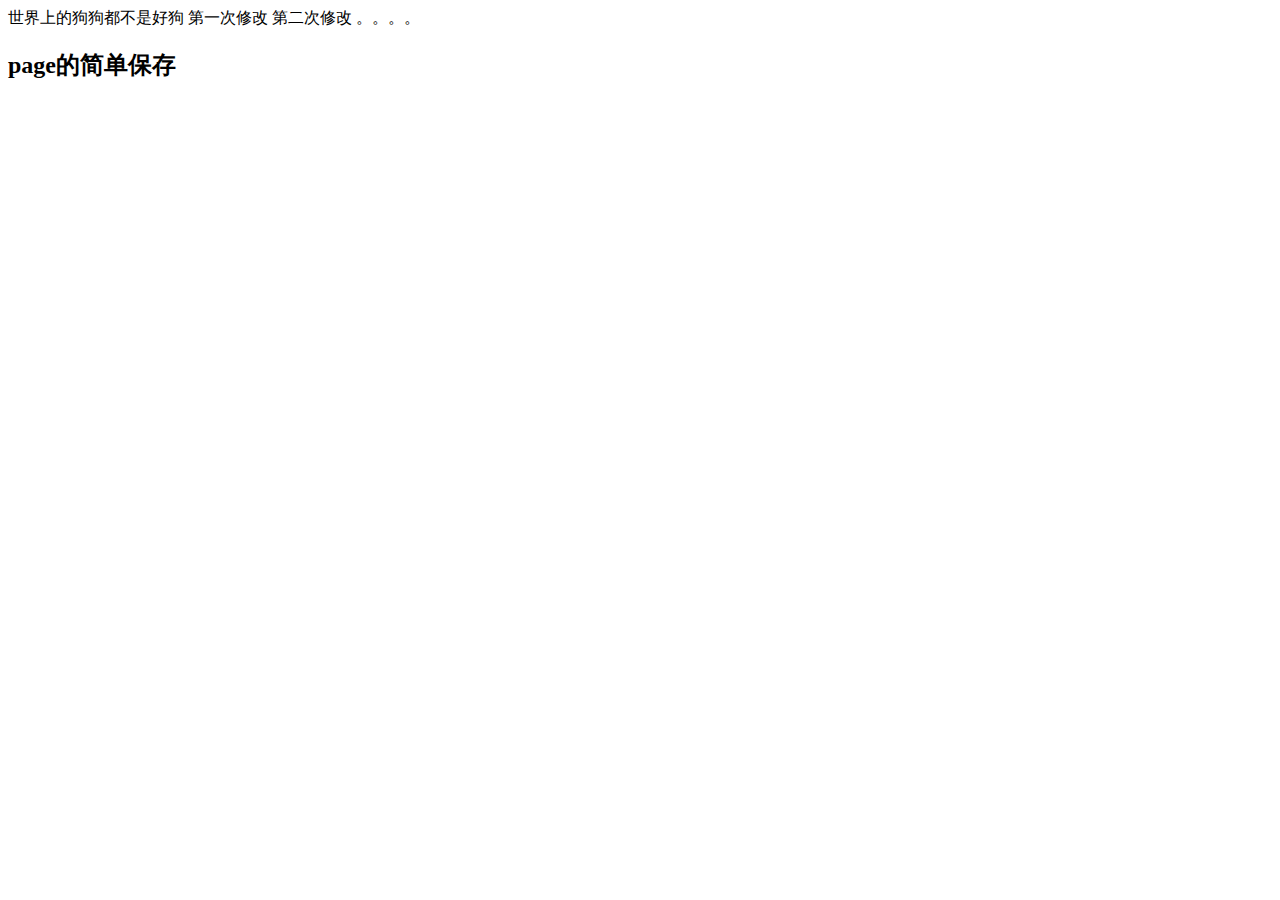
<file: app/index.html>
<!DOCTYPE HTML PUBLIC "-//W3C//DTD HTML 4.01 Transitional//EN" "http://www.w3.org/TR/html4/loose.dtd">
<html lang="en">
<head>
	<meta http-equiv="Content-Type" content="text/html;charset=UTF-8">
	<title>提交文档数据类型</title>
</head>
<body>
世界上的狗狗都不是好狗
第一次修改
第二次修改
。。。。
<h2>page的简单保存</h2>
	
</body>
</html>
</file>
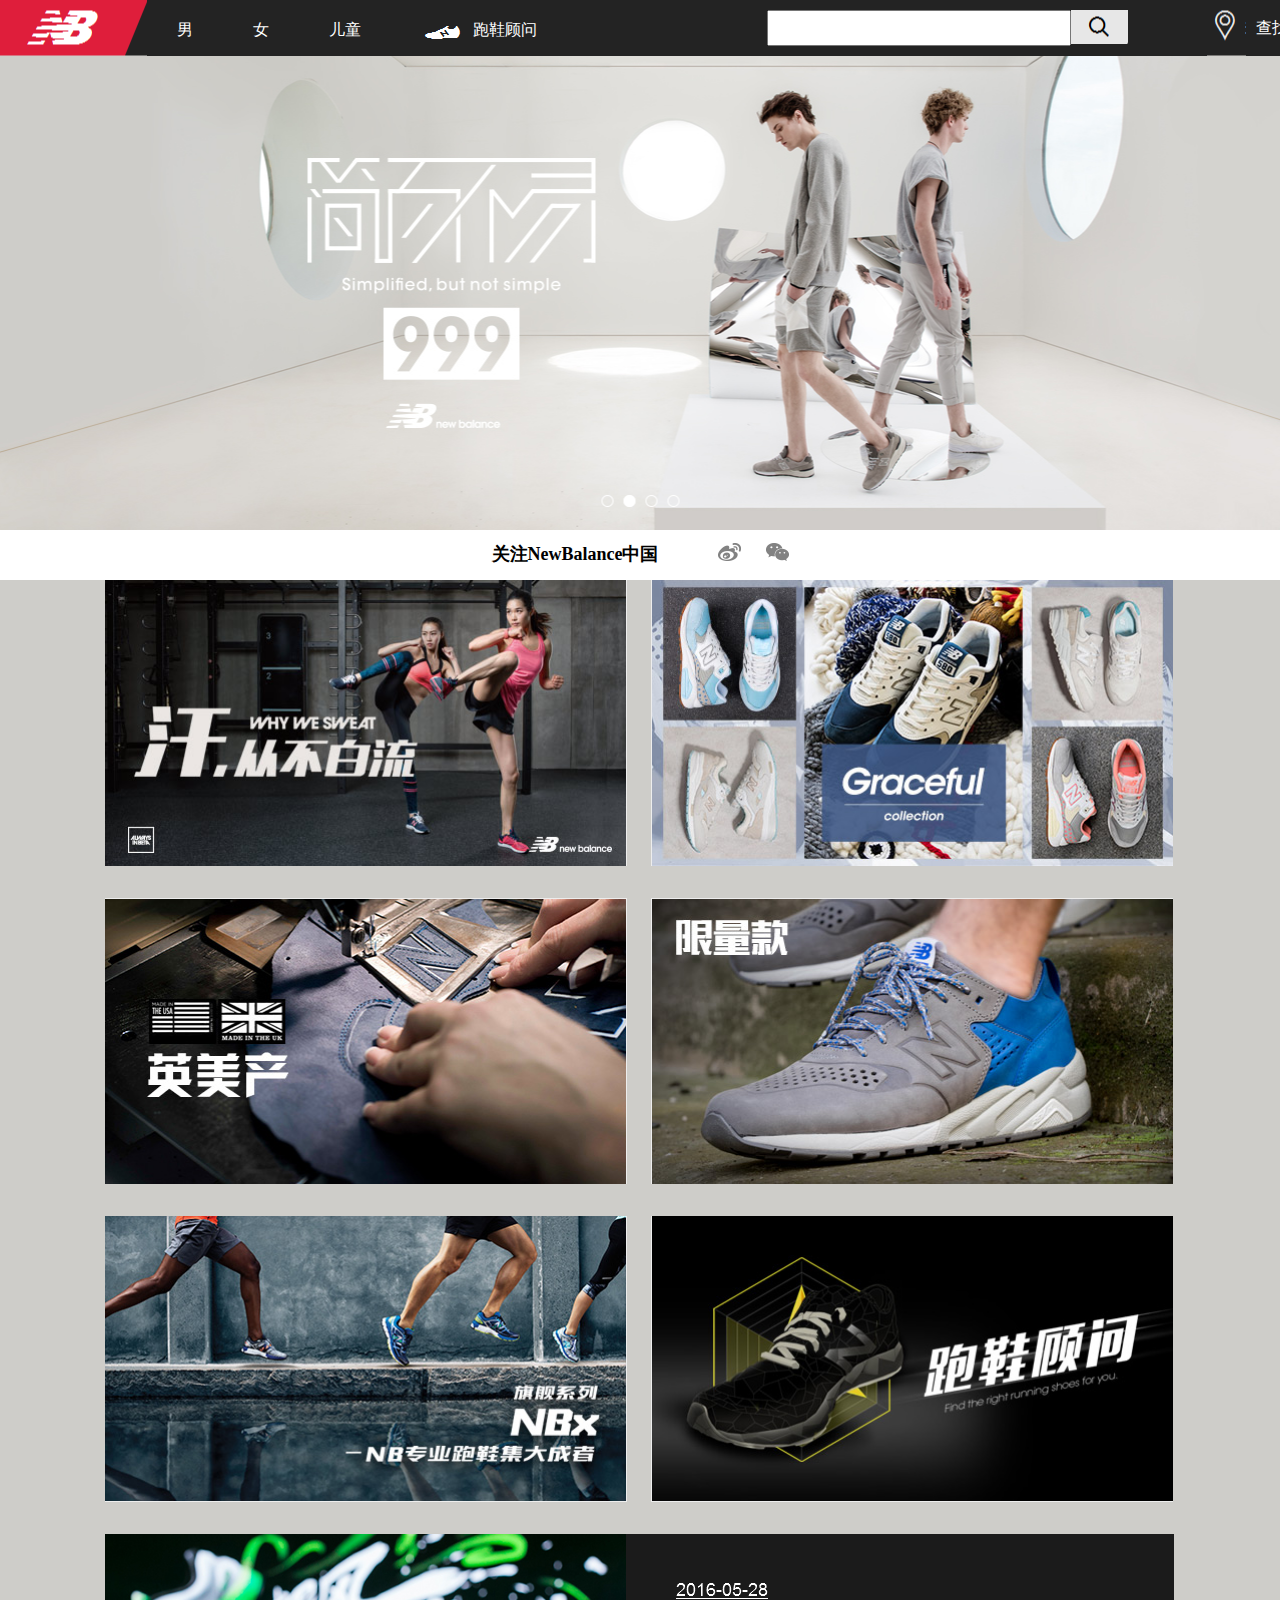
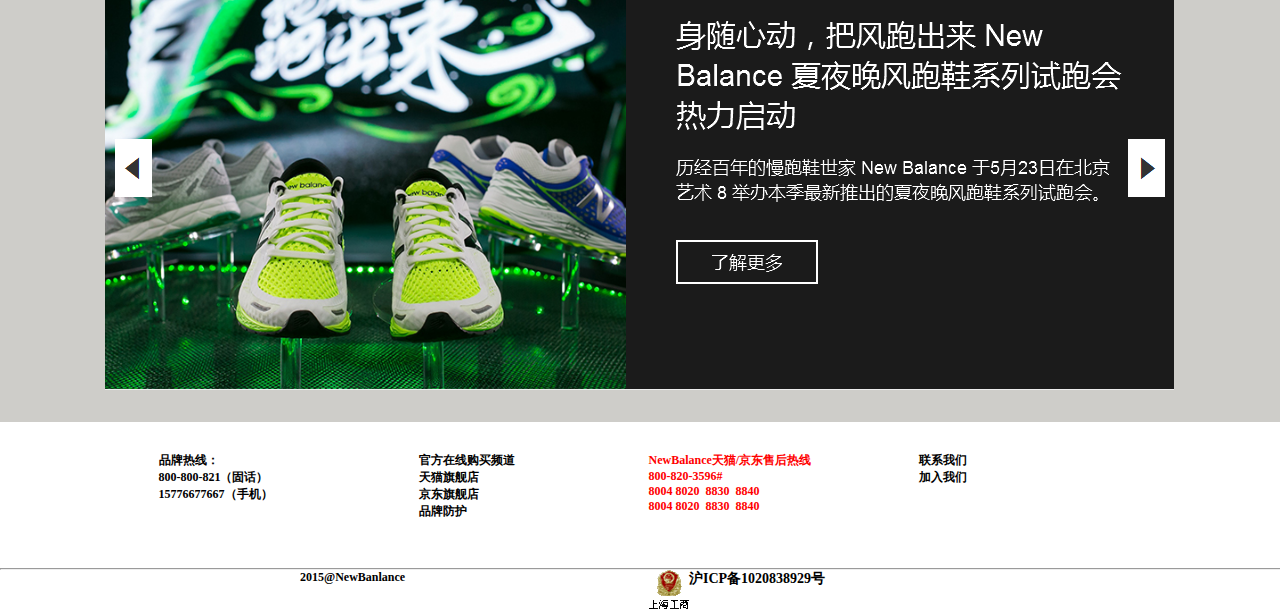
<file: newbalance/index.html>
<!DOCTYPE HTML PUBLIC "-//W3C//DTD HTML 4.01 Transitional//EN" "http://www.w3.org/TR/html4/loose.dtd">
<html lang="en">
<head>
	<meta http-equiv="Content-Type" content="text/html;charset=UTF-8">
	<title>新百伦首页</title>
	<link rel="stylesheet" href="css/css.css">
	<link rel="stylesheet" href="css/common.css">
</head>
<body>
<div class="header">
    <div class="top"> 
     <div class="logo"></div>
     <div class="nav">
	 <ul>
	 <li class="sex_">男</li>
	 <li class="sex_">女</li>
	 <li class="sex_">儿童</li>
	 <li class="sex_"><span class="shoe"></span>跑鞋顾问</li>
	 </ul>
	 	 </div>
<div class="search"><input type="text"></div>
<div class="search_logo"></div>
<div class="nav_2"><span></span><p>查找门店</p></div>
        </div>
		</div>
		<div class="ad_container">
	<div class="ad">
	</div>
	</div>
	<div class="blank"><p>关注NewBalance中国</p><span class="weibo"></span><span class="weixin"></span></div>
	<div class="content">
	<div class="bodyy">
	<ul>
	<li class="p_1"></li>
	<li class="p_2"></li>
	<li class="p_3"></li>
	<li class="p_4"></li>
	<li class="p_5"></li>
	<li class="p_6"></li>
	<li class="p_7"></li>
	<li class="p_8"></li>
	</ul>
	</div>
	
	
	</div>
	<div class="info">
	<div class="infoin_f">
	<ul>
	<li>品牌热线：</li>
	<li>800-800-821（固话）</li>
	<li>15776677667（手机）</li>
	
	</ul>
	
	</div>
	<div class="infoin">
	<ul>
	<li>官方在线购买频道</li>
	<li>天猫旗舰店</li>
	<li>京东旗舰店</li>
	<li>品牌防护</li>
	</ul>

	</div>
	<div class="infoin_x">
	<ul>
	<li>NewBalance天猫/京东售后热线</li>
	<li><span></span>800-820-3596#</li>
	<li>8004&nbsp;8020&nbsp; 8830&nbsp; 8840</li>
	<li>8004&nbsp;8020&nbsp; 8830&nbsp; 8840</li>
	</ul>

	
	</div>
	<div class="infoin">
	<ul>
	<li>联系我们</li>
	<li>加入我们</li>
	
	</ul>
	</div>
    </div>
	</div>
<hr/>
	<div class="foot_c">
	<div class="foot">
	
	<p class="l_1">2015@NewBanlance</p>
	
	<span></span>
	<p class="ggg">沪ICP备1020838929号</p>
	</div>
	</div>
</body>
</html>
</file>
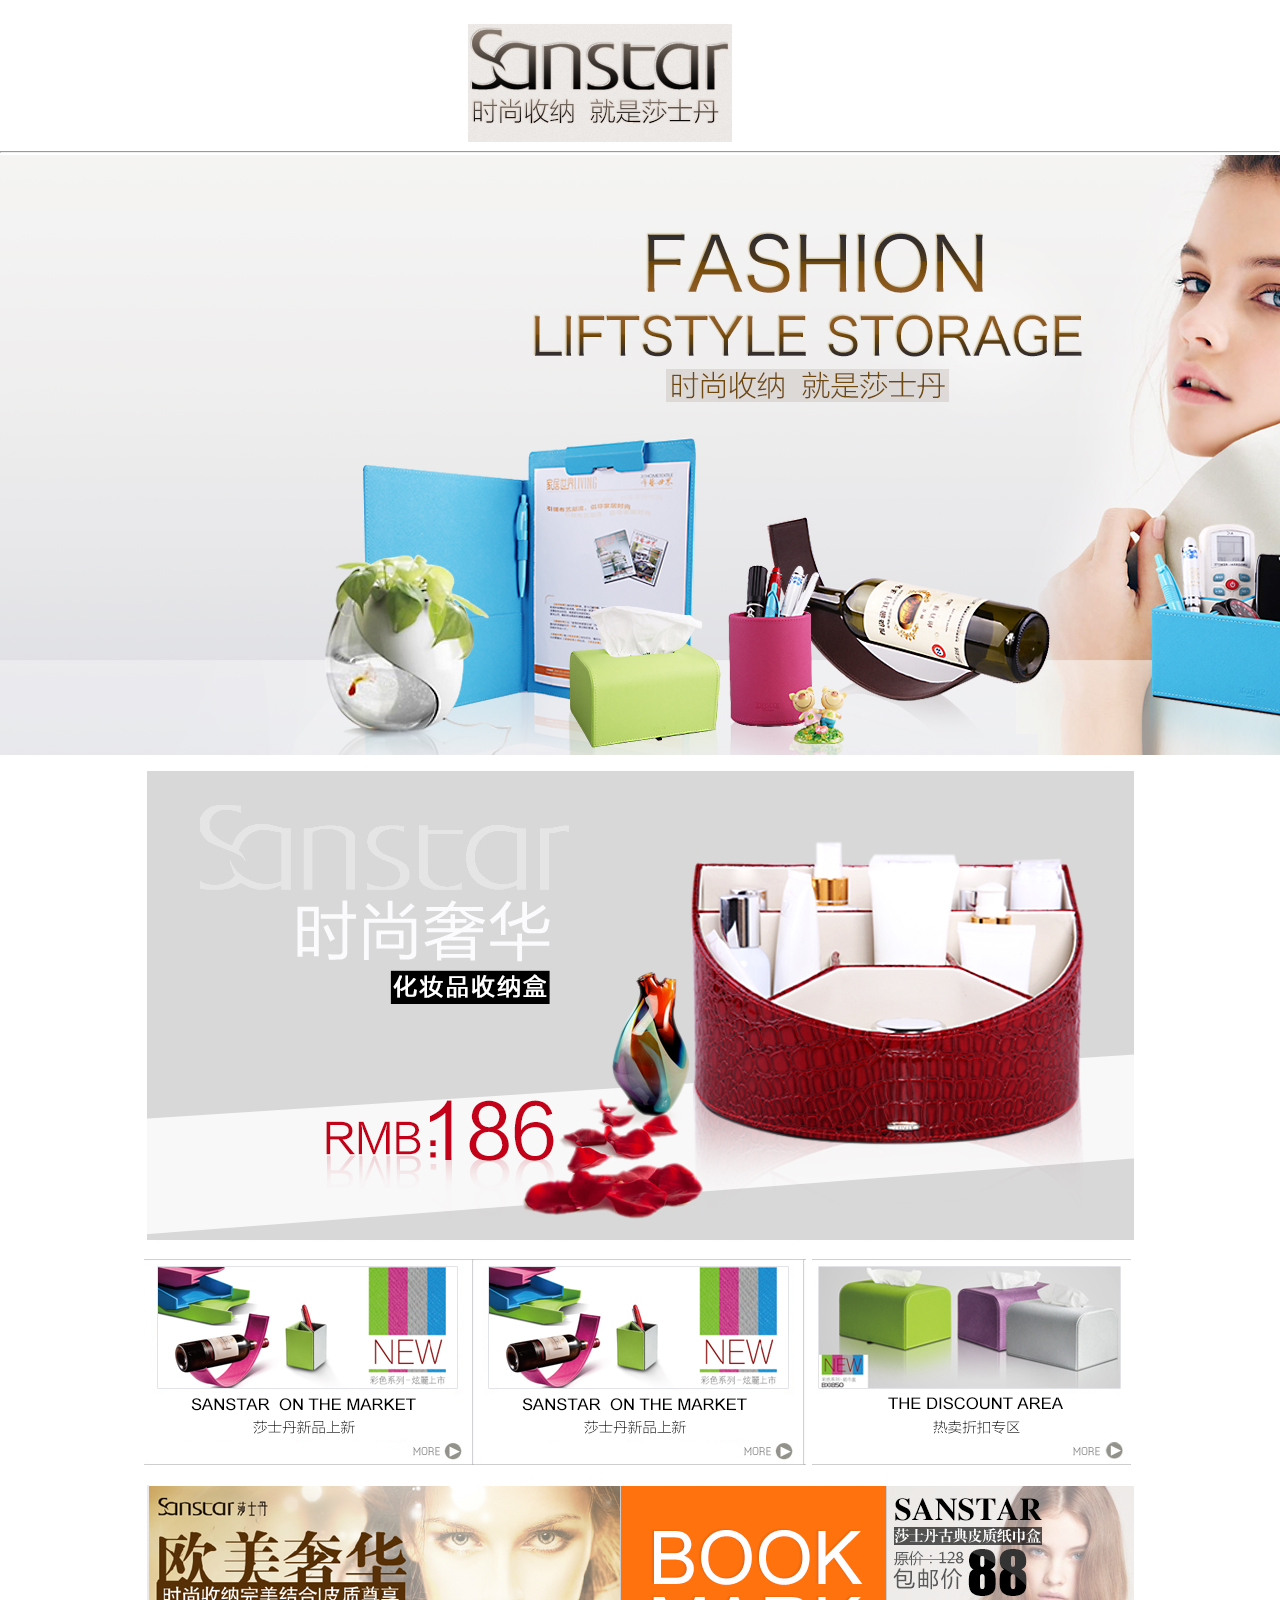
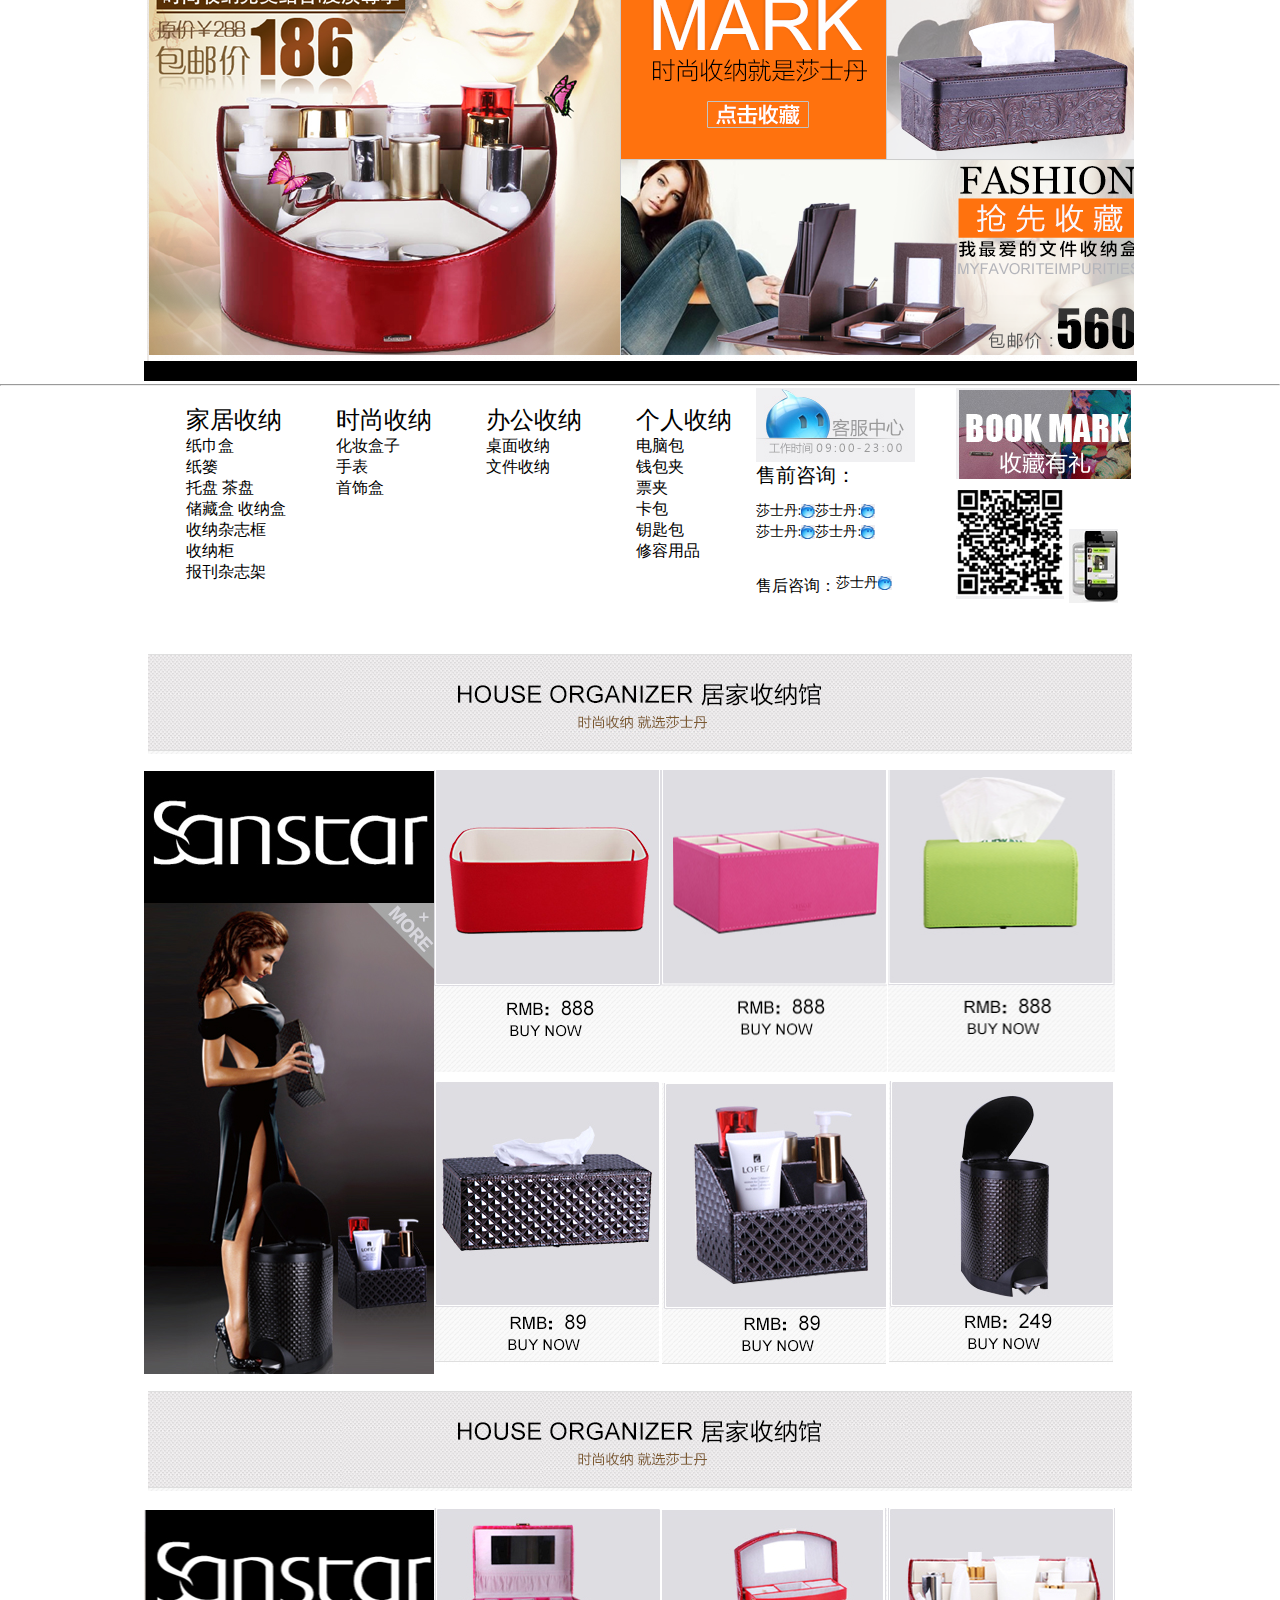
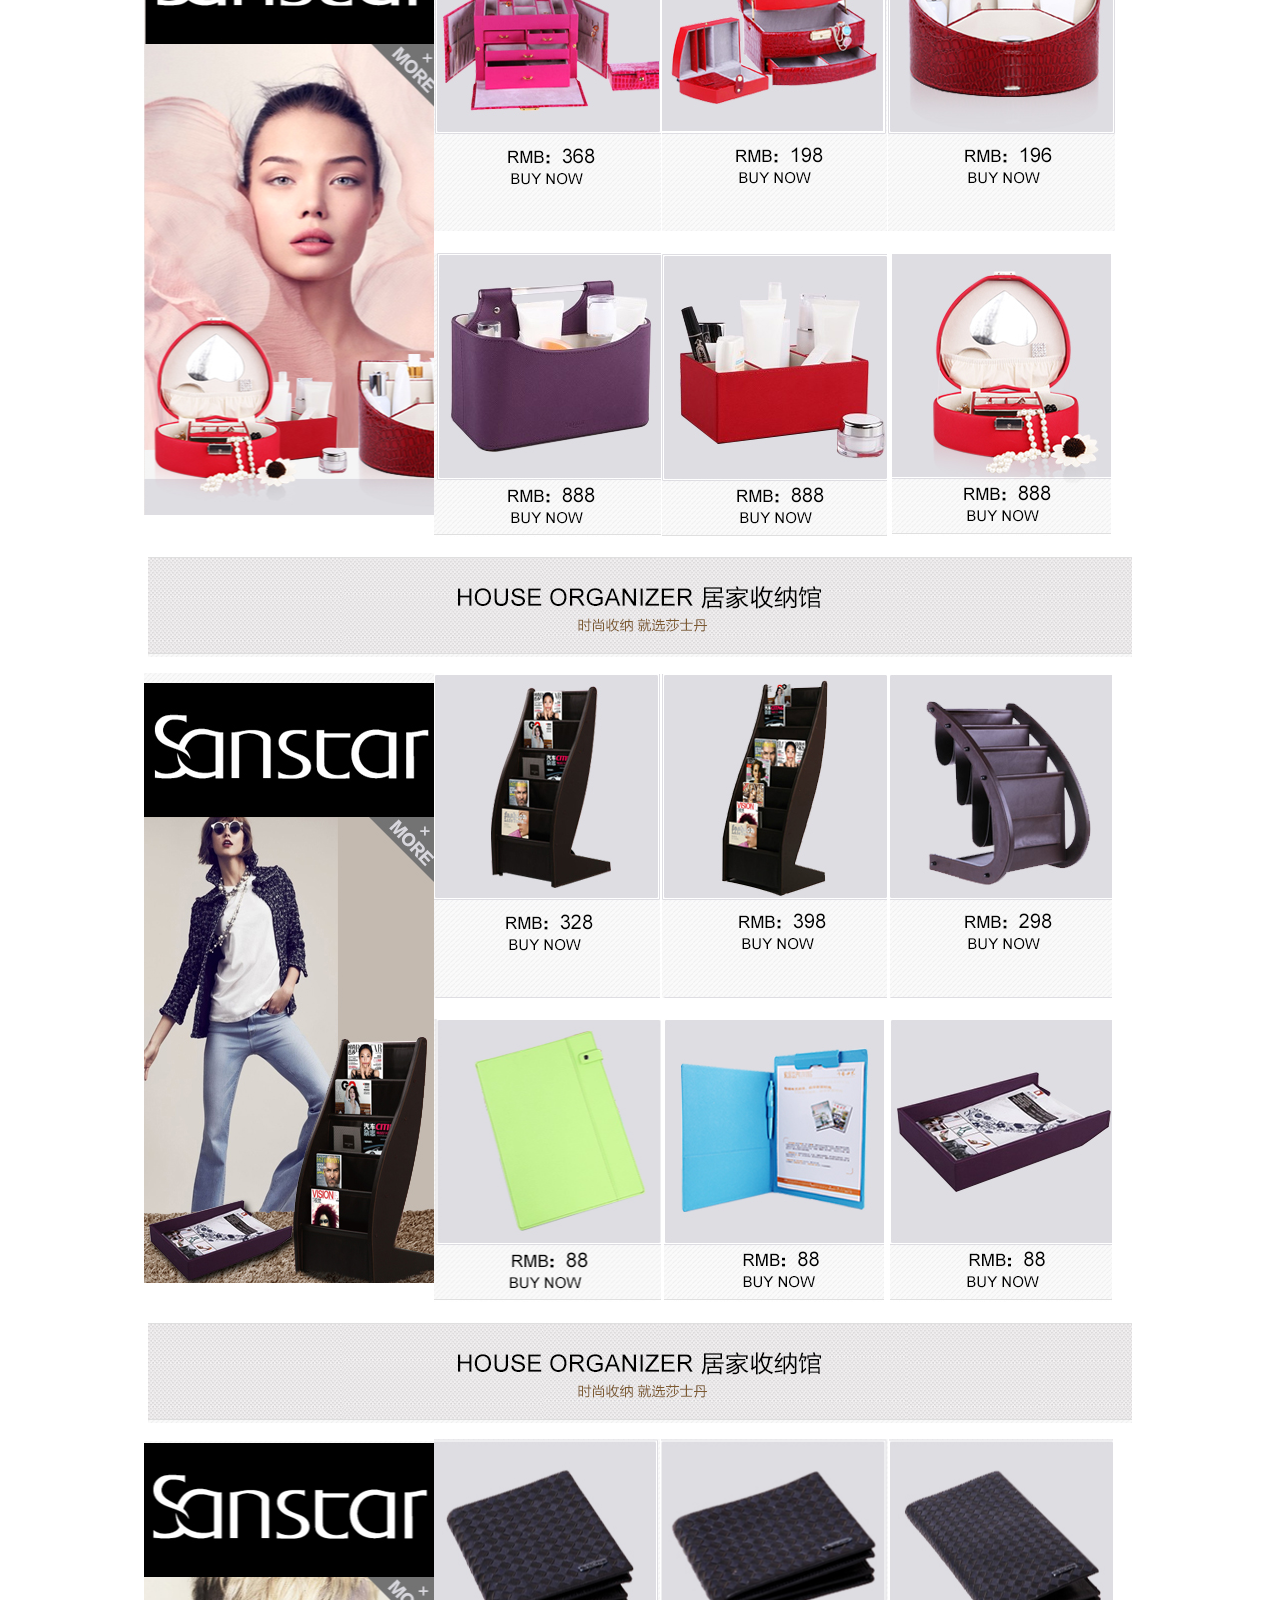
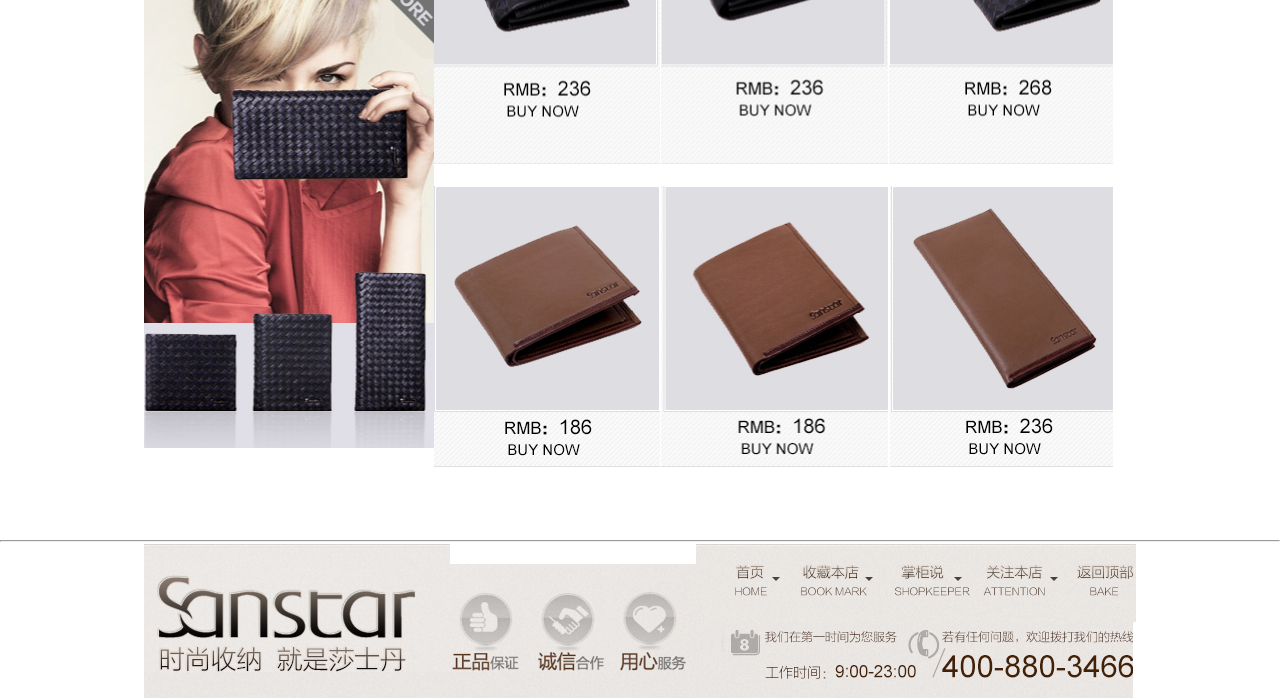
<file: ssd/index.html>
<!DOCTYPE HTML PUBLIC "-//W3C//DTD HTML 4.01 Transitional//EN" "http://www.w3.org/TR/html4/loose.dtd">
<html>
<head>
	<meta http-equiv="Content-Type" content="text/html;charset=UTF-8">
	<title>莎士单首页</title>
	<link rel="stylesheet" href="css.css">
	<link rel="stylesheet" href="reset.css">
</head>
<body>
<div class="header">
<div class="logo"></div>
<div class="home"> 
<ul>
<li>首页</li>
<li>全部分类</li>
<li>居家收纳</li>
<li>时尚收纳</li>
<li>办公收纳</li>
<li>商品促销</li>
<li>品牌故事</li>



</ul>
</div>
</div>

<hr>

<div class="ad"></div>
<div class="blank"></div>
<div class="content">
<div class="bannerone"></div>
<div class="blank"></div>
<div class="bannertwo">
<div class="cone"></div>
<div class="ctwo"></div>
<div class="cthree"></div>
</div>
<div class="blank"></div>
<div class="bannerthree"></div>



<div class="black"></div>


<hr>
<div class="taobao">
<div class="pay1">
<ul classs="bigtext">
<li class="big_text">家居收纳</li>
<li class="text">纸巾盒</li>
<li class="text">纸篓</li>
<li class="text">托盘&nbsp茶盘</li>
<li class="text">储藏盒&nbsp收纳盒</li>
<li class="text">收纳杂志框</li>
<li class="text">收纳柜</li>
<li class="text">报刊杂志架</li>

</ul>

</div>
<div class="pay2">
<ul class="bigtext">
<li class="big_text">时尚收纳</li>
<li class="text">化妆盒子</li>
<li class="text">手表</li>
<li class="text">首饰盒</li>
</ul>
</div>
<div class="pay3">
<ul class="bigtext">
<li class="big_text">办公收纳</li>
<li class="text">桌面收纳</li>
<li class="text">文件收纳</li>
</ul>

</div>
<div class="pay4">
<ul class="bigtext">
<li class="big_text">个人收纳</li>
<li class="text">电脑包</li>
<li class="text">钱包夹</li>
<li class="text">票夹</li>
<li class="text">卡包</li>
<li class="text">钥匙包</li>
<li class="text">修容用品</li>
</ul>
</div>
<div class="blank_1"></div>
<div class="center">
<div class="logo_tb"></div>
<div class="server_tb"><p>售前咨询：</p></div>
<div class="taobao_letter">

<p class="l1">莎士丹:</p>
<span class="logo_tb2"></span>
<p class="l1">莎士丹:</p>
<span class="logo_tb2"></span>


</div>
<div class="taobao_letter">

<p class="l1">莎士丹:</p>
<span class="logo_tb2"></span>
<p class="l1">莎士丹:</p>
<span class="logo_tb2"></span>


</div>

<div class="taobao_letter"></div>
<div class="server_tb2"><p>售后咨询：</p><p class="l2">莎士丹</p><span class="logo_tb2"></span></div>

</div>
<div class="blank_1"></div>
<div class="card">
<div class="sg"></div>
<div class="card_1"></div>
<div class="phone"></div>


</div>
</div>

</div>

<div class="blank"></div>
<div class="product">
<div class="ad_long"></div>
<div class="blank"></div>
<div class="p1">
<div class="p1_1" ></div>
<div class="p1_2" ></div>
<div class="p1_3" ></div>
<div class="p1_4" ></div>
<div class="p1_5" ></div>
<div class="p1_6" ></div>
<div class="p1_7" ></div>
</div>
<div class="blank"></div>
<div class="ad_long"></div>
<div class="blank"></div>
<div class="p2">
<div class="p2_1" ></div>
<div class="p2_2" ></div>
<div class="p2_3" ></div>
<div class="p2_4" ></div>
<div class="p2_5" ></div>
<div class="p2_6" ></div>
<div class="p2_7" ></div>
</div>
<div class="ad_long"></div>
<div class="blank"></div>
<div class="p3">
<div class="p3_1" ></div>
<div class="p3_2" ></div>
<div class="p3_3" ></div>
<div class="p3_4" ></div>
<div class="p3_5" ></div>
<div class="p3_6" ></div>
<div class="p3_7" ></div>
</div>
<div class="ad_long"></div>
<div class="blank"></div>
<div class="p4">
<div class="p4_1" ></div>
<div class="p4_2" ></div>
<div class="p4_3" ></div>
<div class="p4_4" ></div>
<div class="p4_5" ></div>
<div class="p4_6" ></div>
<div class="p4_7" ></div>
</div>

</div>
<div class="blank"></div>
<div class="blank"></div>
<div class="blank"></div>
<hr/>
<div class="footer">
<div class="logo2"></div>
<div class="kouhao"></div>
<div class="back"></div>
<div class="time"></div>



</div>

	
</body>
</html>
</file>
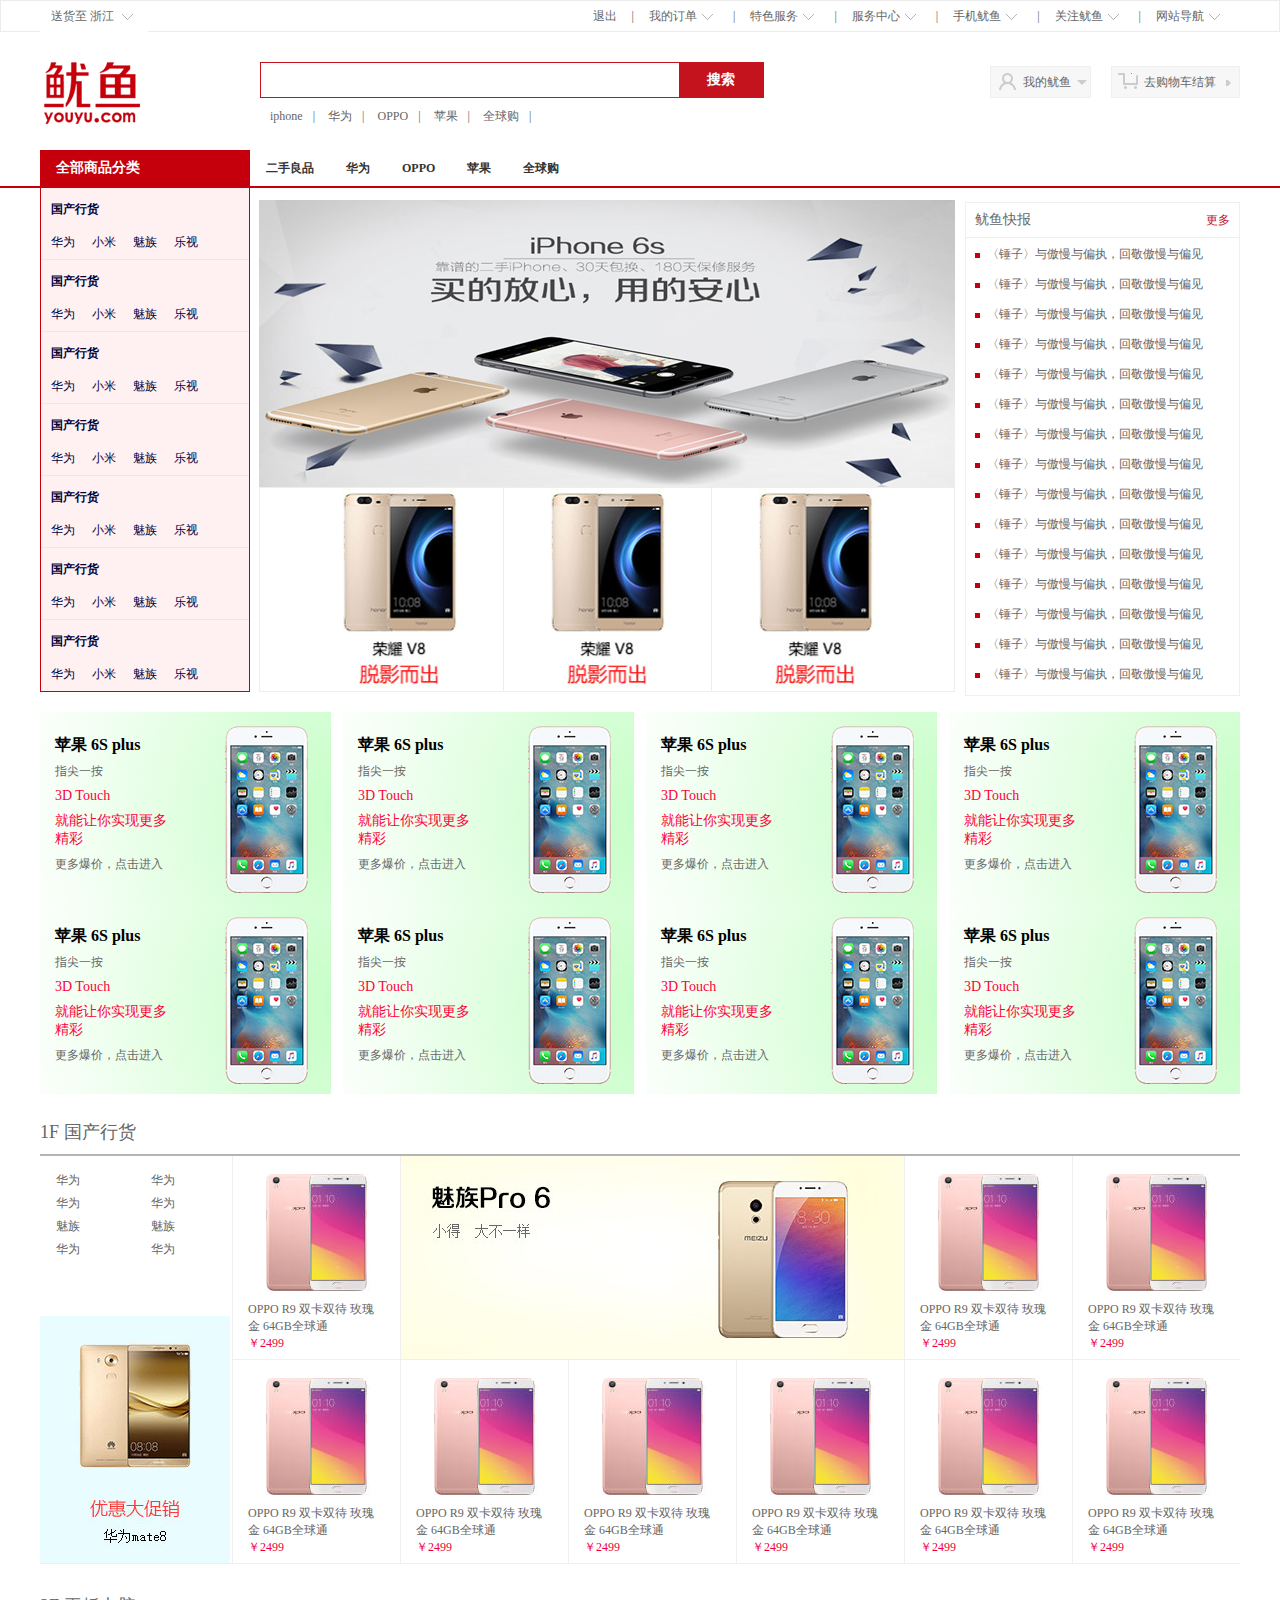
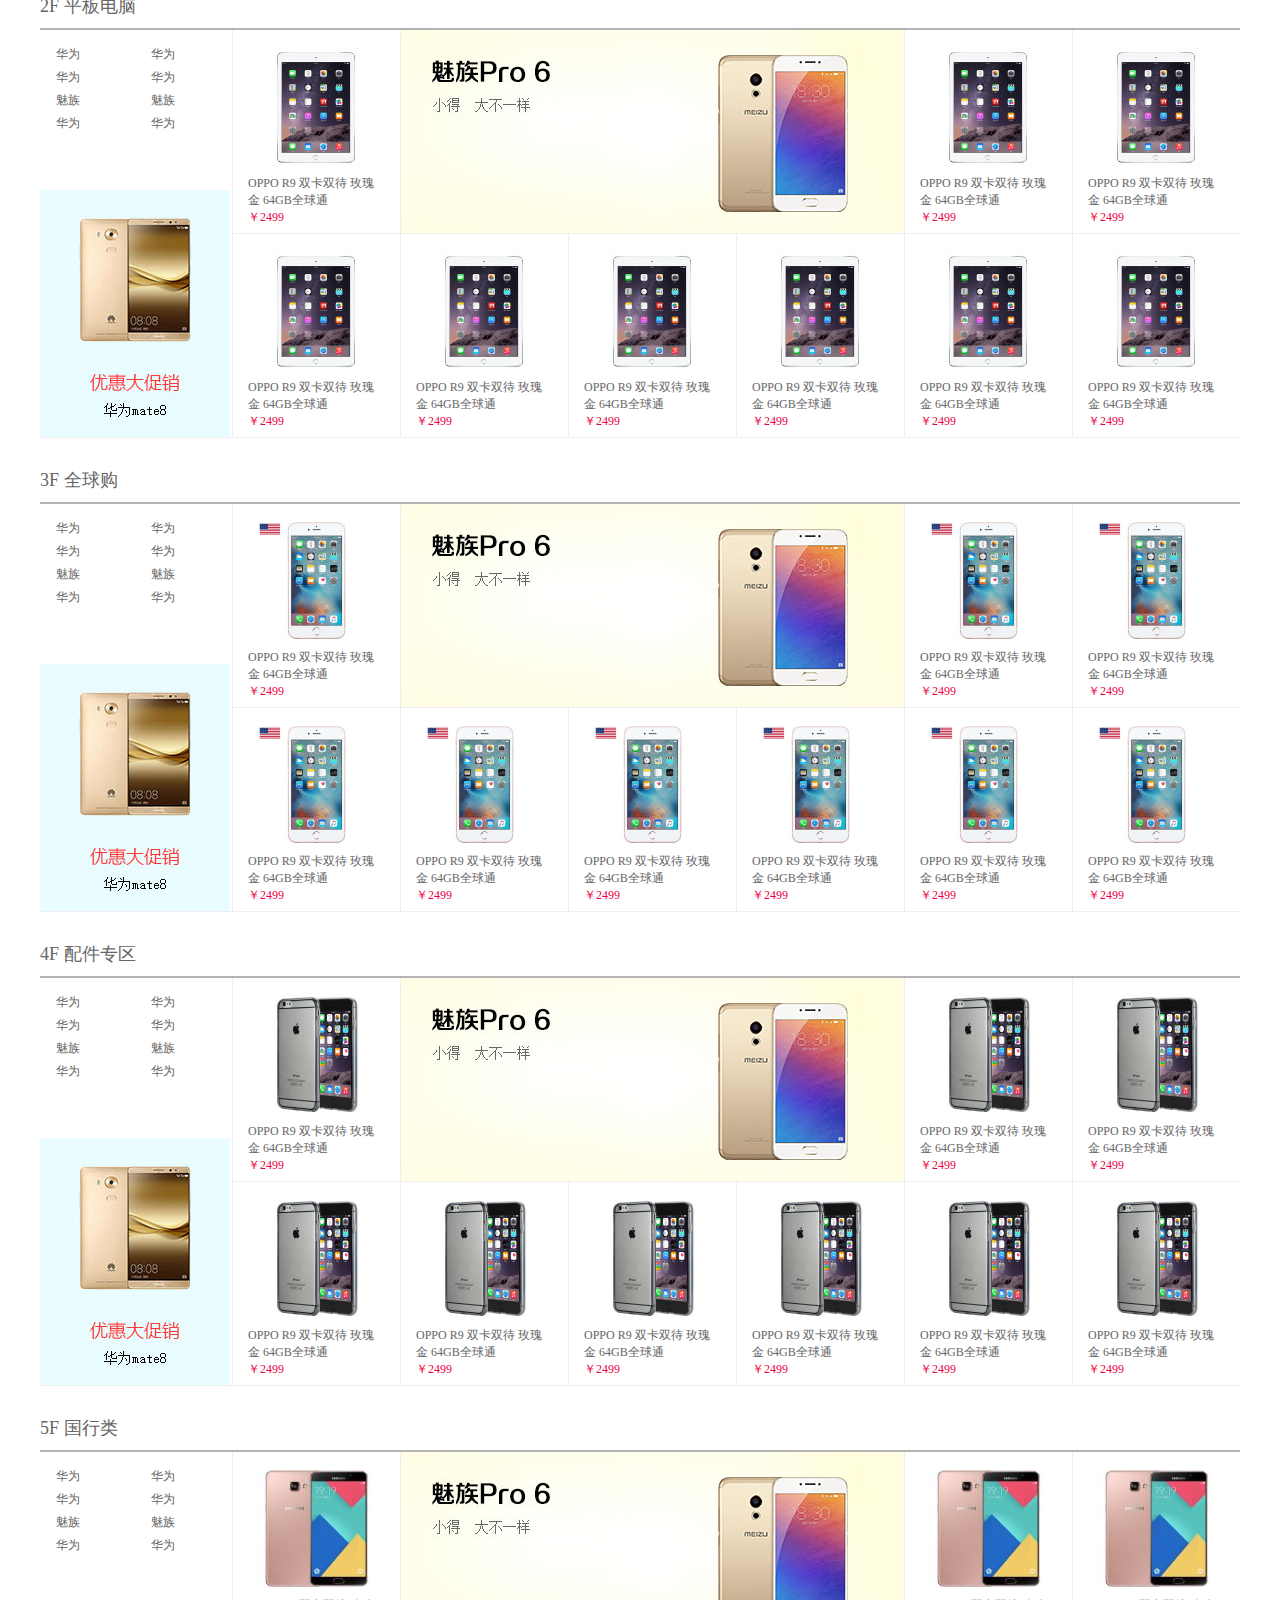
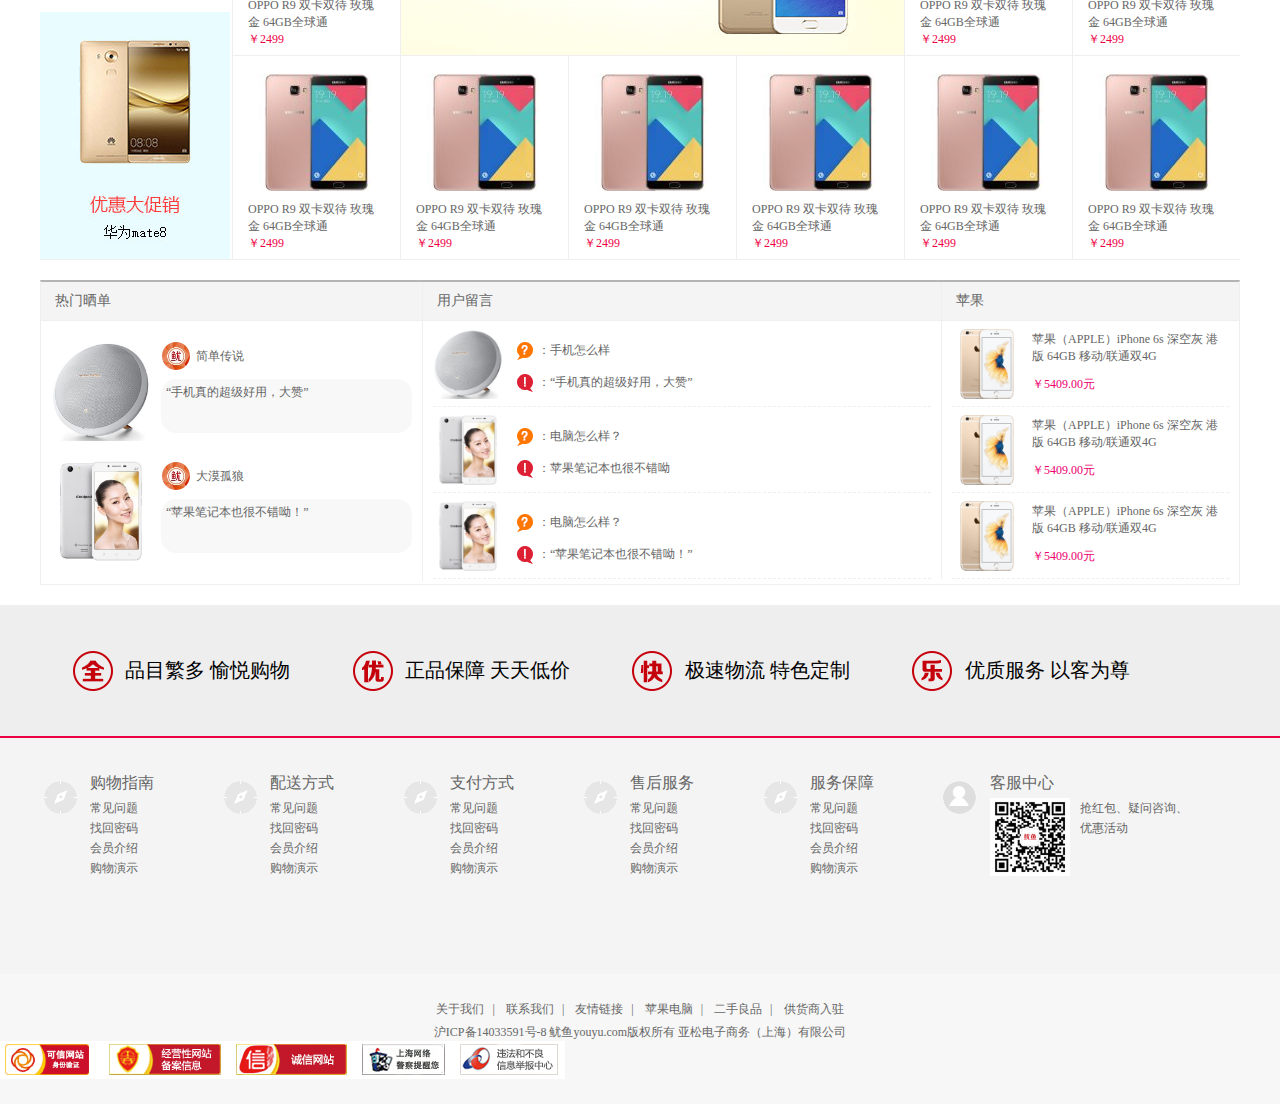
<file: youyu/index.html>
<!DOCTYPE HTML PUBLIC "-//W3C//DTD HTML 4.01 Transitional//EN" "http://www.w3.org/TR/html4/loose.dtd">
<html>
<head>
<meta http-equiv="Content-Type" content="text/html; charset=utf-8">
<title>鱿鱼网-首页</title>
<link rel="stylesheet" href="css/common.css"/>
<link rel="stylesheet" href="css/style.css" />
<link rel="stylesheet" href="css/icons.css" />
<link rel="stylesheet" href="css/table.css" />
</head>
<body>
	<!--顶部-->
	<div class="top">
    	<div class="top_center">
        	<div class="ship">
            	送货至 
                <b>浙江</b>
                <span class="jt_down"></span>
            </div>
            <ul class="top_bars">
            	<li><a href="#">退出</a>|</li>
                <li><a href="#">我的订单<span class="jt_down"></span></a>|</li>
                <li><a href="#">特色服务<span class="jt_down"></span></a>|</li>
                <li><a href="#">服务中心<span class="jt_down"></span></a>|</li>
                <li><a href="#">手机鱿鱼<span class="jt_down"></span></a>|</li>
                <li><a href="#">关注鱿鱼<span class="jt_down"></span></a>|</li>
                <li><a href="#">网站导航<span class="jt_down"></span></a></li>
            </ul>
        </div>
    </div>
    <!--头部-->
    <div class="header3">
    	<a href="#"><img src="images/logo.png"></a>
    	<div class="h3_center">
        	<div class="search_box">
            	<input type="text"/>
                <span>搜索</span>
            </div>
            <p>
            	<a href="#">iphone</a>|
            	<a href="#">华为</a>|
                <a href="#">OPPO</a>|
                <a href="#">苹果</a>|
                <a href="#">全球购</a>|
            </p>
        </div>
        <div class="h3_right">
        	<div class="myyy">
            	我的鱿鱼
                <span class="sj_down"></span>
             </div>
            <div class="tsc">
            	去购物车结算
                <span class="sj_right"></span>
            </div>
        </div>
    </div>
    <!--头部导航-->
    <div class="nav_top">
    	<div class="nav_top_center">
            <div>
                全部商品分类
            </div>
            <ul>
                <li><a href="#">二手良品</a></li>
                <li><a href="#">华为</a></li>
                <li><a href="#">OPPO</a></li>
                <li><a href="#">苹果</a></li>
                <li><a href="#">全球购</a></li>
            </ul>
        </div>
    </div>
    
	<div class="container3">
    	<div class="c3_b1">
        	<div class="c3_b1_left">
            	<dl>
               		<dd>
                    	<h1>国产行货</h1>
                    	<p>
                        	<a href="#">华为</a>
                           	<a href="#">小米</a>
                            <a href="#">魅族</a>
                            <a href="#">乐视</a>
                      	</p>
                    </dd>
                    <dd>
                    	<h1>国产行货</h1>
                    	<p>
                        	<a href="#">华为</a>
                           	<a href="#">小米</a>
                            <a href="#">魅族</a>
                            <a href="#">乐视</a>
                      	</p>
                    </dd>
                    <dd>
                    	<h1>国产行货</h1>
                    	<p>
                        	<a href="#">华为</a>
                           	<a href="#">小米</a>
                            <a href="#">魅族</a>
                            <a href="#">乐视</a>
                      	</p>
                    </dd>
                    <dd>
                    	<h1>国产行货</h1>
                    	<p>
                        	<a href="#">华为</a>
                           	<a href="#">小米</a>
                            <a href="#">魅族</a>
                            <a href="#">乐视</a>
                      	</p>
                    </dd>
                    <dd>
                    	<h1>国产行货</h1>
                    	<p>
                        	<a href="#">华为</a>
                           	<a href="#">小米</a>
                            <a href="#">魅族</a>
                            <a href="#">乐视</a>
                      	</p>
                    </dd>
                    <dd>
                    	<h1>国产行货</h1>
                    	<p>
                        	<a href="#">华为</a>
                           	<a href="#">小米</a>
                            <a href="#">魅族</a>
                            <a href="#">乐视</a>
                      	</p>
                    </dd>
                    <dd class="last">
                    	<h1>国产行货</h1>
                    	<p>
                        	<a href="#">华为</a>
                           	<a href="#">小米</a>
                            <a href="#">魅族</a>
                            <a href="#">乐视</a>
                      	</p>
                    </dd>
                </dl>
            </div>
            <div class="c3_b1_center">
            	<div>
                	<a href="#"><img src="images/ad1.png"></a>
                </div>
                <div class="c3_b1_c_bottom">
                    <ul>
                    	<span class="sw1"></span>
                        <span class="sw2"></span>
                        <li>
                           <a href="#"><img src="images/p01.jpg"/></a> 
                        </li>
                       <li>
                           <a href="#"><img src="images/p01.jpg"/></a> 
                        </li>
                        <li>
                           <a href="#"><img src="images/p01.jpg"/></a> 
                        </li>
                    </ul>
            	</div>
            </div>
            <div class="c3_b1_right">
            	<h1>鱿鱼快报<a href="#">更多</a></h1>
            	<ul>
                	<li><a href="#">〈锤子〉与傲慢与偏执，回敬傲慢与偏见</a></li>
                    <li><a href="#">〈锤子〉与傲慢与偏执，回敬傲慢与偏见</a></li>
                    <li><a href="#">〈锤子〉与傲慢与偏执，回敬傲慢与偏见</a></li>
                    <li><a href="#">〈锤子〉与傲慢与偏执，回敬傲慢与偏见</a></li>
                    <li><a href="#">〈锤子〉与傲慢与偏执，回敬傲慢与偏见</a></li>
                    <li><a href="#">〈锤子〉与傲慢与偏执，回敬傲慢与偏见</a></li>
                    <li><a href="#">〈锤子〉与傲慢与偏执，回敬傲慢与偏见</a></li>
                    <li><a href="#">〈锤子〉与傲慢与偏执，回敬傲慢与偏见</a></li>
                    <li><a href="#">〈锤子〉与傲慢与偏执，回敬傲慢与偏见</a></li>
                    <li><a href="#">〈锤子〉与傲慢与偏执，回敬傲慢与偏见</a></li>
                    <li><a href="#">〈锤子〉与傲慢与偏执，回敬傲慢与偏见</a></li>
                    <li><a href="#">〈锤子〉与傲慢与偏执，回敬傲慢与偏见</a></li>
                    <li><a href="#">〈锤子〉与傲慢与偏执，回敬傲慢与偏见</a></li>
                    <li><a href="#">〈锤子〉与傲慢与偏执，回敬傲慢与偏见</a></li>
                    <li><a href="#">〈锤子〉与傲慢与偏执，回敬傲慢与偏见</a></li>
                </ul>
            </div>
            <div style="clear:both"></div>
        </div>
        <div class="c3_b2">
        	<ul>
            	<li>
                	<div class="c3_b2_txt">
                    	<h1>苹果 6S plus</h1>
                        <p>指尖一按</p>
                        <h2>3D Touch</h2>
                        <h2>就能让你实现更多精彩</h2>
                        <p><a href="#">更多爆价，点击进入</a></p>
                    </div>
                </li>
                <li>
                	<div class="c3_b2_txt">
                    	<h1>苹果 6S plus</h1>
                        <p>指尖一按</p>
                        <h2>3D Touch</h2>
                        <h2>就能让你实现更多精彩</h2>
                        <p><a href="#">更多爆价，点击进入</a></p>
                    </div>
                </li>
                <li>
                	<div class="c3_b2_txt">
                    	<h1>苹果 6S plus</h1>
                        <p>指尖一按</p>
                        <h2>3D Touch</h2>
                        <h2>就能让你实现更多精彩</h2>
                        <p><a href="#">更多爆价，点击进入</a></p>
                    </div>
                </li>
                <li class="no_mr">
                	<div class="c3_b2_txt">
                    	<h1>苹果 6S plus</h1>
                        <p>指尖一按</p>
                        <h2>3D Touch</h2>
                        <h2>就能让你实现更多精彩</h2>
                        <p><a href="#">更多爆价，点击进入</a></p>
                    </div>
                </li>
                <li>
                	<div class="c3_b2_txt">
                    	<h1>苹果 6S plus</h1>
                        <p>指尖一按</p>
                        <h2>3D Touch</h2>
                        <h2>就能让你实现更多精彩</h2>
                        <p><a href="#">更多爆价，点击进入</a></p>
                    </div>
                </li>
                <li>
                	<div class="c3_b2_txt">
                    	<h1>苹果 6S plus</h1>
                        <p>指尖一按</p>
                        <h2>3D Touch</h2>
                        <h2>就能让你实现更多精彩</h2>
                        <p><a href="#">更多爆价，点击进入</a></p>
                    </div>
                </li>
                <li>
                	<div class="c3_b2_txt">
                    	<h1>苹果 6S plus</h1>
                        <p>指尖一按</p>
                        <h2>3D Touch</h2>
                        <h2>就能让你实现更多精彩</h2>
                        <p><a href="#">更多爆价，点击进入</a></p>
                    </div>
                </li>
                <li class="no_mr">
                	<div class="c3_b2_txt">
                    	<h1>苹果 6S plus</h1>
                        <p>指尖一按</p>
                        <h2>3D Touch</h2>
                        <h2>就能让你实现更多精彩</h2>
                        <p><a href="#">更多爆价，点击进入</a></p>
                    </div>
                </li>
            </ul>
        </div>
    	<!--一层，国产行货-->
        <div class="c3_b3">
        	<h1>1F 国产行货</h1>
            <div class="c3_b3_box">
            	<div class="c3_b3_box_x">
                	<div class="c3_b3_box_x_top">
                    	<ul>
                        	<li><a href="#">华为</a></li>
                            <li><a href="#">华为</a></li>
                            <li><a href="#">魅族</a></li>
                            <li><a href="#">华为</a></li>
                        </ul>
                        <ul>
                        	<li><a href="#">华为</a></li>
                            <li><a href="#">华为</a></li>
                            <li><a href="#">魅族</a></li>
                            <li><a href="#">华为</a></li>
                        </ul>
                    </div>
                    <div class="c3_b3_box_x_bottom">
                    	<img src="images/f13.jpg">
                    </div>
                </div>
                <div class="c3_b3_box_y">
                	<table class="c3_b3_box_tbl">
                    	<tr>
                        	<td class="c3_b3_box_tbl_p1">
                            	<img src="images/f11.jpg">
                                <div>
                                	<p><a href="#">OPPO R9 双卡双待 玫瑰金 64GB全球通</a></p>
                                	<h2>￥2499</h2>
                                </div>
                            </td>
                            <td colspan="3" class="c3_b3_box_tbl_p2">
                            	<img src="images/f12.jpg">
                                
                            </td>
                            <td class="c3_b3_box_tbl_p1">
                            	<img src="images/f11.jpg">
                                <div>
                                	<p><a href="#">OPPO R9 双卡双待 玫瑰金 64GB全球通</a></p>
                                	<h2>￥2499</h2>
                                </div>
                            </td>
                            <td class="c3_b3_box_tbl_p1">
                            	<img src="images/f11.jpg">
                                <div>
                                	<p><a href="#">OPPO R9 双卡双待 玫瑰金 64GB全球通</a></p>
                                	<h2>￥2499</h2>
                                </div>
                            </td>
                        </tr>
                        <tr>
                        	<td class="c3_b3_box_tbl_p1">
                            	<img src="images/f11.jpg">
                                <div>
                                	<p><a href="#">OPPO R9 双卡双待 玫瑰金 64GB全球通</a></p>
                                	<h2>￥2499</h2>
                                </div>
                            </td>
                            <td class="c3_b3_box_tbl_p1">
                            	<img src="images/f11.jpg">
                                <div>
                                	<p><a href="#">OPPO R9 双卡双待 玫瑰金 64GB全球通</a></p>
                                	<h2>￥2499</h2>
                                </div>
                            </td>
                            <td class="c3_b3_box_tbl_p1">
                            	<img src="images/f11.jpg">
                                <div>
                                	<p><a href="#">OPPO R9 双卡双待 玫瑰金 64GB全球通</a></p>
                                	<h2>￥2499</h2>
                                </div>
                            </td>
                            <td class="c3_b3_box_tbl_p1">
                            	<img src="images/f11.jpg">
                                <div>
                                	<p><a href="#">OPPO R9 双卡双待 玫瑰金 64GB全球通</a></p>
                                	<h2>￥2499</h2>
                                </div>
                            </td>
                            <td class="c3_b3_box_tbl_p1">
                            	<img src="images/f11.jpg">
                                <div>
                                	<p><a href="#">OPPO R9 双卡双待 玫瑰金 64GB全球通</a></p>
                                	<h2>￥2499</h2>
                                </div>
                            </td>
                            <td class="c3_b3_box_tbl_p1">
                            	<img src="images/f11.jpg">
                                <div>
                                	<p><a href="#">OPPO R9 双卡双待 玫瑰金 64GB全球通</a></p>
                                	<h2>￥2499</h2>
                                </div>
                            </td>
                        </tr>
                    </table>
                </div>
            </div>
        </div>
        <!--1层接结束-->
        <div class="c20"></div>
        <!--2层 平板电脑-->
        <div class="c3_b3">
        	<h1>2F 平板电脑</h1>
            <div class="c3_b3_box">
            	<div class="c3_b3_box_x">
                	<div class="c3_b3_box_x_top">
                    	<ul>
                        	<li><a href="#">华为</a></li>
                            <li><a href="#">华为</a></li>
                            <li><a href="#">魅族</a></li>
                            <li><a href="#">华为</a></li>
                        </ul>
                        <ul>
                        	<li><a href="#">华为</a></li>
                            <li><a href="#">华为</a></li>
                            <li><a href="#">魅族</a></li>
                            <li><a href="#">华为</a></li>
                        </ul>
                    </div>
                    <div class="c3_b3_box_x_bottom">
                    	<img src="images/f13.jpg">
                    </div>
                </div>
                <div class="c3_b3_box_y">
                	<table class="c3_b3_box_tbl">
                    	<tr>
                        	<td class="c3_b3_box_tbl_p1">
                            	<img src="images/f21.jpg">
                                <div>
                                	<p><a href="#">OPPO R9 双卡双待 玫瑰金 64GB全球通</a></p>
                                	<h2>￥2499</h2>
                                </div>
                            </td>
                            <td colspan="3" class="c3_b3_box_tbl_p2">
                            	<img src="images/f12.jpg">
                                
                            </td>
                            <td class="c3_b3_box_tbl_p1">
                            	<img src="images/f21.jpg">
                                <div>
                                	<p><a href="#">OPPO R9 双卡双待 玫瑰金 64GB全球通</a></p>
                                	<h2>￥2499</h2>
                                </div>
                            </td>
                            <td class="c3_b3_box_tbl_p1">
                            	<img src="images/f21.jpg">
                                <div>
                                	<p><a href="#">OPPO R9 双卡双待 玫瑰金 64GB全球通</a></p>
                                	<h2>￥2499</h2>
                                </div>
                            </td>
                        </tr>
                        <tr>
                        	<td class="c3_b3_box_tbl_p1">
                            	<img src="images/f21.jpg">
                                <div>
                                	<p><a href="#">OPPO R9 双卡双待 玫瑰金 64GB全球通</a></p>
                                	<h2>￥2499</h2>
                                </div>
                            </td>
                            <td class="c3_b3_box_tbl_p1">
                            	<img src="images/f21.jpg">
                                <div>
                                	<p><a href="#">OPPO R9 双卡双待 玫瑰金 64GB全球通</a></p>
                                	<h2>￥2499</h2>
                                </div>
                            </td>
                            <td class="c3_b3_box_tbl_p1">
                            	<img src="images/f21.jpg">
                                <div>
                                	<p><a href="#">OPPO R9 双卡双待 玫瑰金 64GB全球通</a></p>
                                	<h2>￥2499</h2>
                                </div>
                            </td>
                            <td class="c3_b3_box_tbl_p1">
                            	<img src="images/f21.jpg">
                                <div>
                                	<p><a href="#">OPPO R9 双卡双待 玫瑰金 64GB全球通</a></p>
                                	<h2>￥2499</h2>
                                </div>
                            </td>
                            <td class="c3_b3_box_tbl_p1">
                            	<img src="images/f21.jpg">
                                <div>
                                	<p><a href="#">OPPO R9 双卡双待 玫瑰金 64GB全球通</a></p>
                                	<h2>￥2499</h2>
                                </div>
                            </td>
                            <td class="c3_b3_box_tbl_p1">
                            	<img src="images/f21.jpg">
                                <div>
                                	<p><a href="#">OPPO R9 双卡双待 玫瑰金 64GB全球通</a></p>
                                	<h2>￥2499</h2>
                                </div>
                            </td>
                        </tr>
                    </table>
                </div>
            </div>
        </div>
        <!--2层结束-->
        <div class="c20"></div>
        <!--3层 全球购-->
        <div class="c3_b3">
        	<h1>3F 全球购</h1>
            <div class="c3_b3_box">
            	<div class="c3_b3_box_x">
                	<div class="c3_b3_box_x_top">
                    	<ul>
                        	<li><a href="#">华为</a></li>
                            <li><a href="#">华为</a></li>
                            <li><a href="#">魅族</a></li>
                            <li><a href="#">华为</a></li>
                        </ul>
                        <ul>
                        	<li><a href="#">华为</a></li>
                            <li><a href="#">华为</a></li>
                            <li><a href="#">魅族</a></li>
                            <li><a href="#">华为</a></li>
                        </ul>
                    </div>
                    <div class="c3_b3_box_x_bottom">
                    	<img src="images/f13.jpg">
                    </div>
                </div>
                <div class="c3_b3_box_y">
                	<table class="c3_b3_box_tbl">
                    	<tr>
                        	<td class="c3_b3_box_tbl_p1">
                            	<img src="images/f31.jpg">
                                <div>
                                	<p><a href="#">OPPO R9 双卡双待 玫瑰金 64GB全球通</a></p>
                                	<h2>￥2499</h2>
                                </div>
                            </td>
                            <td colspan="3" class="c3_b3_box_tbl_p2">
                            	<img src="images/f12.jpg">
                                
                            </td>
                            <td class="c3_b3_box_tbl_p1">
                            	<img src="images/f31.jpg">
                                <div>
                                	<p><a href="#">OPPO R9 双卡双待 玫瑰金 64GB全球通</a></p>
                                	<h2>￥2499</h2>
                                </div>
                            </td>
                            <td class="c3_b3_box_tbl_p1">
                            	<img src="images/f31.jpg">
                                <div>
                                	<p><a href="#">OPPO R9 双卡双待 玫瑰金 64GB全球通</a></p>
                                	<h2>￥2499</h2>
                                </div>
                            </td>
                        </tr>
                        <tr>
                        	<td class="c3_b3_box_tbl_p1">
                            	<img src="images/f31.jpg">
                                <div>
                                	<p><a href="#">OPPO R9 双卡双待 玫瑰金 64GB全球通</a></p>
                                	<h2>￥2499</h2>
                                </div>
                            </td>
                            <td class="c3_b3_box_tbl_p1">
                            	<img src="images/f31.jpg">
                                <div>
                                	<p><a href="#">OPPO R9 双卡双待 玫瑰金 64GB全球通</a></p>
                                	<h2>￥2499</h2>
                                </div>
                            </td>
                            <td class="c3_b3_box_tbl_p1">
                            	<img src="images/f31.jpg">
                                <div>
                                	<p><a href="#">OPPO R9 双卡双待 玫瑰金 64GB全球通</a></p>
                                	<h2>￥2499</h2>
                                </div>
                            </td>
                            <td class="c3_b3_box_tbl_p1">
                            	<img src="images/f31.jpg">
                                <div>
                                	<p><a href="#">OPPO R9 双卡双待 玫瑰金 64GB全球通</a></p>
                                	<h2>￥2499</h2>
                                </div>
                            </td>
                            <td class="c3_b3_box_tbl_p1">
                            	<img src="images/f31.jpg">
                                <div>
                                	<p><a href="#">OPPO R9 双卡双待 玫瑰金 64GB全球通</a></p>
                                	<h2>￥2499</h2>
                                </div>
                            </td>
                            <td class="c3_b3_box_tbl_p1">
                            	<img src="images/f31.jpg">
                                <div>
                                	<p><a href="#">OPPO R9 双卡双待 玫瑰金 64GB全球通</a></p>
                                	<h2>￥2499</h2>
                                </div>
                            </td>
                        </tr>
                    </table>
                </div>
            </div>
        </div>
        <!--3层结束-->
         <div class="c20"></div>
        <!--4层 配件专区-->
        <div class="c3_b3">
        	<h1>4F 配件专区</h1>
            <div class="c3_b3_box">
            	<div class="c3_b3_box_x">
                	<div class="c3_b3_box_x_top">
                    	<ul>
                        	<li><a href="#">华为</a></li>
                            <li><a href="#">华为</a></li>
                            <li><a href="#">魅族</a></li>
                            <li><a href="#">华为</a></li>
                        </ul>
                        <ul>
                        	<li><a href="#">华为</a></li>
                            <li><a href="#">华为</a></li>
                            <li><a href="#">魅族</a></li>
                            <li><a href="#">华为</a></li>
                        </ul>
                    </div>
                    <div class="c3_b3_box_x_bottom">
                    	<img src="images/f13.jpg">
                    </div>
                </div>
                <div class="c3_b3_box_y">
                	<table class="c3_b3_box_tbl">
                    	<tr>
                        	<td class="c3_b3_box_tbl_p1">
                            	<img src="images/f41.jpg">
                                <div>
                                	<p><a href="#">OPPO R9 双卡双待 玫瑰金 64GB全球通</a></p>
                                	<h2>￥2499</h2>
                                </div>
                            </td>
                            <td colspan="3" class="c3_b3_box_tbl_p2">
                            	<img src="images/f12.jpg">
                                
                            </td>
                            <td class="c3_b3_box_tbl_p1">
                            	<img src="images/f41.jpg">
                                <div>
                                	<p><a href="#">OPPO R9 双卡双待 玫瑰金 64GB全球通</a></p>
                                	<h2>￥2499</h2>
                                </div>
                            </td>
                            <td class="c3_b3_box_tbl_p1">
                            	<img src="images/f41.jpg">
                                <div>
                                	<p><a href="#">OPPO R9 双卡双待 玫瑰金 64GB全球通</a></p>
                                	<h2>￥2499</h2>
                                </div>
                            </td>
                        </tr>
                        <tr>
                        	<td class="c3_b3_box_tbl_p1">
                            	<img src="images/f41.jpg">
                                <div>
                                	<p><a href="#">OPPO R9 双卡双待 玫瑰金 64GB全球通</a></p>
                                	<h2>￥2499</h2>
                                </div>
                            </td>
                            <td class="c3_b3_box_tbl_p1">
                            	<img src="images/f41.jpg">
                                <div>
                                	<p><a href="#">OPPO R9 双卡双待 玫瑰金 64GB全球通</a></p>
                                	<h2>￥2499</h2>
                                </div>
                            </td>
                            <td class="c3_b3_box_tbl_p1">
                            	<img src="images/f41.jpg">
                                <div>
                                	<p><a href="#">OPPO R9 双卡双待 玫瑰金 64GB全球通</a></p>
                                	<h2>￥2499</h2>
                                </div>
                            </td>
                            <td class="c3_b3_box_tbl_p1">
                            	<img src="images/f41.jpg">
                                <div>
                                	<p><a href="#">OPPO R9 双卡双待 玫瑰金 64GB全球通</a></p>
                                	<h2>￥2499</h2>
                                </div>
                            </td>
                            <td class="c3_b3_box_tbl_p1">
                            	<img src="images/f41.jpg">
                                <div>
                                	<p><a href="#">OPPO R9 双卡双待 玫瑰金 64GB全球通</a></p>
                                	<h2>￥2499</h2>
                                </div>
                            </td>
                            <td class="c3_b3_box_tbl_p1">
                            	<img src="images/f41.jpg">
                                <div>
                                	<p><a href="#">OPPO R9 双卡双待 玫瑰金 64GB全球通</a></p>
                                	<h2>￥2499</h2>
                                </div>
                            </td>
                        </tr>
                    </table>
                </div>
            </div>
        </div>
        <!--4层结束-->
        <div class="c20"></div>
        <!--5层 国行类-->
        <div class="c3_b3">
        	<h1>5F 国行类</h1>
            <div class="c3_b3_box">
            	<div class="c3_b3_box_x">
                	<div class="c3_b3_box_x_top">
                    	<ul>
                        	<li><a href="#">华为</a></li>
                            <li><a href="#">华为</a></li>
                            <li><a href="#">魅族</a></li>
                            <li><a href="#">华为</a></li>
                        </ul>
                        <ul>
                        	<li><a href="#">华为</a></li>
                            <li><a href="#">华为</a></li>
                            <li><a href="#">魅族</a></li>
                            <li><a href="#">华为</a></li>
                        </ul>
                    </div>
                    <div class="c3_b3_box_x_bottom">
                    	<img src="images/f13.jpg">
                    </div>
                </div>
                <div class="c3_b3_box_y">
                	<table class="c3_b3_box_tbl">
                    	<tr>
                        	<td class="c3_b3_box_tbl_p1">
                            	<img src="images/f51.jpg">
                                <div>
                                	<p><a href="#">OPPO R9 双卡双待 玫瑰金 64GB全球通</a></p>
                                	<h2>￥2499</h2>
                                </div>
                            </td>
                            <td colspan="3" class="c3_b3_box_tbl_p2">
                            	<img src="images/f12.jpg">
                                
                            </td>
                            <td class="c3_b3_box_tbl_p1">
                            	<img src="images/f51.jpg">
                                <div>
                                	<p><a href="#">OPPO R9 双卡双待 玫瑰金 64GB全球通</a></p>
                                	<h2>￥2499</h2>
                                </div>
                            </td>
                            <td class="c3_b3_box_tbl_p1">
                            	<img src="images/f51.jpg">
                                <div>
                                	<p><a href="#">OPPO R9 双卡双待 玫瑰金 64GB全球通</a></p>
                                	<h2>￥2499</h2>
                                </div>
                            </td>
                        </tr>
                        <tr>
                        	<td class="c3_b3_box_tbl_p1">
                            	<img src="images/f51.jpg">
                                <div>
                                	<p><a href="#">OPPO R9 双卡双待 玫瑰金 64GB全球通</a></p>
                                	<h2>￥2499</h2>
                                </div>
                            </td>
                            <td class="c3_b3_box_tbl_p1">
                            	<img src="images/f51.jpg">
                                <div>
                                	<p><a href="#">OPPO R9 双卡双待 玫瑰金 64GB全球通</a></p>
                                	<h2>￥2499</h2>
                                </div>
                            </td>
                            <td class="c3_b3_box_tbl_p1">
                            	<img src="images/f51.jpg">
                                <div>
                                	<p><a href="#">OPPO R9 双卡双待 玫瑰金 64GB全球通</a></p>
                                	<h2>￥2499</h2>
                                </div>
                            </td>
                            <td class="c3_b3_box_tbl_p1">
                            	<img src="images/f51.jpg">
                                <div>
                                	<p><a href="#">OPPO R9 双卡双待 玫瑰金 64GB全球通</a></p>
                                	<h2>￥2499</h2>
                                </div>
                            </td>
                            <td class="c3_b3_box_tbl_p1">
                            	<img src="images/f51.jpg">
                                <div>
                                	<p><a href="#">OPPO R9 双卡双待 玫瑰金 64GB全球通</a></p>
                                	<h2>￥2499</h2>
                                </div>
                            </td>
                            <td class="c3_b3_box_tbl_p1">
                            	<img src="images/f51.jpg">
                                <div>
                                	<p><a href="#">OPPO R9 双卡双待 玫瑰金 64GB全球通</a></p>
                                	<h2>￥2499</h2>
                                </div>
                            </td>
                        </tr>
                    </table>
                </div>
            </div>
        </div>
        <!--5层结束-->
        <div class="c20"></div>
        <!--底层推荐-->
        <div class="c3_b4">
        	<div class="c3_b4_x">
            	<h1>热门晒单</h1>
                <div class="c3_b4_x_box">
                	<img src="images/c3_b4_2.jpg">
                    <div>
                    	<h2>简单传说</h2>
                        <p>“手机真的超级好用，大赞”</p>
                    </div>
                </div>
                <div class="c3_b4_x_box">
                	<img src="images/c3_b4_1.jpg">
                    <div>
                    	<h2>大漠孤狼</h2>
                        <p>“苹果笔记本也很不错呦！”</p>
                    </div>
                </div>
            </div>
            <div class="c3_b4_y">
            	<h1>用户留言</h1>
                <div class="c3_b4_y_box">
                	<img src="images/c3_b4_2.jpg">
                    <div>
                    	<p class="question">：手机怎么样</p>
                        <p class="answer">：“手机真的超级好用，大赞”</p>
                    </div>
                </div>
                <div class="c3_b4_y_box">
                	<img src="images/c3_b4_1.jpg">
                    <div>
                    	<p class="question">：电脑怎么样？</p>
                        <p class="answer">：苹果笔记本也很不错呦</p>
                    </div>
                </div>
                <div class="c3_b4_y_box">
                	<img src="images/c3_b4_1.jpg">
                    <div>
                    	<p class="question">：电脑怎么样？</p>
                        <p class="answer">：“苹果笔记本也很不错呦！”</p>
                    </div>
                </div>
            </div>
            <div class="c3_b4_z">
            	<h1>苹果</h1>
                <div class="c3_b4_z_box">
                	<img src="images/c3_b4_3.jpg">
                    <div>
                    	<a href="#">苹果（APPLE）iPhone 6s 深空灰 港版 64GB 移动/联通双4G</a>
                        <p>￥5409.00元 </p>
                    </div>
                </div>
                <div class="c3_b4_z_box">
                	<img src="images/c3_b4_3.jpg">
                    <div>
                    	<a href="#">苹果（APPLE）iPhone 6s 深空灰 港版 64GB 移动/联通双4G</a>
                        <p>￥5409.00元 </p>
                    </div>
                </div>
                <div class="c3_b4_z_box">
                	<img src="images/c3_b4_3.jpg">
                    <div>
                    	<a href="#">苹果（APPLE）iPhone 6s 深空灰 港版 64GB 移动/联通双4G</a>
                        <p>￥5409.00元 </p>
                    </div>
                </div>
            </div>
        </div>
       
    </div>
    <div class="c20"></div>
    <!--脚部-->
    <div class="footer3">
    	<div class="f3_top">
        	<div class="f3_center">
                <div class="ts1">品目繁多 愉悦购物</div>
                <div class="ts2">正品保障 天天低价</div>
                <div class="ts3">极速物流 特色定制</div>
                <div class="ts4">优质服务 以客为尊</div>
            </div>
        </div>
        <div class="f3_middle">
        	<ul class="f3_center">
            	<li class="f3_mi_li01">
                	<h1>购物指南</h1>
                    <p>常见问题</p>
                    <p>找回密码</p>
                    <p>会员介绍</p>
                    <p>购物演示</p>
                </li>
                <li class="f3_mi_li01">
                	<h1>配送方式</h1>
                    <p>常见问题</p>
                    <p>找回密码</p>
                    <p>会员介绍</p>
                    <p>购物演示</p>
                </li>
                <li class="f3_mi_li01">
                	<h1>支付方式</h1>
                    <p>常见问题</p>
                    <p>找回密码</p>
                    <p>会员介绍</p>
                    <p>购物演示</p>
                </li>
                <li class="f3_mi_li01">
                	<h1>售后服务</h1>
                    <p>常见问题</p>
                    <p>找回密码</p>
                    <p>会员介绍</p>
                    <p>购物演示</p>
                </li>
                <li class="f3_mi_li01">
                	<h1>服务保障</h1>
                    <p>常见问题</p>
                    <p>找回密码</p>
                    <p>会员介绍</p>
                    <p>购物演示</p>
                </li>
                <li class="f3_mi_li06">
                	<h1>客服中心</h1>
                    <img src="images/QRCodes.png">
                    <p>抢红包、疑问咨询、优惠活动</p>
                </li>
            </ul>
        </div>
        <div class="f3_bottom">
        	<p class="f3_links">
                <a href="#">关于我们</a>|
                <a href="#">联系我们</a>|
                <a href="#">友情链接</a>|
                <a href="#">苹果电脑</a>|
                <a href="#">二手良品</a>|
                <a href="#">供货商入驻</a> 
           	</p>
            <p>沪ICP备14033591号-8 鱿鱼youyu.com版权所有 亚松电子商务（上海）有限公司 </p>
            <img src="images/police.png">
            
        </div>
    </div>

</body>
</html>
</file>
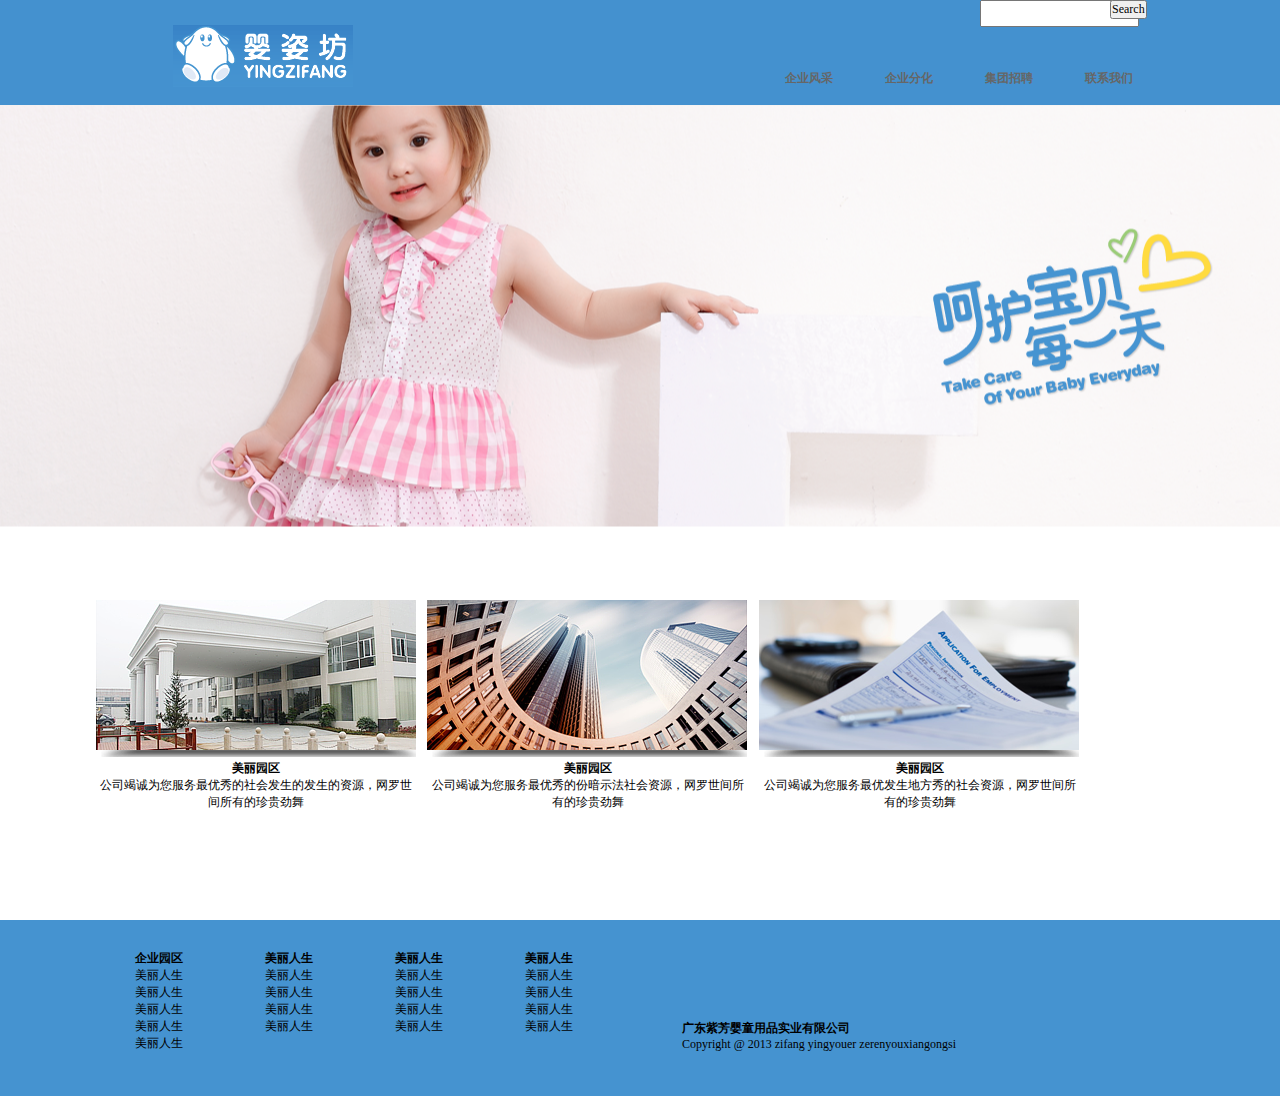
<file: yuying/index.html>
<!DOCTYPE HTML PUBLIC "-//W3C//DTD HTML 4.01 Transitional//EN"
"http://www.w3.org/TR/html4/loose.dtd">
<html>
<head>
<meta http-equiv="Content-Type" content="text/html; charset=utf-8">
<title>育姿坊</title>
<link rel="stylesheet" href="css/css.css">
<link rel="stylesheet" href="css/common.css">
</head>

<body>
<div class="header">
<div class="logo"></div>
<div class="search">
<div class="s_1"><input type="text"></div>
<div class="s_2"><input type="submit" value="Search" >
</div>
</div>
<div class="header_letter">
<ul >
<li><a href="#">企业风采</a></li>
<li><a href="#">企业分化</a></li>
<li><a href="#">集团招聘</a></li>
<li><a href="#">联系我们</a></li>
</ul>
</div>
</div>
</div>

<div class="ad"></div>
<div class="blank"></div>
<div class="content">
<ul>
<li ><img src="images/1.png" alt=""></li>
<li ><img src="images/2.png" alt=""></li>
<li ><img src="images/3.png" alt=""></li>
<li ><h1>美丽园区</h1><p>公司竭诚为您服务最优秀的社会发生的发生的资源，网罗世间所有的珍贵劲舞</p></li>
<li><h1>美丽园区</h1><p>公司竭诚为您服务最优秀的份暗示法社会资源，网罗世间所有的珍贵劲舞</p></li>
<li ><h1>美丽园区</h1><p>公司竭诚为您服务最优发生地方秀的社会资源，网罗世间所有的珍贵劲舞</p></li>

</ul>


</div>
<div class="foot">
<div class="left">
<ul class="lt_1">
<li><h1>企业园区</h1></li>
<li>美丽人生</li>
<li>美丽人生</li>
<li>美丽人生</li>
<li>美丽人生</li>
<li>美丽人生</li>
</ul>
<ul class="lt_2">
<li><h1>美丽人生</h1></li>
<li>美丽人生</li>
<li>美丽人生</li>
<li>美丽人生</li>
<li>美丽人生</li>
</ul>
<ul class="lt_3">
<li><h1>美丽人生</h1></li>
<li>美丽人生</li>
<li>美丽人生</li>
<li>美丽人生</li>
<li>美丽人生</li>
</ul>
<ul class="lt_4">
<li><h1>美丽人生</h1></li>
<li>美丽人生</li>
<li>美丽人生</li>
<li>美丽人生</li>
<li>美丽人生</li>
</ul>

</div>
<div class="right">
<h2> 广东紫芳婴童用品实业有限公司</h2>
<p>Copyright @ 2013 zifang yingyouer zerenyouxiangongsi</p>


</div>



</div>




</body>
</html>
</file>
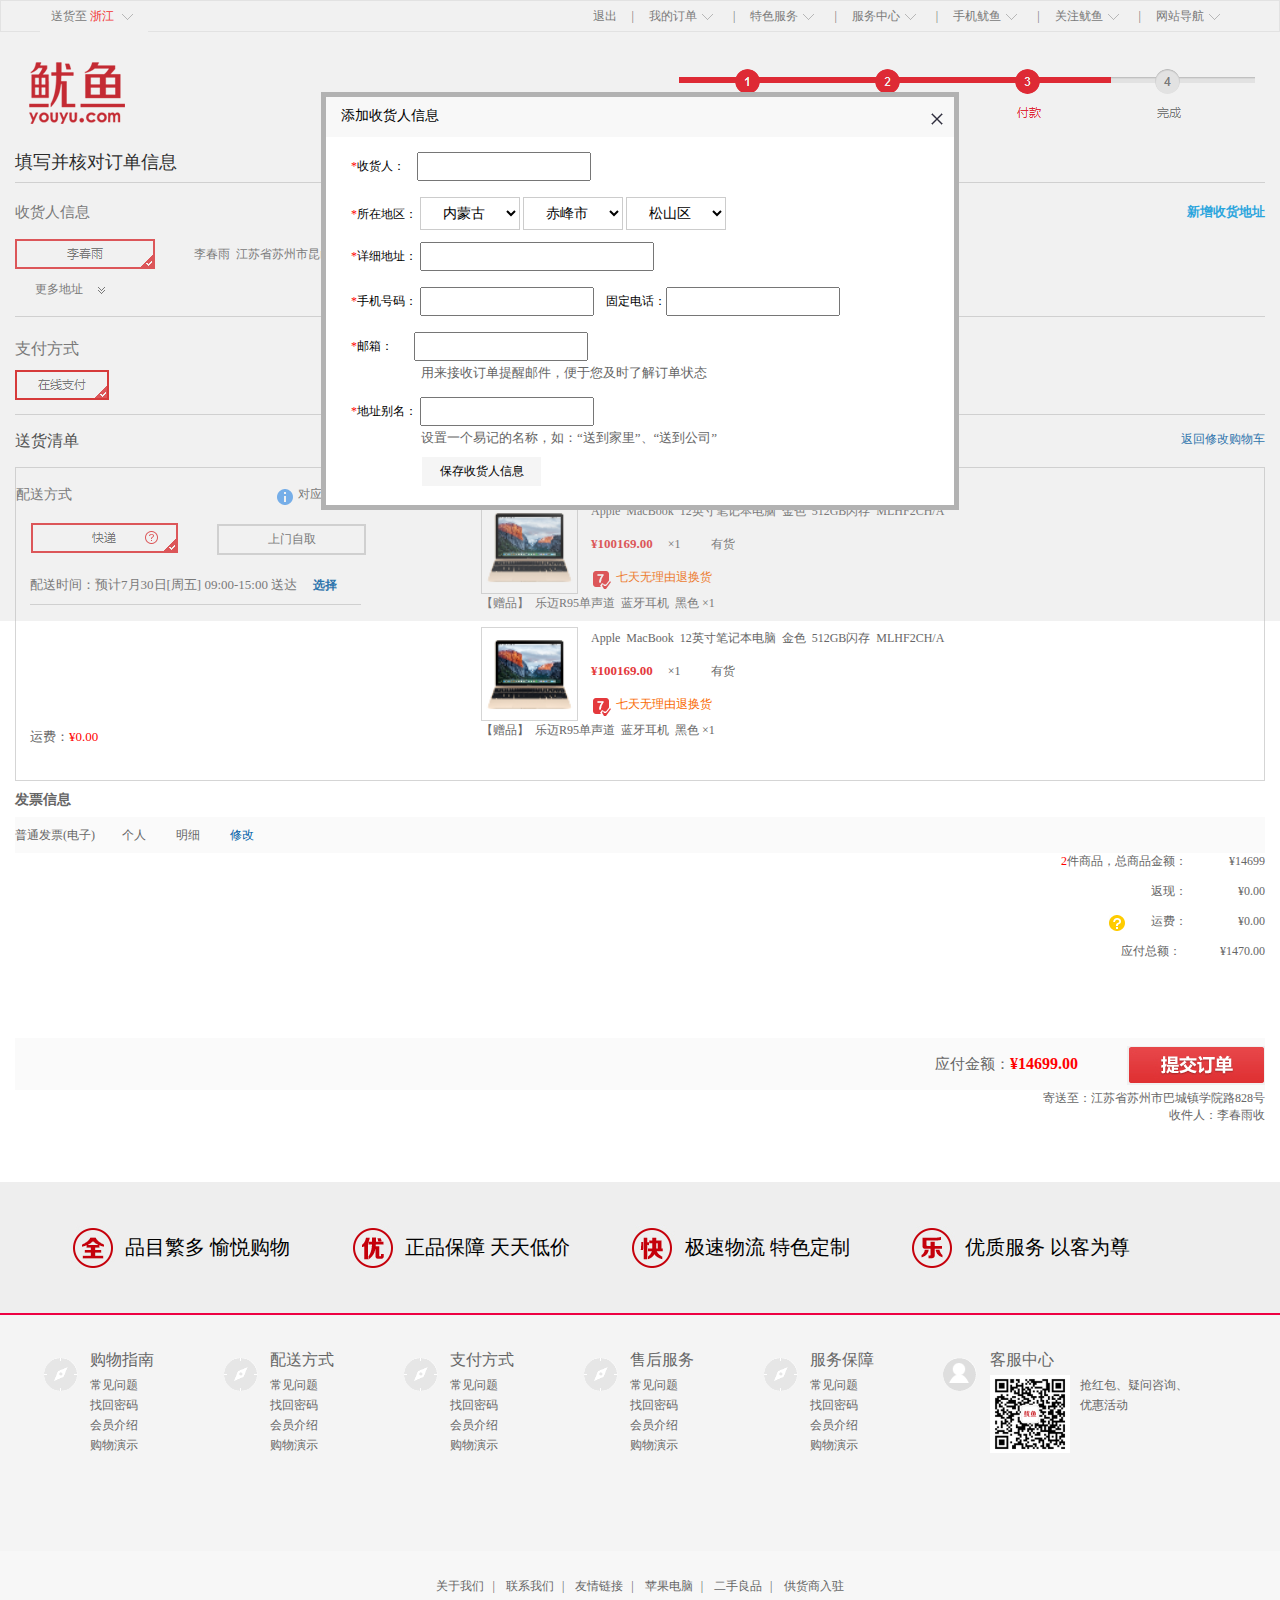
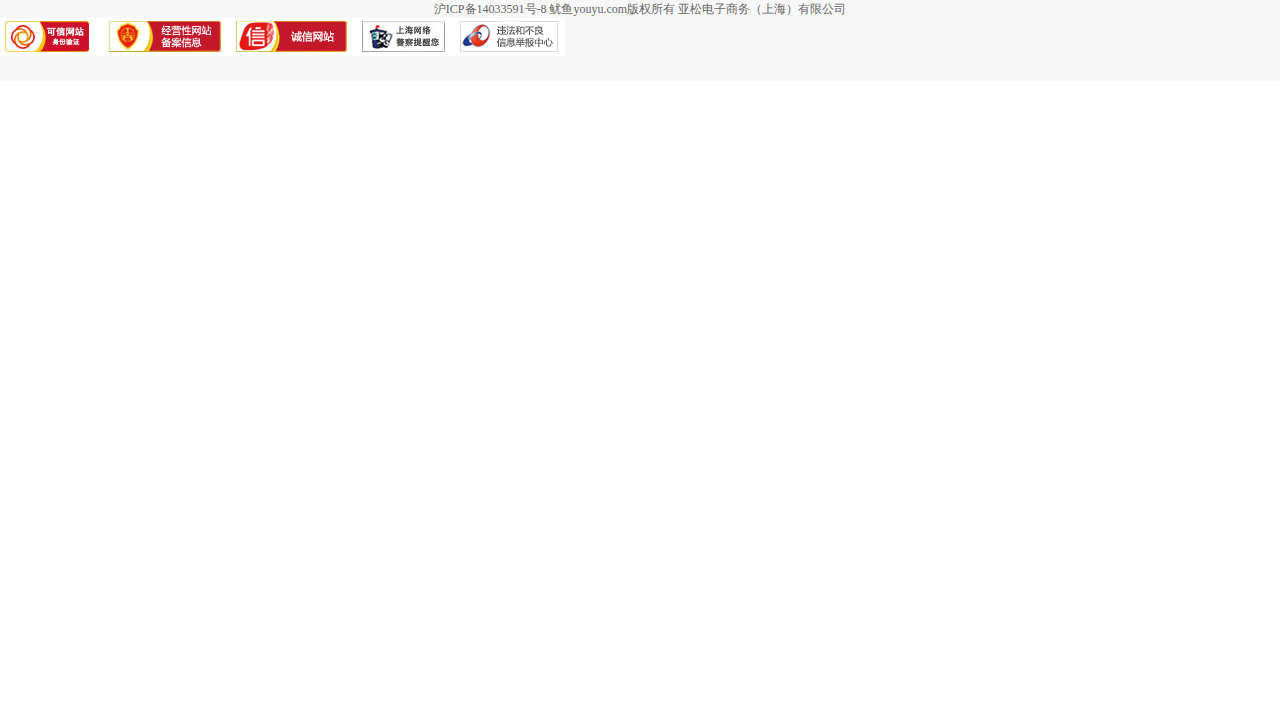
<file: youyu/addPerson.html>
<!DOCTYPE HTML PUBLIC "-//W3C//DTD HTML 4.01 Transitional//EN" "http://www.w3.org/TR/html4/loose.dtd">
<html lang="en">
<head>
	<meta http-equiv="Content-Type" content="text/html;charset=UTF-8">
	<title>鱿鱼网-添加收货人页面</title>
		<link rel="stylesheet" href="css/orderSure.css" />
<link rel="stylesheet" href="css/common.css"/>
<link rel="stylesheet" href="css/icons.css" />
<link rel="stylesheet" href="css/table.css" />
</head>
<body>
<!--顶部-->
	<div class="top">
    	<div class="top_center">
        	<div class="ship">
            	送货至 
                <b>浙江</b>
                <span class="jt_down"></span>
            </div>
            <ul class="top_bars">
            	<li><a href="#">退出</a>|</li>
                <li><a href="#">我的订单<span class="jt_down"></span></a>|</li>
                <li><a href="#">特色服务<span class="jt_down"></span></a>|</li>
                <li><a href="#">服务中心<span class="jt_down"></span></a>|</li>
                <li><a href="#">手机鱿鱼<span class="jt_down"></span></a>|</li>
                <li><a href="#">关注鱿鱼<span class="jt_down"></span></a>|</li>
                <li><a href="#">网站导航<span class="jt_down"></span></a></li>
      
            </ul>
        </div>
    </div>
    <!--头部-->
    <div class="bgred">
    <div class="header3">
    	<a href="#"><img src="images/logo.png"  class="oneImg"></a>
    	

        <div class="h3_right">
        	<img src="images/10-鱿鱼网-支付_03.png" alt="">
        </div>
       
    </div>
     <p class="orderButtom">填写并核对订单信息</p>
    <!--中间复杂部分-->
    <div class="content">
    	<div class="contentCenter">
    		<div class="centerTop">
    			<b>收货人信息</b><font>新增收货地址</font>
    			<img src="images/sureLogo_03.png" alt="" class="name">
    			<span>李春雨&nbsp;&nbsp;江苏省苏州市昆山市巴城镇学院路828号  18662163367</span>
    			<p><a href="#">更多地址<img src="images/33_03.png" alt=""></a></p>
    		</div>
    		<div class="applyMethed">
    			<span>支付方式</span>
    			<img src="images/sureLogo_06.png" alt="">
    		</div>
    		<p class="singleP"><b>送货清单</b><span><a href="#">返回修改购物车</a></span></p>
    		<div class="bigDiv">
    			<div class="oneDiv">
    				<div class="oneDivTop">
    					<p>配送方式<a href="#">对应商品	</a><img src="images/8-鱿鱼网-订单确认_03.png" alt=""></p>
    					<img src="images/sureLogo_10.png" class="kuai"><span>上门自取</span>
    					<pre>配送时间：预计7月30日[周五] 09:00-15:00 送达     <a href="#">选择</a></pre>
    				</div>
    				<div class="oneDivBottom">
    					<p>运费：<font>¥0.00</font></p>
    				</div>
    			</div>
    			<div class="twoDiv">
    				<b>商家：鱿鱼自营</b>
    				<ul class="oneUL">
    					<li>
    						<img src="images/pic333_03.png" class="pic">
    						<p>Apple&nbsp;&nbsp;MacBook&nbsp;&nbsp;12英寸笔记本电脑&nbsp;&nbsp;金色&nbsp;&nbsp;512GB闪存&nbsp;&nbsp;MLHF2CH/A</p>
    						<p><font>¥100169.00</font>&nbsp;&nbsp;&nbsp;&nbsp;&nbsp;×1&nbsp;&nbsp;&nbsp;&nbsp;&nbsp;&nbsp;&nbsp;&nbsp;&nbsp;&nbsp;有货</p>
    						<p><img src="images/sureLogo_14.png" alt=""><span>七天无理由退换货</span></p>

    					</li>
    					<li><pre>【赠品】  乐迈R95单声道  蓝牙耳机  黑色 ×1</pre></li>

    				<ul class="twoUL">
    					<li>
    						<img src="images/pic333_03.png" class="pic">
    						<p>Apple&nbsp;&nbsp;MacBook&nbsp;&nbsp;12英寸笔记本电脑&nbsp;&nbsp;金色&nbsp;&nbsp;512GB闪存&nbsp;&nbsp;MLHF2CH/A</p>
    						<p><font>¥100169.00</font>&nbsp;&nbsp;&nbsp;&nbsp;&nbsp;×1&nbsp;&nbsp;&nbsp;&nbsp;&nbsp;&nbsp;&nbsp;&nbsp;&nbsp;&nbsp;有货</p>
    						<p><img src="images/sureLogo_14.png" alt=""><span>七天无理由退换货</span></p>
    						
    					</li>
    					<li><pre>【赠品】  乐迈R95单声道  蓝牙耳机  黑色 ×1</pre></li>
    				</ul>
    			</div>
    		</div>
    		<p class="fa">发票信息</p>
    		<p class="fapiao">
    			普通发票(电子)&nbsp;&nbsp;&nbsp;&nbsp;&nbsp;&nbsp;&nbsp;&nbsp;&nbsp;个人&nbsp;&nbsp;&nbsp;&nbsp;&nbsp;&nbsp;&nbsp;&nbsp;&nbsp;&nbsp;明细&nbsp;&nbsp;&nbsp;&nbsp;&nbsp;&nbsp;&nbsp;&nbsp;&nbsp;&nbsp;<a href="#">修改</a>
    		</p>
    		<div class="money">
    			<span><font>2</font>件商品，总商品金额：&nbsp;&nbsp;&nbsp;&nbsp;&nbsp;&nbsp;&nbsp;&nbsp;&nbsp;&nbsp;&nbsp;&nbsp;&nbsp;&nbsp;¥14699</span>
    			<span>返现：&nbsp;&nbsp;&nbsp;&nbsp;&nbsp;&nbsp;&nbsp;&nbsp;&nbsp;&nbsp;&nbsp;&nbsp;&nbsp;&nbsp;&nbsp;&nbsp;&nbsp;¥0.00</span>
    			
    			<span><img src="images/sureLogo_18.png" alt="">运费：&nbsp;&nbsp;&nbsp;&nbsp;&nbsp;&nbsp;&nbsp;&nbsp;&nbsp;&nbsp;&nbsp;&nbsp;&nbsp;&nbsp;&nbsp;&nbsp;&nbsp;¥0.00</span>
    			
    			<span>应付总额：&nbsp;&nbsp;&nbsp;&nbsp;&nbsp;&nbsp;&nbsp;&nbsp;&nbsp;&nbsp;&nbsp;&nbsp;&nbsp;¥1470.00</span>
    		</div>
    		<div class="submit">
    			<span>应付金额：<font>¥14699.00</font><img src="images/21_03.png" alt=""></span>
    		</div>
    		<div class="adress">
    			<p>寄送至：江苏省苏州市巴城镇学院路828号</p>
    			<p>收件人：李春雨收</p>
    		</div>
    	</div>

    </div>

	 <!--脚部-->
    <div class="footer3">
    	<div class="f3_top">
        	<div class="f3_center">
                <div class="ts1">品目繁多 愉悦购物</div>
                <div class="ts2">正品保障 天天低价</div>
                <div class="ts3">极速物流 特色定制</div>
                <div class="ts4">优质服务 以客为尊</div>
            </div>
        </div>
        <div class="f3_middle">
        	<ul class="f3_center">
            	<li class="f3_mi_li01">
                	<h1>购物指南</h1>
                    <p>常见问题</p>
                    <p>找回密码</p>
                    <p>会员介绍</p>
                    <p>购物演示</p>
                </li>
                <li class="f3_mi_li01">
                	<h1>配送方式</h1>
                    <p>常见问题</p>
                    <p>找回密码</p>
                    <p>会员介绍</p>
                    <p>购物演示</p>
                </li>
                <li class="f3_mi_li01">
                	<h1>支付方式</h1>
                    <p>常见问题</p>
                    <p>找回密码</p>
                    <p>会员介绍</p>
                    <p>购物演示</p>
                </li>
                <li class="f3_mi_li01">
                	<h1>售后服务</h1>
                    <p>常见问题</p>
                    <p>找回密码</p>
                    <p>会员介绍</p>
                    <p>购物演示</p>
                </li>
                <li class="f3_mi_li01">
                	<h1>服务保障</h1>
                    <p>常见问题</p>
                    <p>找回密码</p>
                    <p>会员介绍</p>
                    <p>购物演示</p>
                </li>
                <li class="f3_mi_li06">
                	<h1>客服中心</h1>
                    <img src="images/QRCodes.png">
                    <p>抢红包、疑问咨询、优惠活动</p>
                </li>
            </ul>
        </div>
        <div class="f3_bottom">
        	<p class="f3_links">
                <a href="#">关于我们</a>|
                <a href="#">联系我们</a>|
                <a href="#">友情链接</a>|
                <a href="#">苹果电脑</a>|
                <a href="#">二手良品</a>|
                <a href="#">供货商入驻</a> 
           	</p>
            <p>沪ICP备14033591号-8 鱿鱼youyu.com版权所有 亚松电子商务（上海）有限公司 </p>
            <img src="images/police.png">
            
        </div>
    </div>


<!--模态框div-->
<div class="model">
    <div class="addTable">
        <p class="title">添加收货人信息<img src="images/icons/cha_03.png" alt=""></p>
        <p class="titleB"> <font>*</font>收货人：&nbsp;&nbsp;&nbsp;&nbsp;<input type="text"></p>
        <p class="titleB"><font>*</font>所在地区：
            <select name="" id="">
                <option value="">内蒙古</option>
            </select>
            <select name="" id="">
                 <option value="">赤峰市</option>
            </select>
            <select name="" id="">
                 <option value="">松山区</option>
            </select>
        </p>
        <p class="titleB"><font>*</font>详细地址：&nbsp;<input type="text" class="care"></p>
         <p class="titleB"><font>*</font>手机号码：&nbsp;<input type="text">&nbsp;&nbsp;&nbsp;&nbsp;固定电话：<input type="text"></p>
         <p class="titleB"><font>*</font>邮箱：&nbsp;&nbsp;&nbsp;&nbsp;&nbsp;&nbsp;&nbsp;<input type="text"><span>用来接收订单提醒邮件，便于您及时了解订单状态</span></p>
         <p class="titleB titleD"><font>*</font>地址别名：&nbsp;<input type="text"><span>设置一个易记的名称，如：“送到家里”、“送到公司”</span></p>
         <p class="titleC">保存收货人信息</p>
    </div>
</div>



</body>
</html>
</file>
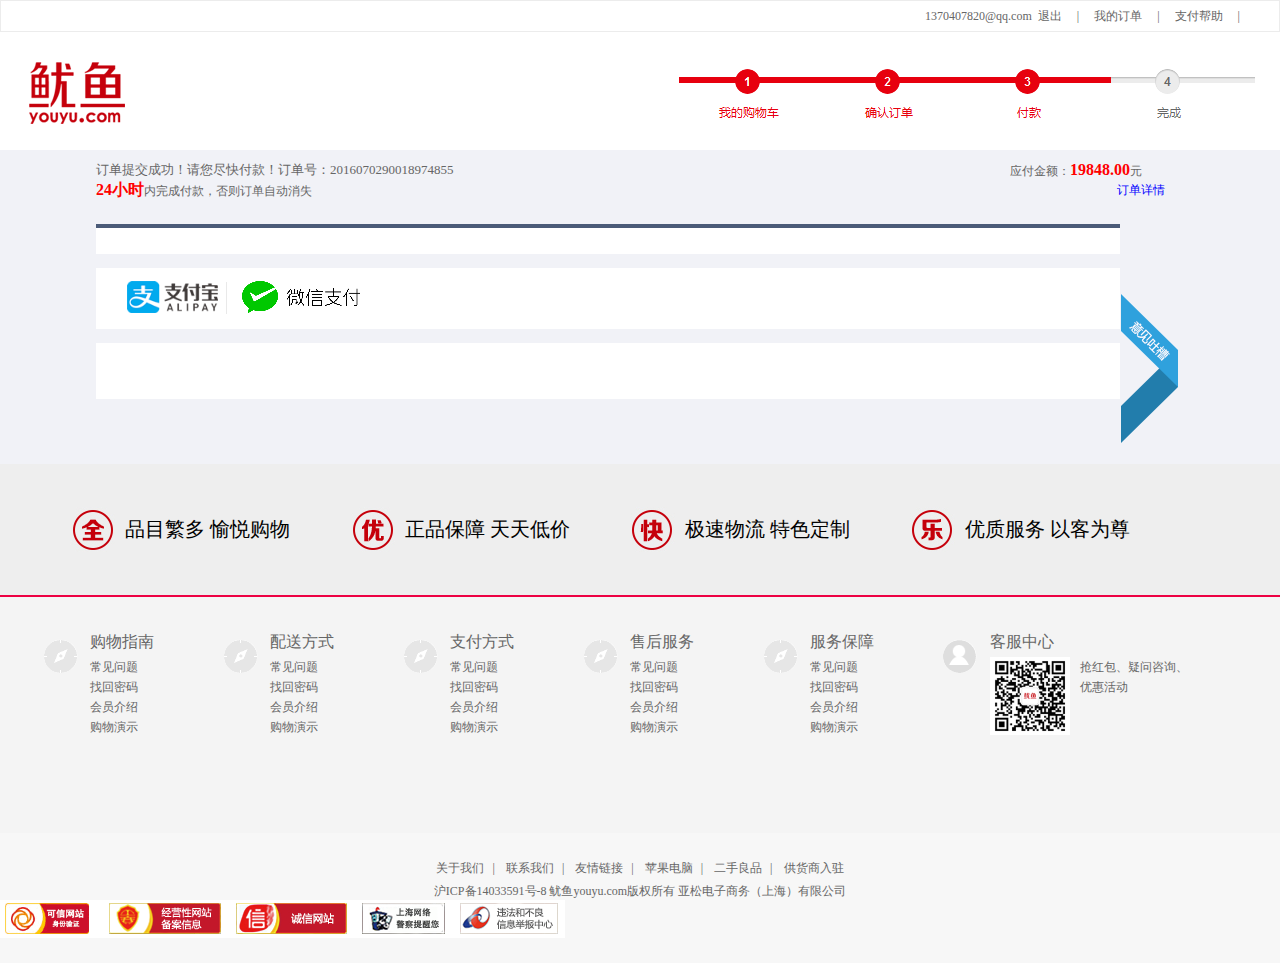
<file: youyu/apply.html>
<!DOCTYPE HTML PUBLIC "-//W3C//DTD HTML 4.01 Transitional//EN" "http://www.w3.org/TR/html4/loose.dtd">
<html lang="en">
<head>
	<meta http-equiv="Content-Type" content="text/html;charset=UTF-8">
	<title>鱿鱼网-支付页面</title>
	<link rel="stylesheet" href="css/apply.css" />
<link rel="stylesheet" href="css/common.css"/>
<link rel="stylesheet" href="css/icons.css" />
<link rel="stylesheet" href="css/table.css" />
</head>
<body>
<!--顶部-->
	<div class="top">
    	<div class="top_center">
        	
            <ul class="top_bars">
            	<li><a href="#">1370407820@qq.com&nbsp;&nbsp;退出</a>|</li>
                <li><a href="#">我的订单</a>|</li>
                <li><a href="#">支付帮助</a>|</li>
      
            </ul>
        </div>
    </div>
    <!--头部-->
    <div class="bgred">
    <div class="header3">
    	<a href="#"><img src="images/logo.png"  class="oneImg"></a>
    	

        <div class="h3_right">
        	<img src="images/10-鱿鱼网-支付_03.png" alt="">
        </div>
    </div>

    <!--中间内容部分-->
    <div class="content">
    	<div class="contentCenter">
    		<div class="contentHeader"><b>订单提交成功！请您尽快付款！订单号：2016070290018974855</b><p class="contentP">应付金额：<font>19848.00</font>元</p>
			<p><font>24小时</font>内完成付款，否则订单自动消失<a href="#">订单详情</a></p>
    	</div>
    	<div class="tableCenter">
    		<div class="div1"></div>
    		<div class="div2">
    			<img src="images/weixin_03.png" alt="">
    		</div>
    		<div class="div3"></div>
    	</div>
    	<img src="images/weixin_06.png" alt="" class="blueImg">
    	</div>
    	
    </div>
	 <!--脚部-->
    <div class="footer3">
    	<div class="f3_top">
        	<div class="f3_center">
                <div class="ts1">品目繁多 愉悦购物</div>
                <div class="ts2">正品保障 天天低价</div>
                <div class="ts3">极速物流 特色定制</div>
                <div class="ts4">优质服务 以客为尊</div>
            </div>
        </div>
        <div class="f3_middle">
        	<ul class="f3_center">
            	<li class="f3_mi_li01">
                	<h1>购物指南</h1>
                    <p>常见问题</p>
                    <p>找回密码</p>
                    <p>会员介绍</p>
                    <p>购物演示</p>
                </li>
                <li class="f3_mi_li01">
                	<h1>配送方式</h1>
                    <p>常见问题</p>
                    <p>找回密码</p>
                    <p>会员介绍</p>
                    <p>购物演示</p>
                </li>
                <li class="f3_mi_li01">
                	<h1>支付方式</h1>
                    <p>常见问题</p>
                    <p>找回密码</p>
                    <p>会员介绍</p>
                    <p>购物演示</p>
                </li>
                <li class="f3_mi_li01">
                	<h1>售后服务</h1>
                    <p>常见问题</p>
                    <p>找回密码</p>
                    <p>会员介绍</p>
                    <p>购物演示</p>
                </li>
                <li class="f3_mi_li01">
                	<h1>服务保障</h1>
                    <p>常见问题</p>
                    <p>找回密码</p>
                    <p>会员介绍</p>
                    <p>购物演示</p>
                </li>
                <li class="f3_mi_li06">
                	<h1>客服中心</h1>
                    <img src="images/QRCodes.png">
                    <p>抢红包、疑问咨询、优惠活动</p>
                </li>
            </ul>
        </div>
        <div class="f3_bottom">
        	<p class="f3_links">
                <a href="#">关于我们</a>|
                <a href="#">联系我们</a>|
                <a href="#">友情链接</a>|
                <a href="#">苹果电脑</a>|
                <a href="#">二手良品</a>|
                <a href="#">供货商入驻</a> 
           	</p>
            <p>沪ICP备14033591号-8 鱿鱼youyu.com版权所有 亚松电子商务（上海）有限公司 </p>
            <img src="images/police.png">
            
        </div>
    </div>
</body>
</html>
</file>
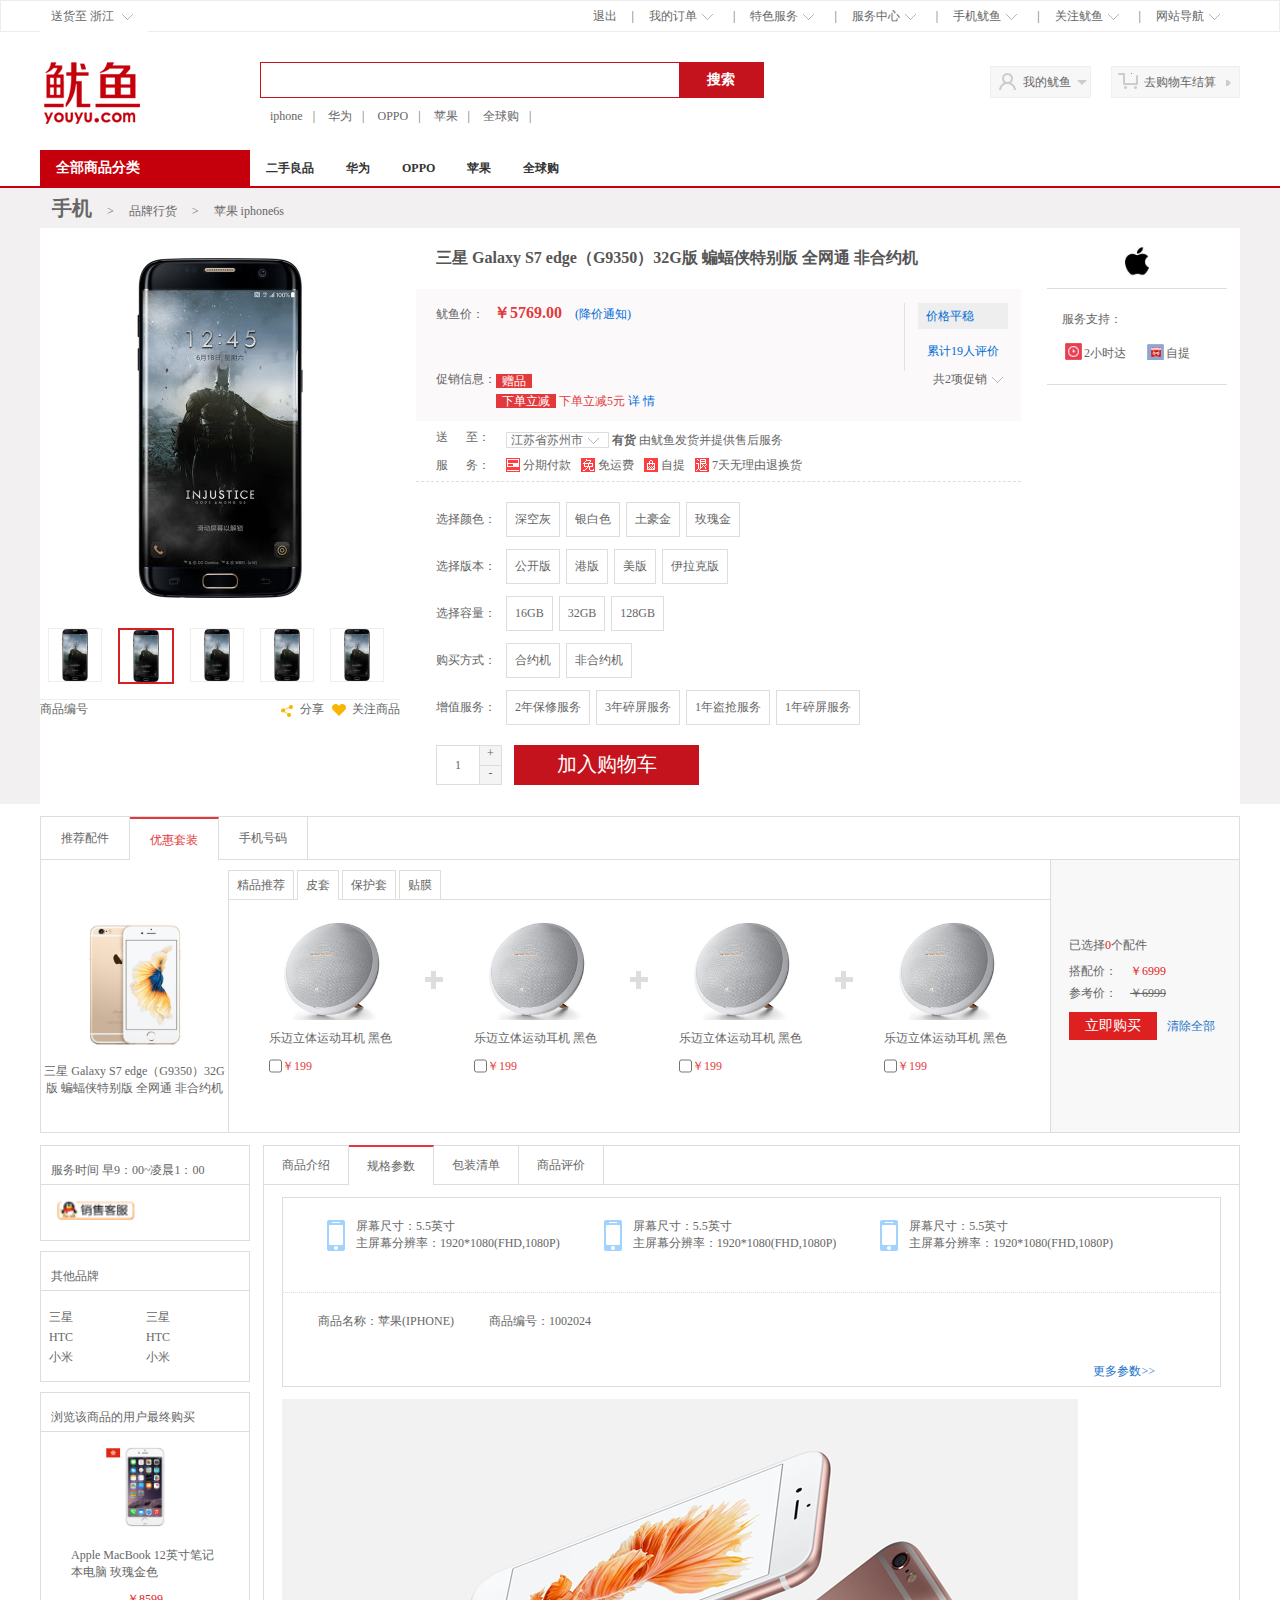
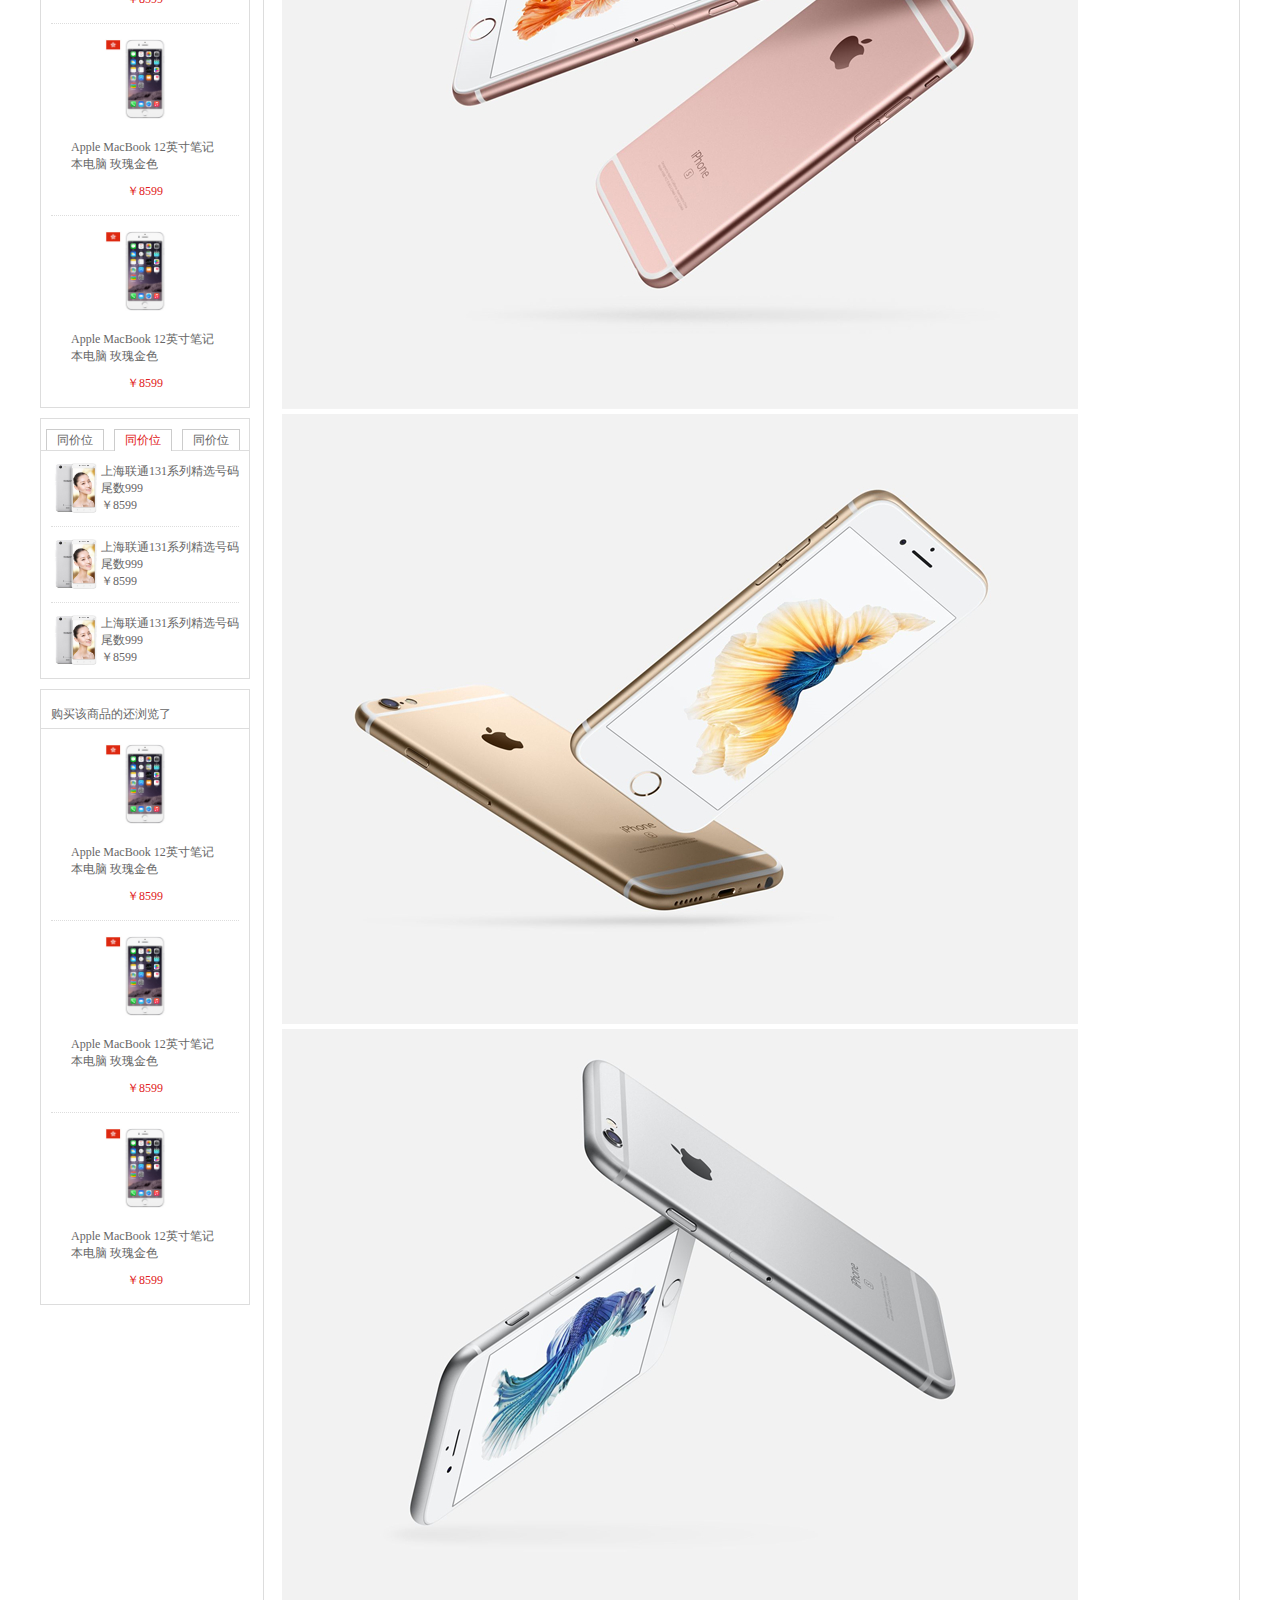
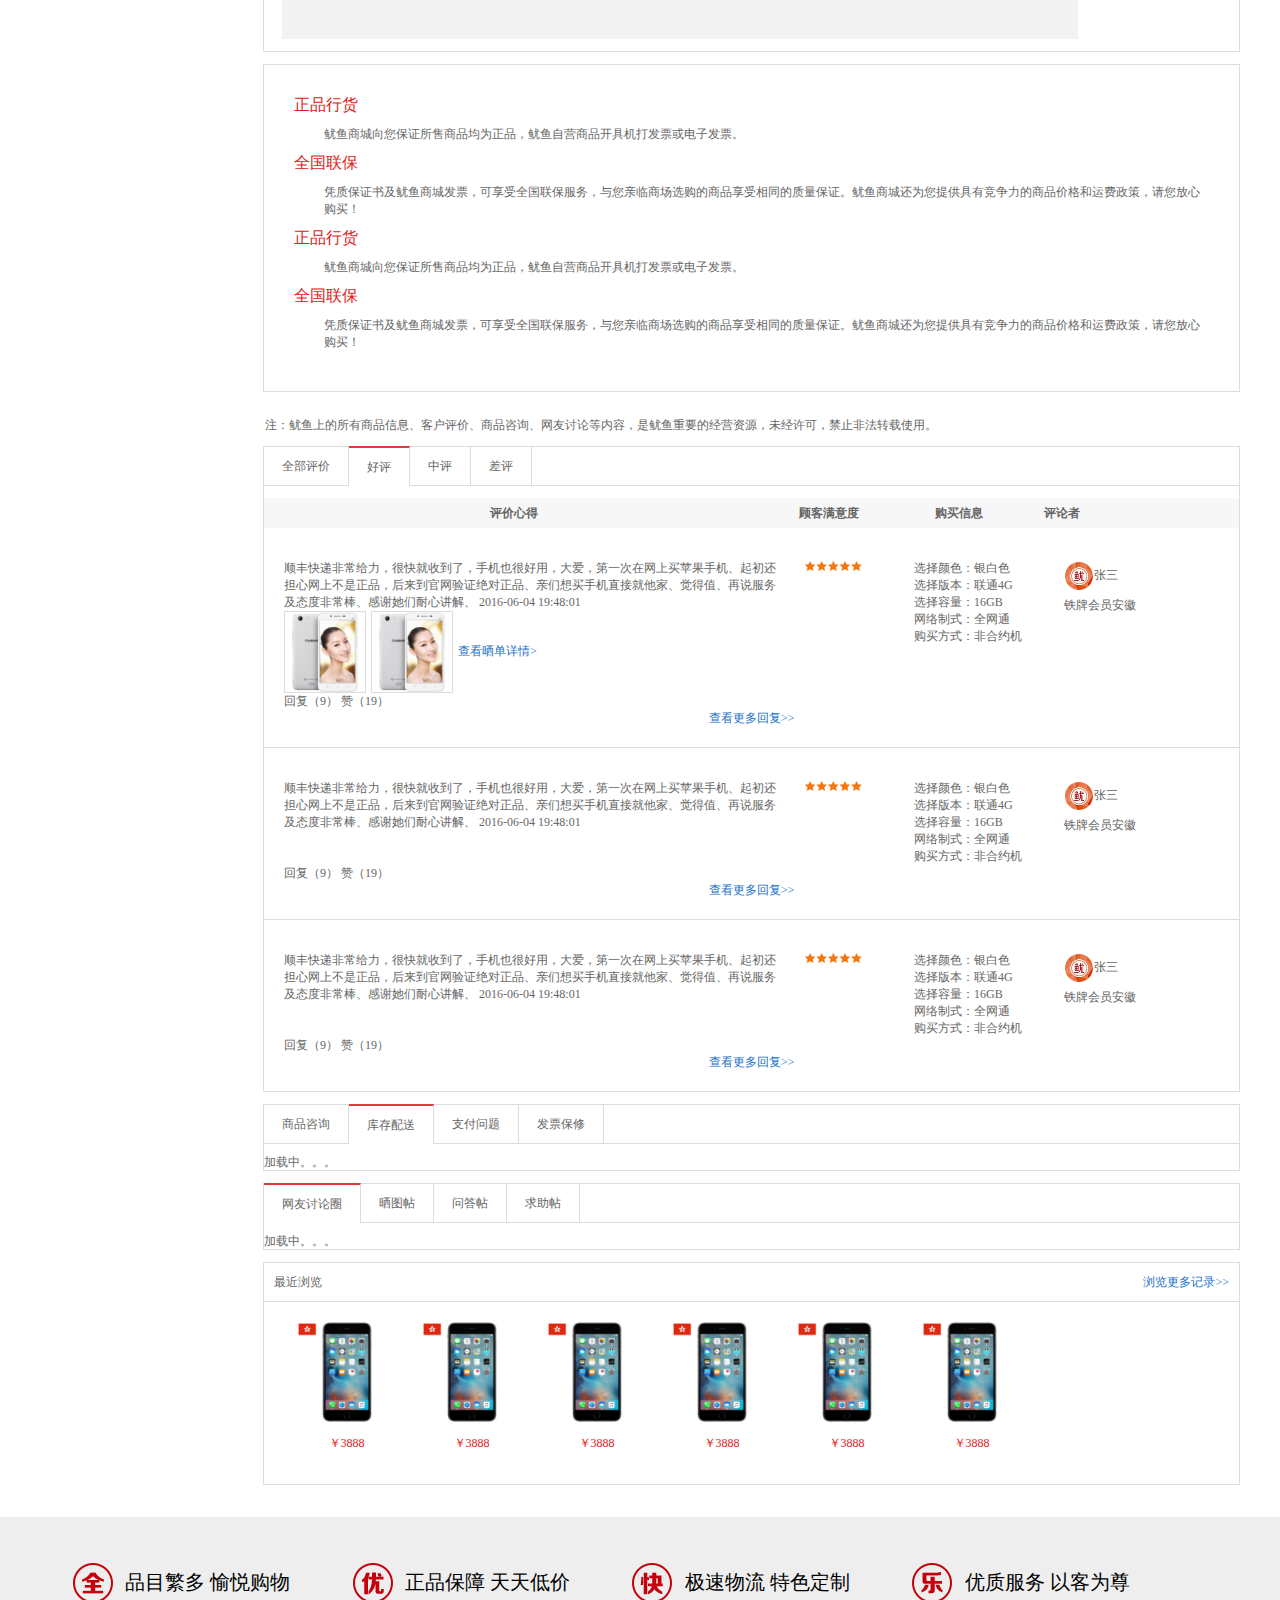
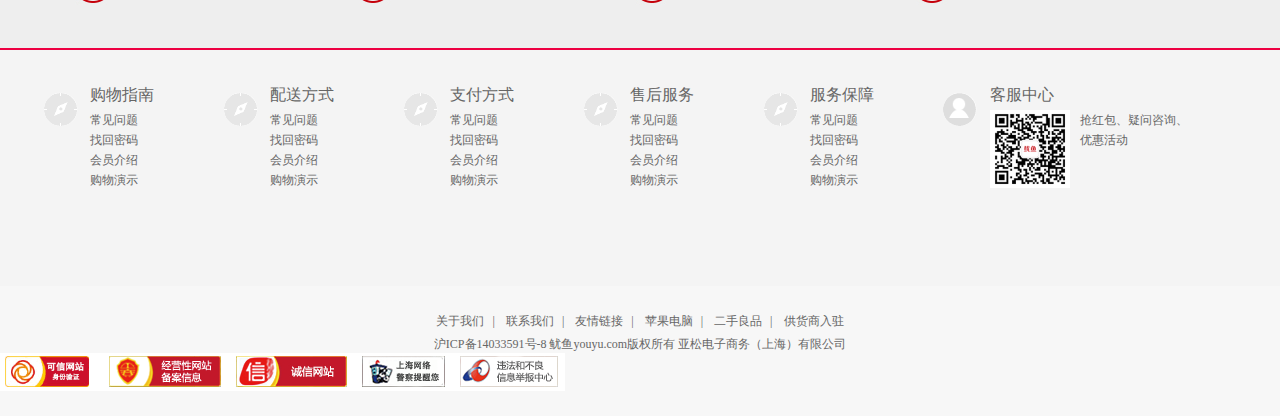
<file: youyu/content.html>
<!DOCTYPE HTML PUBLIC "-//W3C//DTD HTML 4.01 Transitional//EN" "http://www.w3.org/TR/html4/loose.dtd">
<html>
<head>
<meta http-equiv="Content-Type" content="text/html; charset=utf-8">
<title>鱿鱼网-内容页</title>
<link rel="stylesheet" href="css/common.css"/>
<link rel="stylesheet" href="css/style.css" />
<link rel="stylesheet" href="css/icons.css" />
<link rel="stylesheet" href="css/table.css" />
</head>
<body>
	<!--顶部-->
	<div class="top">
    	<div class="top_center">
        	<div class="ship">
            	送货至 
                <b>浙江</b>
                <span class="jt_down"></span>
            </div>
            <ul class="top_bars">
            	<li><a href="#">退出</a>|</li>
                <li><a href="#">我的订单<span class="jt_down"></span></a>|</li>
                <li><a href="#">特色服务<span class="jt_down"></span></a>|</li>
                <li><a href="#">服务中心<span class="jt_down"></span></a>|</li>
                <li><a href="#">手机鱿鱼<span class="jt_down"></span></a>|</li>
                <li><a href="#">关注鱿鱼<span class="jt_down"></span></a>|</li>
                <li><a href="#">网站导航<span class="jt_down"></span></a></li>
            </ul>
        </div>
    </div>
    <!--头部-->
    <div class="header3">
    	<a href="#"><img src="images/logo.png"></a>
    	<div class="h3_center">
        	<div class="search_box">
            	<input type="text"/>
                <span>搜索</span>
            </div>
            <p>
            	<a href="#">iphone</a>|
            	<a href="#">华为</a>|
                <a href="#">OPPO</a>|
                <a href="#">苹果</a>|
                <a href="#">全球购</a>|
            </p>
        </div>
        <div class="h3_right">
        	<div class="myyy">
            	我的鱿鱼
                <span class="sj_down"></span>
             </div>
            <div class="tsc">
            	去购物车结算
                <span class="sj_right"></span>
            </div>
        </div>
    </div>
    <!--头部导航-->
    <div class="nav_top">
    	<div class="nav_top_center">
            <div>
                全部商品分类
            </div>
            <ul>
                <li><a href="#">二手良品</a></li>
                <li><a href="#">华为</a></li>
                <li><a href="#">OPPO</a></li>
                <li><a href="#">苹果</a></li>
                <li><a href="#">全球购</a></li>
            </ul>
        </div>
    </div>
    
	<div class="container5">
    	<div class="cn5_top">
            <div class="cn5_top_x center01">
            	<a class="font20" href="#">手机</a> >
                <a href="#">品牌行货</a> >
                <a href="#">苹果 iphone6s</a> 
            </div>
            <div class="cn5_top_y center01">
            	<div class="cn5topy_1">
                	<div class="cn5topy_imgview">
                    	<img src="images/content_view_1.jpg"/>
                        <ul class="cn5topy_imglist">
                        	<li><a href="#"><img src="images/content_view_1.jpg"></a></li>
                            <li class="current"><a href="#"><img src="images/content_view_1.jpg"></a></li>
                            <li><a href="#"><img src="images/content_view_1.jpg"></a></li>
                            <li><a href="#"><img src="images/content_view_1.jpg"></a></li>
                            <li><a href="#"><img src="images/content_view_1.jpg"></a></li>
                        </ul>
                    </div>
                    <div class="cn5topy_share">
                    	商品编号
                        <div>
                        	<span class="share01"></span>分享
                            <span class="hart02"></span>关注商品
                        </div>
                    </div>
                </div>
                <div class="cn5topy_2">
                	<h1 class="pro_title font15">三星 Galaxy S7 edge（G9350）32G版 蝙蝠侠特别版 全网通 非合约机</h1>
                    <div class="pro_price">
                            <div class="pro_price_x">
                                <p> 鱿鱼价：<b>￥5769.00</b> <a href="#">(降价通知)</a></p>
                                <dl>
                                    <dd class="price_qs">价格平稳</dd>
                                    <dd class="price_enum">累计19人评价</dd>
                                </dl>
                            </div>
                            
                            <div class="pro_price_y">
                                <ul>
                                    <li class="propricey_1">促销信息：</li>
                                    <li class="propricey_2">
                                        <div><b>赠品</b></div>
                                        <div>
                                        	<b>下单立减</b>
                                             下单立减5元 
                                             <a href="#">详 情 </a>
                                         </div>
                                        
                                    </li>
                                    <li class="propricey_3">共2项促销<span class="jt_down"></span></li>
                                </ul>
                            </div>
                    </div>
                    <div class="pro_ship">
                    	<div>
                        	<div class="pro_key fl">送&nbsp;&nbsp;&nbsp;&nbsp;&nbsp;&nbsp;至：</div>
                            <div class="fl">
                                <span class="pro_ship_box">江苏省苏州市<span class="jt_down"></span></span> 
                                <strong>有货</strong> 由鱿鱼发货并提供售后服务
                            </div>
                            <div class="clear"></div>
                        </div>
                        <div>
                        	<div class="pro_key fl">服&nbsp;&nbsp;&nbsp;&nbsp;&nbsp;&nbsp;务：</div>
                            <ul class="pro_service f1">
                                <li class="service_fq">分期付款</li>
                                <li class="service_myf">免运费</li>
                                <li class="service_zt">自提</li>
                                <li class="service_th">7天无理由退换货</li>
                            </ul>
                        </div>
                    </div>
                    <div class="pro_selects">
                    	<div class="pro_select">
                        	<div class="pro_key pro_key_vertical fl">选择颜色：</div>
                            <ul class="pro_select_vals">
                                <li>深空灰</li>
                                <li>银白色</li>
                                <li>土豪金</li>
                                <li>玫瑰金</li>
                            </ul>
                        </div>
                        <div class="pro_select">
                        	<div class="pro_key pro_key_vertical fl">选择版本：</div>
                            <ul class="pro_select_vals">
                                <li>公开版</li>
                                <li>港版</li>
                                <li>美版</li>
                                <li>伊拉克版</li>
                            </ul>
                        </div>
                        
                        <div class="pro_select">
                        	<div class="pro_key pro_key_vertical fl">选择容量：</div>
                            <ul class="pro_select_vals">
                                <li>16GB</li>
                                <li>32GB</li>
                                <li>128GB</li>
                            </ul>
                        </div>
                        <div class="pro_select">
                        	<div class="pro_key pro_key_vertical fl">购买方式：</div>
                            <ul class="pro_select_vals">
                                <li>合约机</li>
                                <li>非合约机</li>
                               
                            </ul>
                        </div>
                        
                        <div class="pro_select">
                        	<div class="pro_key pro_key_vertical fl">增值服务：</div>
                            <ul class="pro_select_vals">
                                <li>2年保修服务</li>
                                <li>3年碎屏服务</li>
                                <li>1年盗抢服务</li>
                                <li>1年碎屏服务</li>
                               
                            </ul>
                        </div>
                    	
                    </div>
                    
                    <div class="pro_buy">
                    	<div class="pro_buy_nums">
                        	<input type="text" value="1"/>
                            <dl>
                            	<dd>+</dd>
                                <dd>-</dd>
                            </dl>
                        </div>
                        <div class="pro_addshop">加入购物车</div>
                    </div>
                    
                </div>
                <div class="cn5topy_3">
                	<div class="cn5topy_3_x">
                    	<img src="images/icons/content_2_03.png">
                    </div>
                    <div class="cn5topy_3_y">
                    	<h2>服务支持：</h2>
                        <ul class="pro_services">
                        	<li><span class="twohours"></span>2小时达</li>
                            <li><span class="ziti"></span>自提</li>
                        </ul>
                    </div>
                </div>
            </div>
        </div>
        
        <div class="c5_b1">
        	<ul class="c5_b1_x">
            	<li>推荐配件</li>
                <li class="current">优惠套装</li>
                <li>手机号码</li>
            </ul>
            <ul class="c5_b1_y" >

            	<li class="c5_b1_y1">
                	<p class="c5_b1_y1_x">
                    	已选择<b class="color_red1">0</b>个配件
                    </p>
                    <p class="c5_b1_y1_y">
                    	<span>搭配价：</span>
                        <b class="color_red1">￥6999</b>
                    </p>
                    <p class="c5_b1_y1_y">
                    	<span>参考价：</span>
                        <s>￥6999</s>
                    </p>
                    <p class="c5_b1_y1_z">
                    	<span>立即购买</span>
                        <a href="#">清除全部</a>
                    </p>
                </li>
                <li class="c5_b1_y2">
                	<dl class="c5_b1_y2_up">
                    	<dd>精品推荐</dd>
                        <dd class="current">皮套</dd>
                        <dd>保护套</dd>
                        <dd>贴膜</dd>
                    </dl>
                    <dl class="c5_b1_y2_down">
                    	<dd>
                        	<img src="images/c3_b4_2.jpg">
                            <p>乐迈立体运动耳机 黑色</p>
                            <p><input type="checkbox"/> <b>￥199</b></p>
                        </dd>
                        <dd class="add_space"></dd>
                        
                        <dd>
                        	<img src="images/c3_b4_2.jpg">
                            <p>乐迈立体运动耳机 黑色</p>
                            <p><input type="checkbox"/> <b>￥199</b></p>
                        </dd>
                        <dd class="add_space"></dd>
                        
                        <dd>
                        	<img src="images/c3_b4_2.jpg">
                            <p>乐迈立体运动耳机 黑色</p>
                            <p><input type="checkbox"/> <b>￥199</b></p>
                        </dd>
                        <dd class="add_space"></dd>
                        
                        <dd>
                        	<img src="images/c3_b4_2.jpg">
                            <p>乐迈立体运动耳机 黑色</p>
                            <p><input type="checkbox"/> <b>￥199</b></p>
                        </dd>
                    </dl>
                    
                </li>
                <li class="c5_b1_y3">
                	<img src="images/c3_b4_3.jpg">
                    <p>三星 Galaxy S7 edge（G9350）32G版 蝙蝠侠特别版 全网通 非合约机</p>
                </li>
            </ul>
        </div>
    
    	<div class="c5_b2">
        	
            <div class="c5_b2_right">
            	<!--选项卡-->
            	<ul class="c5_b2_tabs">
                	<li>商品介绍</li>
                    <li class="current">规格参数</li>
                    <li>包装清单</li>
                    <li>商品评价</li>
                </ul>
                <!--内容-->
              	<div class="c5_b2_right_1 box">
                		<ul class="introduce_item">
                        	<li>
                            	<img src="images/icons/item1_03.png">
                                <p>屏幕尺寸：5.5英寸</p>
                                <p>主屏幕分辨率：1920*1080(FHD,1080P)</p>
                            </li>
                            <li>
                            	<img src="images/icons/item1_03.png">
                                <p>屏幕尺寸：5.5英寸</p>
                                <p>主屏幕分辨率：1920*1080(FHD,1080P)</p>
                            </li>
                            <li>
                            	<img src="images/icons/item1_03.png">
                                <p>屏幕尺寸：5.5英寸</p>
                                <p>主屏幕分辨率：1920*1080(FHD,1080P)</p>
                            </li>
                        </ul>
                        <div class="c1dotted"></div>
                        <div class="introduce_item">
                        	<li>商品名称：苹果(IPHONE)</li>
                            <li>商品编号：1002024</li>
                            <li class="fr"><a class="color_link1" href="#">更多参数>></a></li>
                        </div>
               		</div>
                    <div class="intro_pics">
                    	<img class="intro_pic" src="images/content_introduce_03.png">
                        <img class="intro_pic" src="images/content_introduce_06.png">
                        <img class="intro_pic" src="images/content_introduce_08.png">
                        <!--<img class="intro_pic" src="images/content_introduce_03.png">
                        <img class="intro_pic" src="images/content_introduce_06.png">
                        <img class="intro_pic" src="images/content_introduce_08.png">-->
                    </div>
                </div>
                
                
            <div class="c5_b2_right">
              	<div class="c5_b2_right_2">
                    	<h1>正品行货</h1>
                        <p>鱿鱼商城向您保证所售商品均为正品，鱿鱼自营商品开具机打发票或电子发票。</p>
                        
                        <h1>全国联保</h1>
                        <p>凭质保证书及鱿鱼商城发票，可享受全国联保服务，与您亲临商场选购的商品享受相同的质量保证。鱿鱼商城还为您提供具有竞争力的商品价格和运费政策，请您放心购买！</p>
                        
                        <h1>正品行货</h1>
                        <p>鱿鱼商城向您保证所售商品均为正品，鱿鱼自营商品开具机打发票或电子发票。</p>
                        
                        <h1>全国联保</h1>
                        <p>凭质保证书及鱿鱼商城发票，可享受全国联保服务，与您亲临商场选购的商品享受相同的质量保证。鱿鱼商城还为您提供具有竞争力的商品价格和运费政策，请您放心购买！</p>
                        
            		</div> 
            </div>
            <p class="c5_b2_right_p p_h42 fr">
                注：鱿鱼上的所有商品信息、客户评价、商品咨询、网友讨论等内容，是鱿鱼重要的经营资源，未经许可，禁止非法转载使用。
            </p>
            <div class="c5_b2_right">
            	<!--选项卡-->
            	<ul class="c5_b2_tabs">
                	<li>全部评价</li>
                    <li class="current">好评</li>
                    <li>中评</li>
                    <li>差评</li>
                </ul>
                <!--内容-->
                <div class="c5_b2_tabscontent">
                	<ul class="c5_comments_header">
                    	<li class="comments_a">评价心得</li>
                        <li class="comments_b">顾客满意度</li>
                        <li class="comments_c">购买信息</li>
                        <li class="comments_d">评论者</li>
                    </ul>
                    <div class="c5_comments_item">
                        <ul>
                            <li class="comments_a"> 顺丰快递非常给力，很快就收到了，手机也很好用，大爱，第一次在网上买苹果手机、起初还担心网上不是正品，后来到官网验证绝对正品、亲们想买手机直接就他家、觉得值、再说服务及态度非常棒、感谢她们耐心讲解、 2016-06-04 19:48:01 
                            
                            <div class="user_showpics">
                            	<img src="images/c3_b4_1.jpg">
                            	<img src="images/c3_b4_1.jpg">             
                                <p><a class="color_link1" href="#">查看晒单详情></a></p>
                            </div>

                            </li>
                            <li class="comments_b">
                            	<img src="images/icon_star_03.png"/>
                            </li>
                            <li class="comments_c">
                            	<dl>                                	                                   
                                    <dd>选择颜色：银白色</dd>
                                    <dd>选择版本：联通4G</dd>                               
                                    <dd>选择容量：16GB</dd>                                    
                                    <dd>网络制式：全网通</dd>                                    
                                    <dd>购买方式：非合约机</dd>
                                </dl>
                            </li>
                            <li class="comments_d">
                            	<p><img src="images/icons/icon_1_03.png"/>张三</p>
                            	<p>铁牌会员安徽</p>
                            </li>
                        </ul>
                        <div>
                        	<span>回复（9）</span>
                            <span>赞（19）</span>
                        </div>
                        <p class="text_center"><a class="color_link1" href="#">查看更多回复>></a></p>
                    </div>
                    <div class="c5_comments_item">
                        <ul>
                            <li class="comments_a"> 顺丰快递非常给力，很快就收到了，手机也很好用，大爱，第一次在网上买苹果手机、起初还担心网上不是正品，后来到官网验证绝对正品、亲们想买手机直接就他家、觉得值、再说服务及态度非常棒、感谢她们耐心讲解、 2016-06-04 19:48:01 </li>
                            <li class="comments_b">
                            	<img src="images/icon_star_03.png"/>
                            </li>
                            <li class="comments_c">
                            	<dl>                                	                                   
                                    <dd>选择颜色：银白色</dd>
                                    <dd>选择版本：联通4G</dd>                               
                                    <dd>选择容量：16GB</dd>                                    
                                    <dd>网络制式：全网通</dd>                                    
                                    <dd>购买方式：非合约机</dd>
                                </dl>
                            </li>
                             <li class="comments_d">
                            	<p><img src="images/icons/icon_1_03.png"/>张三</p>
                            	<p>铁牌会员安徽</p>
                            </li>
                        </ul>
                        <div>
                        	<span>回复（9）</span>
                            <span>赞（19）</span>
                        </div>
                        <p class="text_center"><a class="color_link1" href="#">查看更多回复>></a></p>
                    </div>
                    <div class="c5_comments_item">
                        <ul>
                            <li class="comments_a"> 顺丰快递非常给力，很快就收到了，手机也很好用，大爱，第一次在网上买苹果手机、起初还担心网上不是正品，后来到官网验证绝对正品、亲们想买手机直接就他家、觉得值、再说服务及态度非常棒、感谢她们耐心讲解、 2016-06-04 19:48:01 </li>
                            <li class="comments_b">
                            	<img src="images/icon_star_03.png"/>
                            </li>
                            <li class="comments_c">
                            	<dl>                                	                                   
                                    <dd>选择颜色：银白色</dd>
                                    <dd>选择版本：联通4G</dd>                               
                                    <dd>选择容量：16GB</dd>                                    
                                    <dd>网络制式：全网通</dd>                                    
                                    <dd>购买方式：非合约机</dd>
                                </dl>
                            </li>
                            <li class="comments_d">
                            	<p><img src="images/icons/icon_1_03.png"/>张三</p>
                            	<p>铁牌会员安徽</p>
                            </li>
                        </ul>
                        <div>
                        	<span>回复（9）</span>
                            <span>赞（19）</span>
                        </div>
                        <p class="text_center"><a class="color_link1" href="#">查看更多回复>></a></p>
                    </div>
                    <!--评论项-->
                </div>
                
            </div>
            
            <div class="c5_b2_right">
            	<!--选项卡-->
            	<ul class="c5_b2_tabs">
                	<li>商品咨询</li>
                    <li class="current">库存配送</li>
                    <li>支付问题</li>
                    <li>发票保修</li>
                </ul>
                <!--内容-->
                <div class="c5_b2_tabscontent">
                加载中。。。
                </div>
            </div>
            
            <div class="c5_b2_right">
            	<!--选项卡-->
            	<ul class="c5_b2_tabs">
                	<li class="current">网友讨论圈</li>
                    <li>晒图帖</li>
                    <li>问答帖</li>
                    <li>求助帖</li>
                </ul>
                <!--内容-->
                <div class="c5_b2_tabscontent">
                加载中。。。
                </div>
            </div>
            
            <div class="c5_b2_right">
            	<h1 class="c5_b2_right_title">
                	最近浏览
                    <a class="color_link1 fr" href="#">浏览更多记录>></a>
                </h1>
                <ul class="latestScan_list">
                	<li>
                    	<img src="images/b13.jpg"/>                       
                        <p class="color_red1 text_center p_h42">￥3888</p>                     
                    </li>
                    <li>
                    	<img src="images/b13.jpg"/>                       
                        <p class="color_red1 text_center p_h42">￥3888</p>                       
                    </li>
                    <li>
                    	<img src="images/b13.jpg"/>                       
                        <p class="color_red1 text_center p_h42">￥3888</p>                     
                    </li>
                    <li>
                    	<img src="images/b13.jpg"/>                       
                        <p class="color_red1 text_center p_h42">￥3888</p>                       
                    </li>
                    <li>
                    	<img src="images/b13.jpg"/>                       
                        <p class="color_red1 text_center p_h42">￥3888</p>                     
                    </li>
                    <li>
                    	<img src="images/b13.jpg"/>                       
                        <p class="color_red1 text_center p_h42">￥3888</p>                       
                    </li>
                </ul>
            </div>
            
            <!--左侧栏-->
            <div class="c5_b2_left_container">
                <div class="c5_b2_left box">
                    <h1>服务时间 早9：00~凌晨1：00</h1>
                    <p>
                    <a href="#">
                        <img class="callmebyqq" src="images/icon_qq_03.png"/>
                    </a>
                    </p>
                </div>
                
                <div class="c5_b2_left box">
                    <h1>其他品牌</h1>
                    <dl>
                        <dd>三星</dd>
                        <dd>HTC</dd>
                        <dd>小米</dd>
                    </dl>
                    <dl>
                        <dd>三星</dd>
                        <dd>HTC</dd>
                        <dd>小米</dd>
                    </dl>
                </div>
                
                <div class="c5_b2_left box">
                    <h1>浏览该商品的用户最终购买</h1>
                    <ul class="c5_b2_prolist">
                        <li>
                            <img src="images/list_p2.jpg">
                            <p>
                            Apple MacBook 12英寸笔记本电脑 玫瑰金色 
                            </p>
                            <h2 class="promoney">￥8599</h2>
                        </li>
                        <li>
                            <img src="images/list_p2.jpg">
                            <p>
                            Apple MacBook 12英寸笔记本电脑 玫瑰金色 
                            </p>
                            <h2 class="promoney">￥8599</h2>
                        </li>
                        <li>
                            <img src="images/list_p2.jpg">
                            <p>
                            Apple MacBook 12英寸笔记本电脑 玫瑰金色 
                            </p>
                            <h2 class="promoney">￥8599</h2>
                        </li>                    
                    </ul>
                </div>
                
                <div class="c5_b2_left box">
                    <ul class="tabs_01">
                        <li>同价位</li>
                        <li class="current">同价位</li>
                        <li>同价位</li>
                    </ul>
                    <ul class="c5_b2_tab01content">
                        <li>
                            <img src="images/c3_b4_1.jpg">
                            <div>
                                <p>上海联通131系列精选号码 尾数999 </p>
                                <h2 class="promoney">￥8599</h2>
                            </div>
                        </li>
                        <li>
                            <img src="images/c3_b4_1.jpg">
                            <div>
                                <p>上海联通131系列精选号码 尾数999 </p>
                                <h2 class="promoney">￥8599</h2>
                            </div>
                        </li>
                        <li>
                            <img src="images/c3_b4_1.jpg">
                            <div>
                                <p>上海联通131系列精选号码 尾数999 </p>
                                <h2 class="promoney">￥8599</h2>
                            </div>
                        </li>
                    </ul>
    
                </div>
                
                <div class="c5_b2_left box">
                    <h1>购买该商品的还浏览了</h1>
                    <ul class="c5_b2_prolist">
                        <li>
                            <img src="images/list_p2.jpg">
                            <p>
                            Apple MacBook 12英寸笔记本电脑 玫瑰金色 
                            </p>
                            <h2 class="promoney">￥8599</h2>
                        </li>
                        <li>
                            <img src="images/list_p2.jpg">
                            <p>
                            Apple MacBook 12英寸笔记本电脑 玫瑰金色 
                            </p>
                            <h2 class="promoney">￥8599</h2>
                        </li>
                        <li>
                            <img src="images/list_p2.jpg">
                            <p>
                            Apple MacBook 12英寸笔记本电脑 玫瑰金色 
                            </p>
                            <h2 class="promoney">￥8599</h2>
                        </li>
                        
                    </ul>
                </div>
            </div> 
        </div>
    </div>
    	
    <div class="c20"></div>
    <!--脚部-->
    <div class="footer3">
    	<div class="f3_top">
        	<div class="f3_center">
                <div class="ts1">品目繁多 愉悦购物</div>
                <div class="ts2">正品保障 天天低价</div>
                <div class="ts3">极速物流 特色定制</div>
                <div class="ts4">优质服务 以客为尊</div>
            </div>
        </div>
        <div class="f3_middle">
        	<ul class="f3_center">
            	<li class="f3_mi_li01">
                	<h1>购物指南</h1>
                    <p>常见问题</p>
                    <p>找回密码</p>
                    <p>会员介绍</p>
                    <p>购物演示</p>
                </li>
                <li class="f3_mi_li01">
                	<h1>配送方式</h1>
                    <p>常见问题</p>
                    <p>找回密码</p>
                    <p>会员介绍</p>
                    <p>购物演示</p>
                </li>
                <li class="f3_mi_li01">
                	<h1>支付方式</h1>
                    <p>常见问题</p>
                    <p>找回密码</p>
                    <p>会员介绍</p>
                    <p>购物演示</p>
                </li>
                <li class="f3_mi_li01">
                	<h1>售后服务</h1>
                    <p>常见问题</p>
                    <p>找回密码</p>
                    <p>会员介绍</p>
                    <p>购物演示</p>
                </li>
                <li class="f3_mi_li01">
                	<h1>服务保障</h1>
                    <p>常见问题</p>
                    <p>找回密码</p>
                    <p>会员介绍</p>
                    <p>购物演示</p>
                </li>
                <li class="f3_mi_li06">
                	<h1>客服中心</h1>
                    <img src="images/QRCodes.png">
                    <p>抢红包、疑问咨询、优惠活动</p>
                </li>
            </ul>
        </div>
        <div class="f3_bottom">
        	<p class="f3_links">
                <a href="#">关于我们</a>|
                <a href="#">联系我们</a>|
                <a href="#">友情链接</a>|
                <a href="#">苹果电脑</a>|
                <a href="#">二手良品</a>|
                <a href="#">供货商入驻</a> 
           	</p>
            <p>沪ICP备14033591号-8 鱿鱼youyu.com版权所有 亚松电子商务（上海）有限公司 </p>
            <img src="images/police.png">
            
        </div>
    </div>

</body>
</html>
</file>
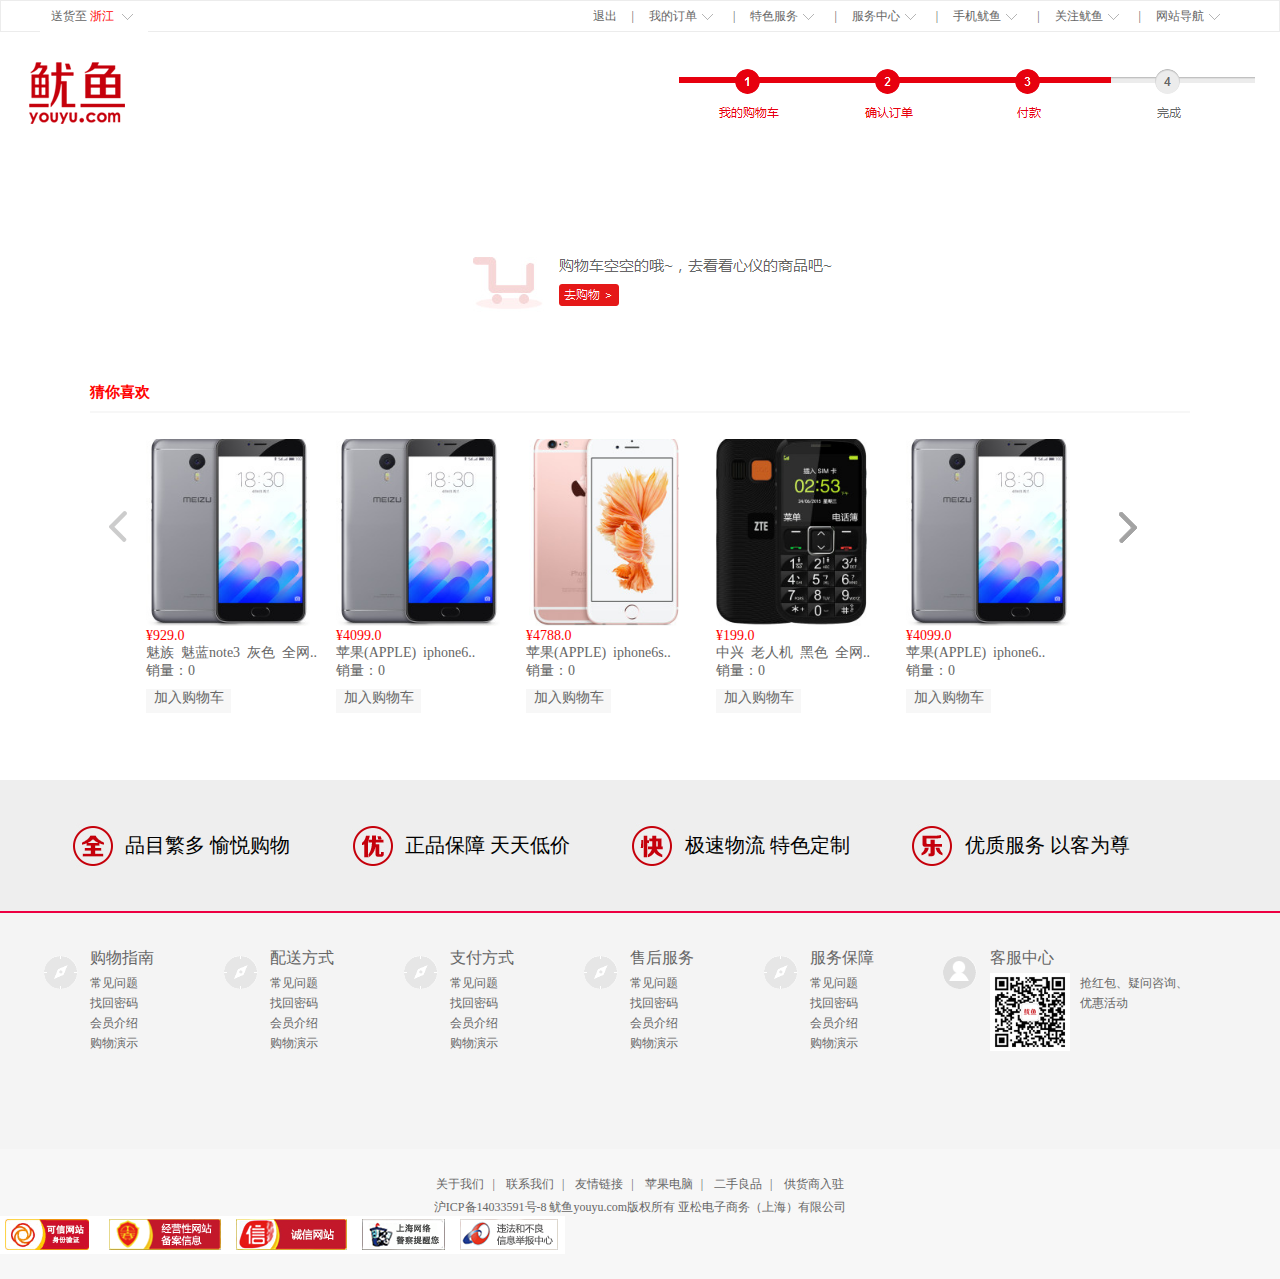
<file: youyu/emptyCat.html>
<!DOCTYPE HTML PUBLIC "-//W3C//DTD HTML 4.01 Transitional//EN" "http://www.w3.org/TR/html4/loose.dtd">
<html lang="en">
<head>
	<meta http-equiv="Content-Type" content="text/html;charset=UTF-8">
	<title>空购物车页面</title>
<link rel="stylesheet" href="css/emptyCar.css" />
<link rel="stylesheet" href="css/common.css"/>
<link rel="stylesheet" href="css/icons.css" />
<link rel="stylesheet" href="css/table.css" />
</head>
<body>
	<!--顶部-->
	<div class="top">
    	<div class="top_center">
        	<div class="ship">
            	送货至 
                <b>浙江</b>
                <span class="jt_down"></span>
            </div>
            <ul class="top_bars">
            	<li><a href="#">退出</a>|</li>
                <li><a href="#">我的订单<span class="jt_down"></span></a>|</li>
                <li><a href="#">特色服务<span class="jt_down"></span></a>|</li>
                <li><a href="#">服务中心<span class="jt_down"></span></a>|</li>
                <li><a href="#">手机鱿鱼<span class="jt_down"></span></a>|</li>
                <li><a href="#">关注鱿鱼<span class="jt_down"></span></a>|</li>
                <li><a href="#">网站导航<span class="jt_down"></span></a></li>
      
            </ul>
        </div>
    </div>
    <!--头部-->
    <div class="bgred">
    <div class="header3">
    	<a href="#"><img src="images/logo.png"  class="oneImg"></a>
    	

        <div class="h3_right">
        	<img src="images/10-鱿鱼网-支付_03.png" alt="">
        </div>
       
    </div>
<!--中间部分div-->
<div class="empty">
	<img src="images/empty_03.png" class="car">
	<p>猜你喜欢</p>
	<div class="gress">
		<img src="images/jiantou_03.png" class="left">
		<ul>
                      <li>
                          <img src="images/phone_03.png" alt="">
                          <font>¥929.0</font>
                          <p>魅族&nbsp;&nbsp;魅蓝note3&nbsp;&nbsp;灰色&nbsp;&nbsp;全网.. <br>销量：0</p>
                          <span class="add">加入购物车</span>
                      </li>
                      <li>
                            <img src="images/phone_03.png" alt="">
                            <font>¥4099.0</font>
                            <p>苹果(APPLE)&nbsp;&nbsp;iphone6.. <br>销量：0</p>
                             <span class="add">加入购物车</span>
                      </li>
                      <li>
                            <img src="images/phone_07.png" alt="">
                            <font>¥4788.0</font>
                            <p>苹果(APPLE)&nbsp;&nbsp;iphone6s.. <br>销量：0</p>
                             <span class="add">加入购物车</span>
                      </li>
                      <li>
                            <img src="images/phone_09.png" alt="">
                            <font>¥199.0</font>
                            <p>中兴&nbsp;&nbsp;老人机&nbsp;&nbsp;黑色&nbsp;&nbsp;全网.. <br>销量：0</p>
                             <span class="add">加入购物车</span>
                      </li>
                       <li>
                            <img src="images/phone_03.png" alt="">
                            <font>¥4099.0</font>
                            <p>苹果(APPLE)&nbsp;&nbsp;iphone6.. <br>销量：0</p>
                             <span class="add">加入购物车</span>
                      </li>
                      
                  </ul>
		<img src="images/jiantou_05.png" class="right">
	</div>
</div>
     <!--脚部-->
    <div class="footer3">
    	<div class="f3_top">
        	<div class="f3_center">
                <div class="ts1">品目繁多 愉悦购物</div>
                <div class="ts2">正品保障 天天低价</div>
                <div class="ts3">极速物流 特色定制</div>
                <div class="ts4">优质服务 以客为尊</div>
            </div>
        </div>
        <div class="f3_middle">
        	<ul class="f3_center">
            	<li class="f3_mi_li01">
                	<h1>购物指南</h1>
                    <p>常见问题</p>
                    <p>找回密码</p>
                    <p>会员介绍</p>
                    <p>购物演示</p>
                </li>
                <li class="f3_mi_li01">
                	<h1>配送方式</h1>
                    <p>常见问题</p>
                    <p>找回密码</p>
                    <p>会员介绍</p>
                    <p>购物演示</p>
                </li>
                <li class="f3_mi_li01">
                	<h1>支付方式</h1>
                    <p>常见问题</p>
                    <p>找回密码</p>
                    <p>会员介绍</p>
                    <p>购物演示</p>
                </li>
                <li class="f3_mi_li01">
                	<h1>售后服务</h1>
                    <p>常见问题</p>
                    <p>找回密码</p>
                    <p>会员介绍</p>
                    <p>购物演示</p>
                </li>
                <li class="f3_mi_li01">
                	<h1>服务保障</h1>
                    <p>常见问题</p>
                    <p>找回密码</p>
                    <p>会员介绍</p>
                    <p>购物演示</p>
                </li>
                <li class="f3_mi_li06">
                	<h1>客服中心</h1>
                    <img src="images/QRCodes.png">
                    <p>抢红包、疑问咨询、优惠活动</p>
                </li>
            </ul>
        </div>
        <div class="f3_bottom">
        	<p class="f3_links">
                <a href="#">关于我们</a>|
                <a href="#">联系我们</a>|
                <a href="#">友情链接</a>|
                <a href="#">苹果电脑</a>|
                <a href="#">二手良品</a>|
                <a href="#">供货商入驻</a> 
           	</p>
            <p>沪ICP备14033591号-8 鱿鱼youyu.com版权所有 亚松电子商务（上海）有限公司 </p>
            <img src="images/police.png">
            
        </div>
    </div>
</body>
</html>
</file>
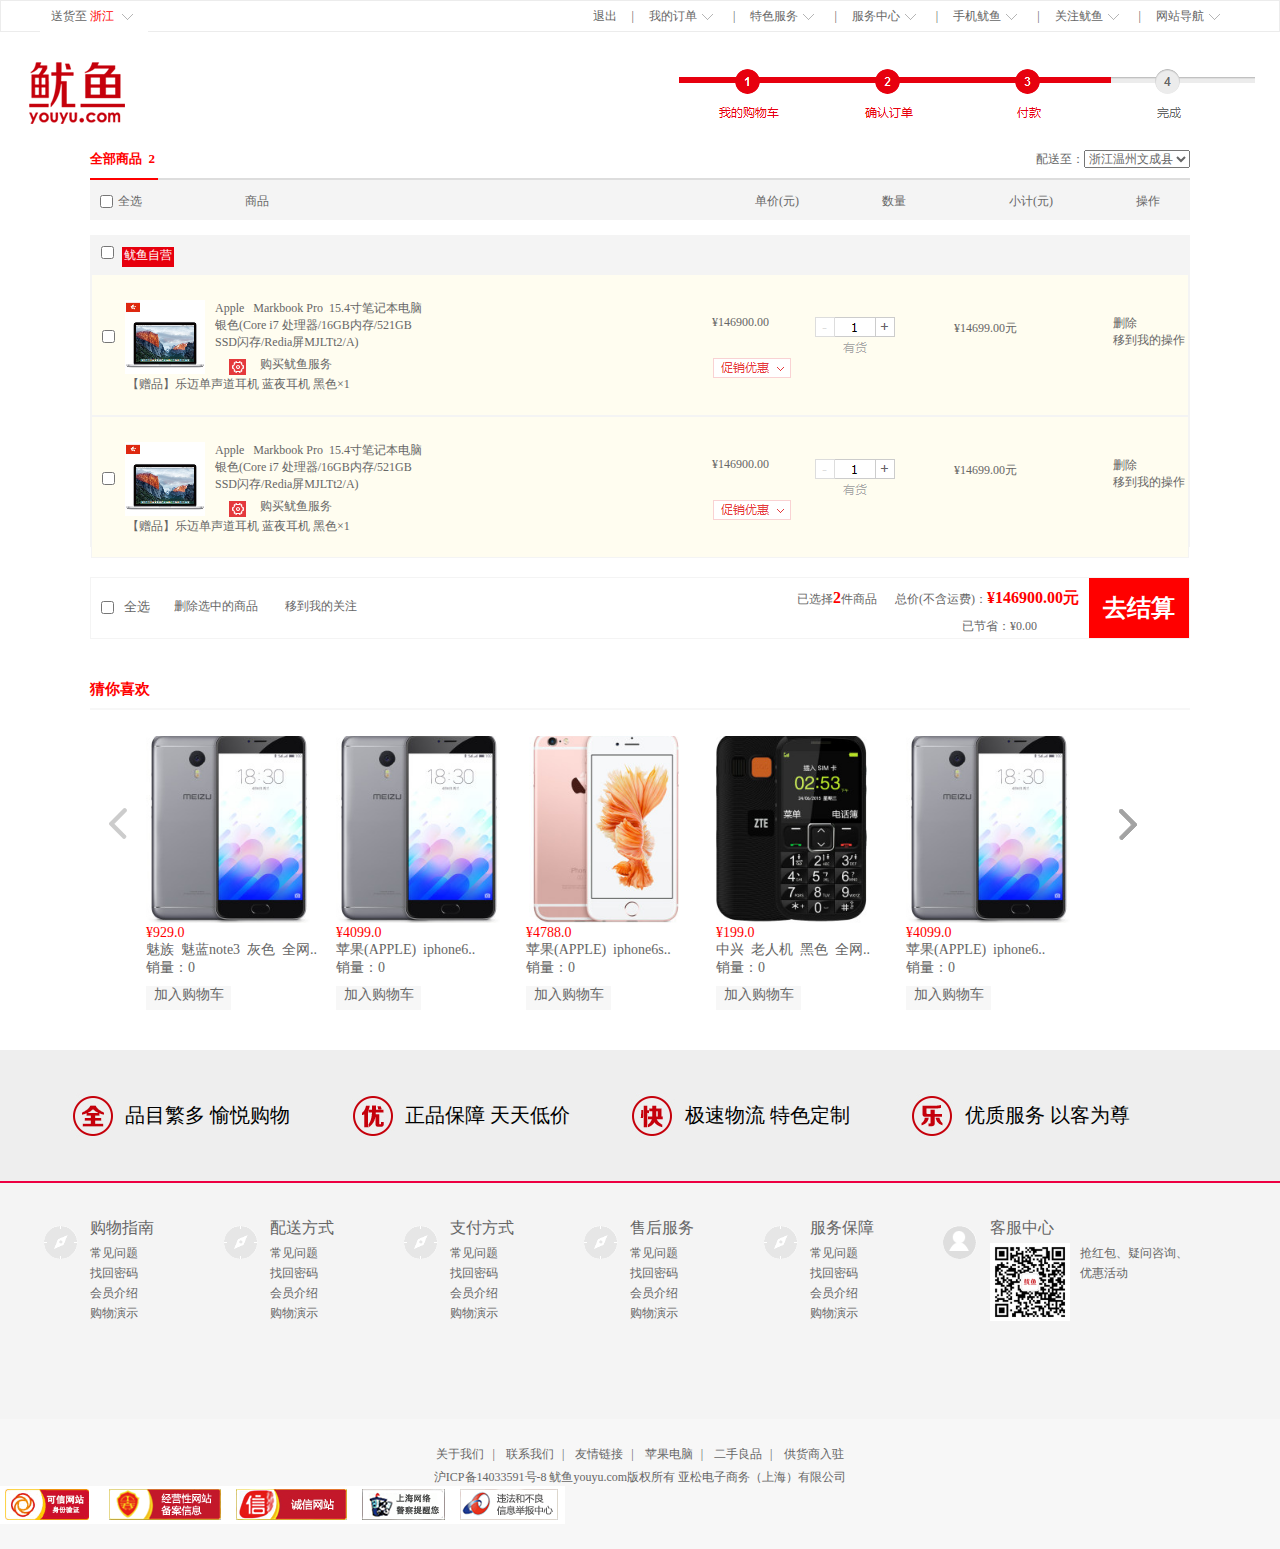
<file: youyu/fullCar.html>
<!DOCTYPE HTML PUBLIC "-//W3C//DTD HTML 4.01 Transitional//EN" "http://www.w3.org/TR/html4/loose.dtd">
<html lang="en">
<head>
	<meta http-equiv="Content-Type" content="text/html;charset=UTF-8">
	<title>购物车页面</title>
<link rel="stylesheet" href="css/fullCar.css" />
<link rel="stylesheet" href="css/common.css"/>
<link rel="stylesheet" href="css/icons.css" />
<link rel="stylesheet" href="css/table.css" />
</head>
<body>
	<!--顶部-->
	<div class="top">
    	<div class="top_center">
        	<div class="ship">
            	送货至 
                <b>浙江</b>
                <span class="jt_down"></span>
            </div>
            <ul class="top_bars">
            	<li><a href="#">退出</a>|</li>
                <li><a href="#">我的订单<span class="jt_down"></span></a>|</li>
                <li><a href="#">特色服务<span class="jt_down"></span></a>|</li>
                <li><a href="#">服务中心<span class="jt_down"></span></a>|</li>
                <li><a href="#">手机鱿鱼<span class="jt_down"></span></a>|</li>
                <li><a href="#">关注鱿鱼<span class="jt_down"></span></a>|</li>
                <li><a href="#">网站导航<span class="jt_down"></span></a></li>
      
            </ul>
        </div>
    </div>
    <!--头部-->
    <div class="bgred">
    <div class="header3">
    	<a href="#"><img src="images/logo.png"  class="oneImg"></a>
    	

        <div class="h3_right">
        	<img src="images/10-鱿鱼网-支付_03.png" alt="">
        </div>
       
    </div>
<!--中间部分div-->
<div class="empty">
	<div class="peisong"><pre>全部商品  2 </pre><span>配送至：<select name="" id=""><option value="">浙江温州文成县</option></select></span></div>
	<div class="mainCenter">
		<div class="allCheck">
			<input type="checkbox"><p>全选</p>
			<p class="leftM">商品</p>
			<p class="rightM">单价(元)</p>
			<p class="leftM">数量</p>
			<p class="leftM">小计(元)</p>
			<p class="leftM">操作</p>
		</div>
		<div class="mainPro">
			<div class="aa">
				<input type="checkbox"><span id="but">鱿鱼自营</span>
			</div>
			<div class="bb">
				<input type="checkbox" >
				<img src="images/bgPic_07.png" >
				 <span>
                    Apple&nbsp;&nbsp; Markbook&nbsp;Pro &nbsp;15.4寸笔记本电脑<br>银色(Core&nbsp;i7&nbsp;处理器/16GB内存/521GB <br>SSD闪存/Redia屏MJLTt2/A)
                    <br>
                   <img src="images/icons/suo_06.png" style="margin-top:5px"><span style="margin-top:5px">购买鱿鱼服务</span>
                   <span style="margin-left:-205px">
                   	【赠品】乐迈单声道耳机  蓝夜耳机 黑色×1
                   </span>
                   
                </span>
                <div class="mm">
                	<span>¥146900.00</span>
                	<img src="images/icons/suo_03.png" alt="">
                </div>
                <img src="images/have_03.png" style="margin-top:40px">
                <div class="ri">¥14699.00元</div>
               	<div class="righ">
               		 <div class="rig">删除</div>
                	<div class="rig">移到我的操作</div>
               	</div>
			</div>
				
			<div class="bb">
				<input type="checkbox" >
				<img src="images/bgPic_07.png" >
				 <span>
                    Apple&nbsp;&nbsp; Markbook&nbsp;Pro &nbsp;15.4寸笔记本电脑<br>银色(Core&nbsp;i7&nbsp;处理器/16GB内存/521GB <br>SSD闪存/Redia屏MJLTt2/A)
                    <br>
                   <img src="images/icons/suo_06.png" style="margin-top:5px"><span style="margin-top:5px">购买鱿鱼服务</span>
                   <span style="margin-left:-205px">
                   	【赠品】乐迈单声道耳机  蓝夜耳机 黑色×1
                   </span>
                   
                </span>
                <div class="mm">
                	<span>¥146900.00</span>
                	<img src="images/icons/suo_03.png" alt="">
                </div>
                <img src="images/have_03.png" style="margin-top:40px">
                <div class="ri">¥14699.00元</div>
               	<div class="righ">
               		 <div class="rig">删除</div>
                	<div class="rig">移到我的操作</div>
               	</div>
			</div>
			
		</div>
		<div class="allButtom">
			<input type="checkbox"><p>全选</p>
			<pre>删除选中的商品         移到我的关注</pre>
			<p class="caozuo">去结算</p>
			<span>已选择<font>2</font>件商品&nbsp;&nbsp;&nbsp;&nbsp;&nbsp;&nbsp;总价(不含运费)：<font>¥146900.00元</font></span>
			<span class="save">已节省：¥0.00</span>

			
		</div>
	</div>
	<p>猜你喜欢</p>
	<div class="gress">
		<img src="images/jiantou_03.png" class="left">
		<ul>
                      <li>
                          <img src="images/phone_03.png" alt="">
                          <font>¥929.0</font>
                          <p>魅族&nbsp;&nbsp;魅蓝note3&nbsp;&nbsp;灰色&nbsp;&nbsp;全网.. <br>销量：0</p>
                          <span class="add">加入购物车</span>
                      </li>
                      <li>
                            <img src="images/phone_03.png" alt="">
                            <font>¥4099.0</font>
                            <p>苹果(APPLE)&nbsp;&nbsp;iphone6.. <br>销量：0</p>
                             <span class="add">加入购物车</span>
                      </li>
                      <li>
                            <img src="images/phone_07.png" alt="">
                            <font>¥4788.0</font>
                            <p>苹果(APPLE)&nbsp;&nbsp;iphone6s.. <br>销量：0</p>
                             <span class="add">加入购物车</span>
                      </li>
                      <li>
                            <img src="images/phone_09.png" alt="">
                            <font>¥199.0</font>
                            <p>中兴&nbsp;&nbsp;老人机&nbsp;&nbsp;黑色&nbsp;&nbsp;全网.. <br>销量：0</p>
                             <span class="add">加入购物车</span>
                      </li>
                       <li>
                            <img src="images/phone_03.png" alt="">
                            <font>¥4099.0</font>
                            <p>苹果(APPLE)&nbsp;&nbsp;iphone6.. <br>销量：0</p>
                             <span class="add">加入购物车</span>
                      </li>
                      
                  </ul>
		<img src="images/jiantou_05.png" class="right">
	</div>
</div>
     <!--脚部-->
    <div class="footer3">
    	<div class="f3_top">
        	<div class="f3_center">
                <div class="ts1">品目繁多 愉悦购物</div>
                <div class="ts2">正品保障 天天低价</div>
                <div class="ts3">极速物流 特色定制</div>
                <div class="ts4">优质服务 以客为尊</div>
            </div>
        </div>
        <div class="f3_middle">
        	<ul class="f3_center">
            	<li class="f3_mi_li01">
                	<h1>购物指南</h1>
                    <p>常见问题</p>
                    <p>找回密码</p>
                    <p>会员介绍</p>
                    <p>购物演示</p>
                </li>
                <li class="f3_mi_li01">
                	<h1>配送方式</h1>
                    <p>常见问题</p>
                    <p>找回密码</p>
                    <p>会员介绍</p>
                    <p>购物演示</p>
                </li>
                <li class="f3_mi_li01">
                	<h1>支付方式</h1>
                    <p>常见问题</p>
                    <p>找回密码</p>
                    <p>会员介绍</p>
                    <p>购物演示</p>
                </li>
                <li class="f3_mi_li01">
                	<h1>售后服务</h1>
                    <p>常见问题</p>
                    <p>找回密码</p>
                    <p>会员介绍</p>
                    <p>购物演示</p>
                </li>
                <li class="f3_mi_li01">
                	<h1>服务保障</h1>
                    <p>常见问题</p>
                    <p>找回密码</p>
                    <p>会员介绍</p>
                    <p>购物演示</p>
                </li>
                <li class="f3_mi_li06">
                	<h1>客服中心</h1>
                    <img src="images/QRCodes.png">
                    <p>抢红包、疑问咨询、优惠活动</p>
                </li>
            </ul>
        </div>
        <div class="f3_bottom">
        	<p class="f3_links">
                <a href="#">关于我们</a>|
                <a href="#">联系我们</a>|
                <a href="#">友情链接</a>|
                <a href="#">苹果电脑</a>|
                <a href="#">二手良品</a>|
                <a href="#">供货商入驻</a> 
           	</p>
            <p>沪ICP备14033591号-8 鱿鱼youyu.com版权所有 亚松电子商务（上海）有限公司 </p>
            <img src="images/police.png">
            
        </div>
    </div>
</body>
</html>
</file>
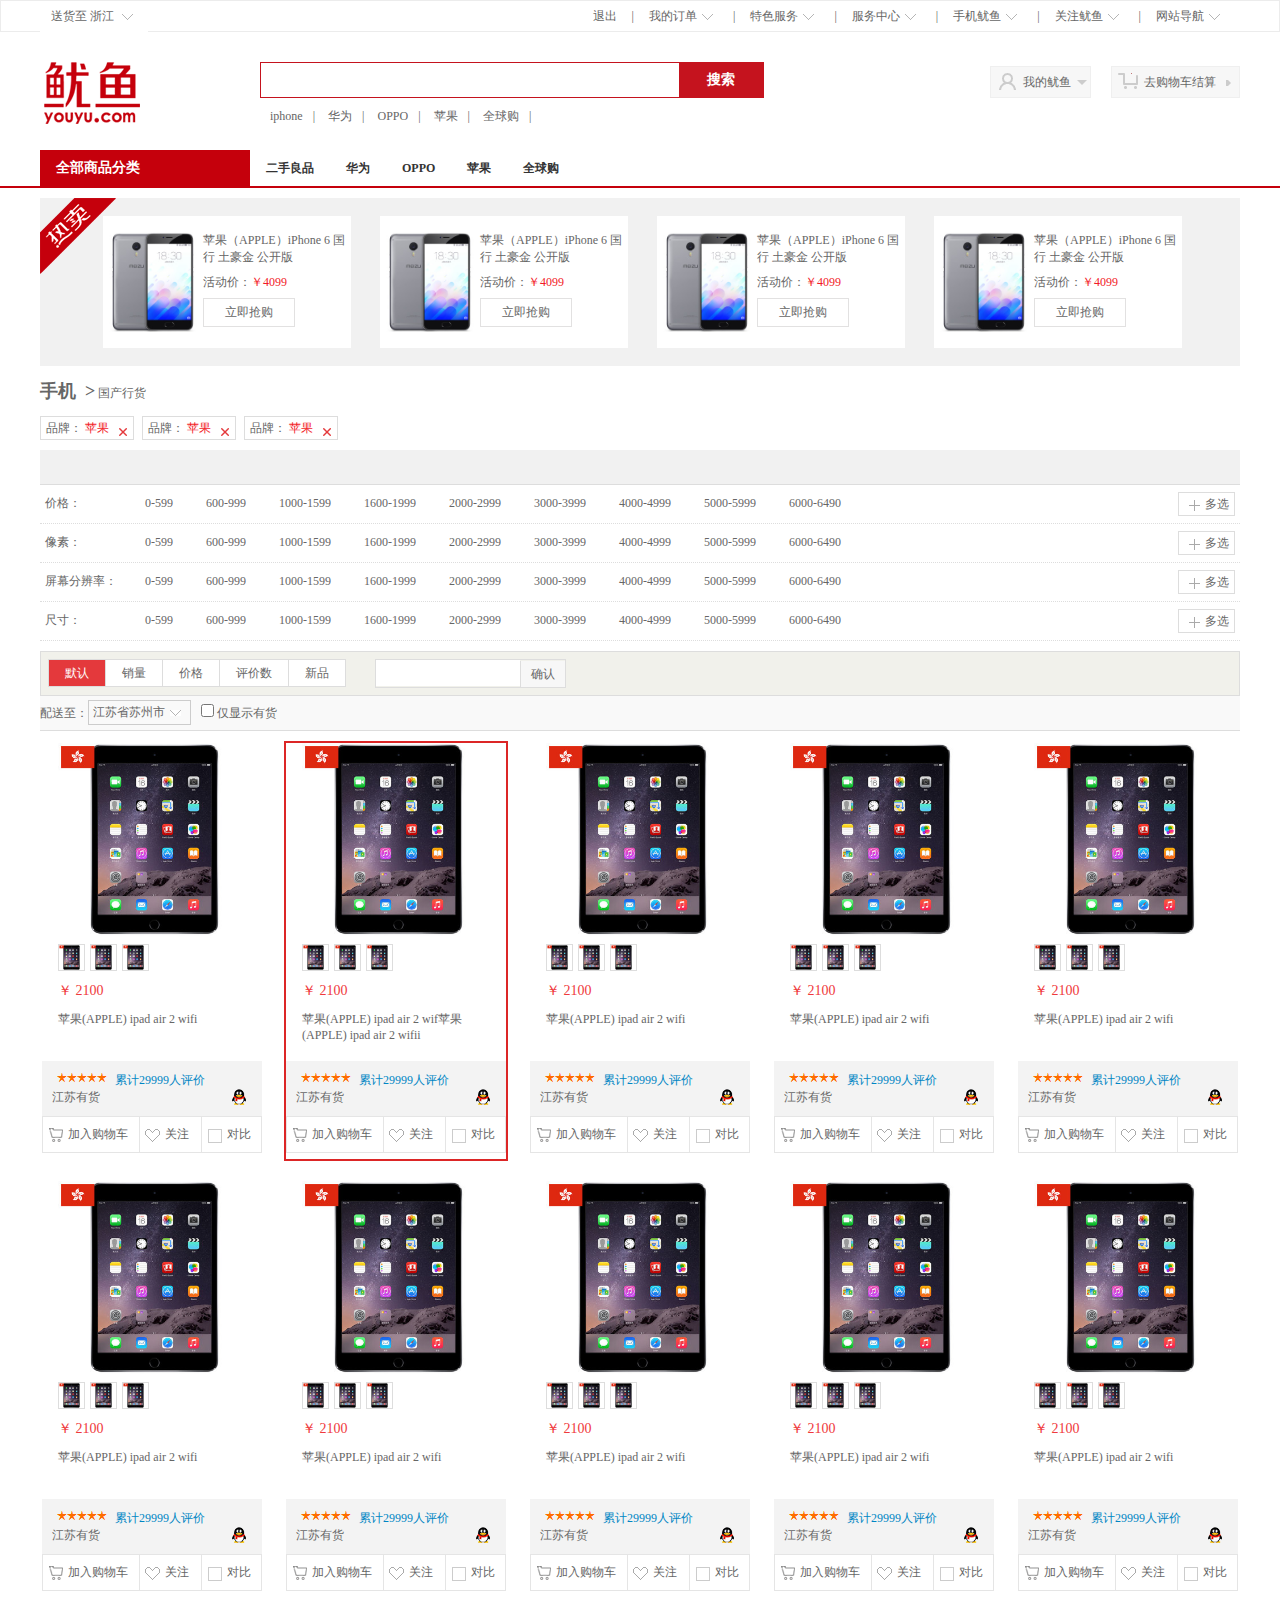
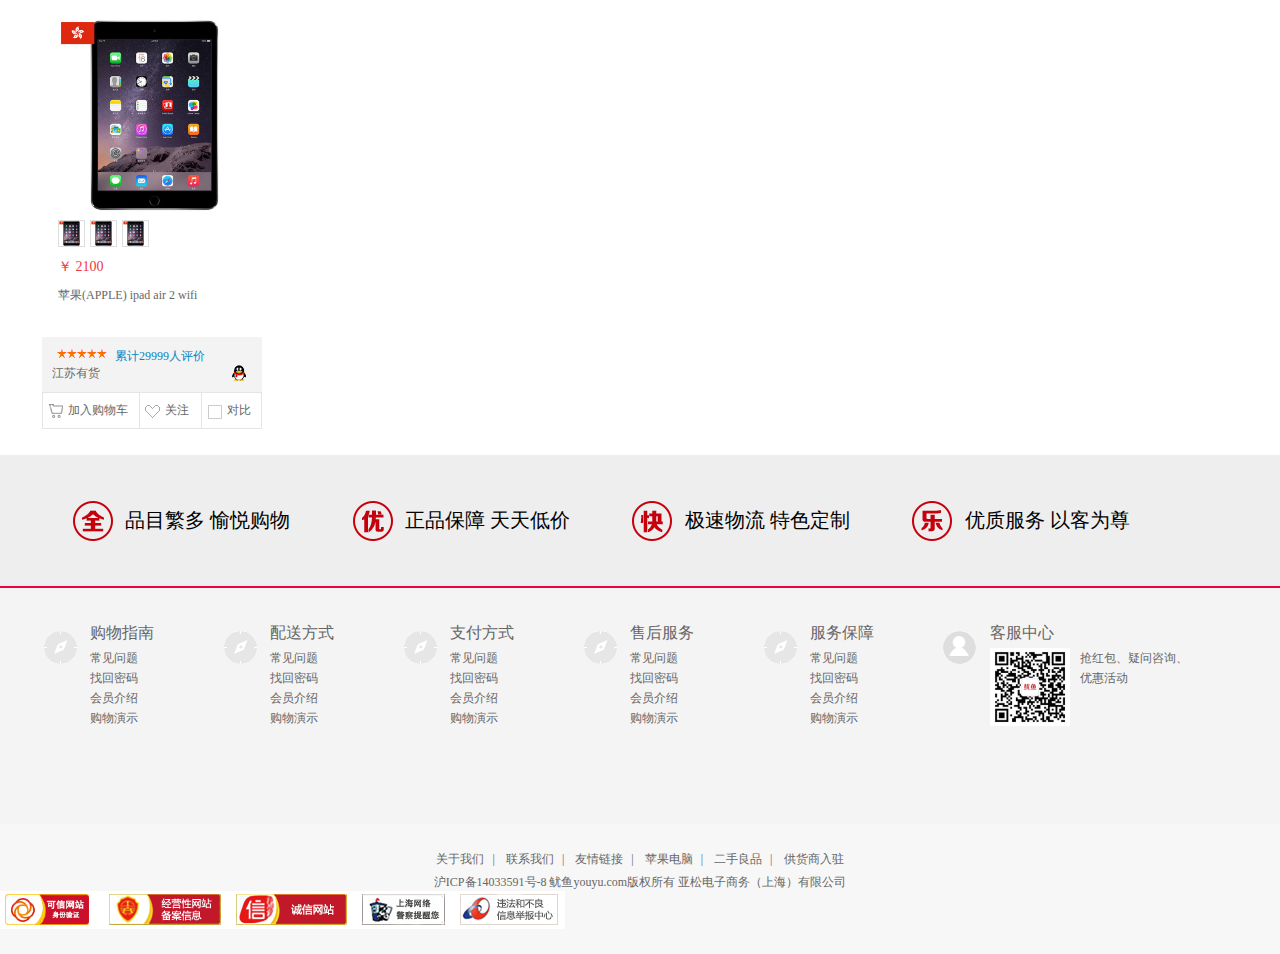
<file: youyu/list.html>
<!DOCTYPE HTML PUBLIC "-//W3C//DTD HTML 4.01 Transitional//EN" "http://www.w3.org/TR/html4/loose.dtd">
<html>
<head>
<meta http-equiv="Content-Type" content="text/html; charset=utf-8">
<title>鱿鱼网-列表页</title>
<link rel="stylesheet" href="css/style.css" />
<link rel="stylesheet" href="css/common.css"/>
<link rel="stylesheet" href="css/icons.css" />
<link rel="stylesheet" href="css/table.css" />
</head>
<body>
	<!--顶部-->
	<div class="top">
    	<div class="top_center">
        	<div class="ship">
            	送货至 
                <b>浙江</b>
                <span class="jt_down"></span>
            </div>
            <ul class="top_bars">
            	<li><a href="#">退出</a>|</li>
                <li><a href="#">我的订单<span class="jt_down"></span></a>|</li>
                <li><a href="#">特色服务<span class="jt_down"></span></a>|</li>
                <li><a href="#">服务中心<span class="jt_down"></span></a>|</li>
                <li><a href="#">手机鱿鱼<span class="jt_down"></span></a>|</li>
                <li><a href="#">关注鱿鱼<span class="jt_down"></span></a>|</li>
                <li><a href="#">网站导航<span class="jt_down"></span></a></li>
            </ul>
        </div>
    </div>
    <!--头部-->
    <div class="header3">
    	<a href="#"><img src="images/logo.png"></a>
    	<div class="h3_center">
        	<div class="search_box">
            	<input type="text"/>
                <span>搜索</span>
            </div>
            <p>
            	<a href="#">iphone</a>|
            	<a href="#">华为</a>|
                <a href="#">OPPO</a>|
                <a href="#">苹果</a>|
                <a href="#">全球购</a>|
            </p>
        </div>
        <div class="h3_right">
        	<div class="myyy">
            	我的鱿鱼
                <span class="sj_down"></span>
             </div>
            <div class="tsc">
            	去购物车结算
                <span class="sj_right"></span>
            </div>
        </div>
    </div>
     <!--头部导航-->
    <div class="nav_top">
    	<div class="nav_top_center">
            <div>
                全部商品分类
            </div>
            <ul>
                <li><a href="#">二手良品</a></li>
                <li><a href="#">华为</a></li>
                <li><a href="#">OPPO</a></li>
                <li><a href="#">苹果</a></li>
                <li><a href="#">全球购</a></li>
            </ul>
        </div>
    </div>
    
    <!--内容-->
    <div class="container4">
    	<!--热卖-->
    	<div class="c4_b1">
        	<ul class="c4_b1_boxes">
            	<li>
                	<img src="images/hot_1.jpg">
                    <div class="c4_b1_box_txt">
                    	<p>苹果（APPLE）iPhone 6 国行 土豪金 公开版 </p>
                        <h1>活动价：<b>￥4099</b></h1>
                        <h2>立即抢购</h2>
                    </div>
                </li>
                <li>
                	<img src="images/hot_1.jpg">
                    <div class="c4_b1_box_txt">
                    	<p>苹果（APPLE）iPhone 6 国行 土豪金 公开版 </p>
                        <h1>活动价：<b>￥4099</b></h1>
                        <h2>立即抢购</h2>
                    </div
                ></li>
                <li>
                	<img src="images/hot_1.jpg">
                    <div class="c4_b1_box_txt">
                    	<p>苹果（APPLE）iPhone 6 国行 土豪金 公开版 </p>
                        <h1>活动价：<b>￥4099</b></h1>
                        <h2>立即抢购</h2>
                    </div
                ></li>
                <li>
                	<img src="images/hot_1.jpg">
                    <div class="c4_b1_box_txt">
                    	<p>苹果（APPLE）iPhone 6 国行 土豪金 公开版 </p>
                        <h1>活动价：<b>￥4099</b></h1>
                        <h2>立即抢购</h2>
                    </div
                ></li>
            </ul>
        </div>
        <div class="c4_b2">
            <h1 class="c4_b2_x">
            	<a href="#">手机&nbsp;&nbsp;></a>
                <span><a href="#">国产行货</a></span>
            </h1> 
                
            <ul class="c4_b2_y">
            	<li>
                	<span class="search_key">品牌：</span>
                    <span class="search_val">苹果</span>
                    <span class="search_del"></span>
                </li>
                <li>
                	<span class="search_key">品牌：</span>
                    <span class="search_val">苹果</span>
                    <span class="search_del"></span>
                </li>
                <li>
                	<span class="search_key">品牌：</span>
                    <span class="search_val">苹果</span>
                    <span class="search_del"></span>
                </li>
            </ul>
        </div>
        <div class="c4_b3">
        	<h1></h1>
        	<div>
            	<ul class="c4_b3_search">
                	<li class="c4_b3_name">价格：</li>
                    <li class="c4_b3_vals">
                        <a href="#">0-599</a>
                        <a href="#">600-999</a>
                        <a href="#">1000-1599</a>
                        <a href="#">1600-1999</a>
                        <a href="#">2000-2999</a>
                        <a href="#">3000-3999</a>
                        <a href="#">4000-4999</a>
                        <a href="#">5000-5999</a>
                        <a href="#">6000-6490</a>
					</li>
                    <li class="c4_b3_box"><span class="add01"></span>多选</li>
                </ul><ul class="c4_b3_search">
                	<li class="c4_b3_name">像素：</li>
                    <li class="c4_b3_vals">
                        <a href="#">0-599</a>
                        <a href="#">600-999</a>
                        <a href="#">1000-1599</a>
                        <a href="#">1600-1999</a>
                        <a href="#">2000-2999</a>
                        <a href="#">3000-3999</a>
                        <a href="#">4000-4999</a>
                        <a href="#">5000-5999</a>
                        <a href="#">6000-6490</a>
					</li>
                    <li class="c4_b3_box"><span class="add01"></span>多选</li>
                </ul>
                <ul class="c4_b3_search">
                	<li class="c4_b3_name">屏幕分辨率：</li>
                    <li class="c4_b3_vals">
                        <a href="#">0-599</a>
                        <a href="#">600-999</a>
                        <a href="#">1000-1599</a>
                        <a href="#">1600-1999</a>
                        <a href="#">2000-2999</a>
                        <a href="#">3000-3999</a>
                        <a href="#">4000-4999</a>
                        <a href="#">5000-5999</a>
                        <a href="#">6000-6490</a>
					</li>
                    <li class="c4_b3_box"><span class="add01"></span>多选</li>
                </ul>
                <ul class="c4_b3_search">
                	<li class="c4_b3_name">尺寸：</li>
                    <li class="c4_b3_vals">
                        <a href="#">0-599</a>
                        <a href="#">600-999</a>
                        <a href="#">1000-1599</a>
                        <a href="#">1600-1999</a>
                        <a href="#">2000-2999</a>
                        <a href="#">3000-3999</a>
                        <a href="#">4000-4999</a>
                        <a href="#">5000-5999</a>
                        <a href="#">6000-6490</a>
					</li>
                    <li class="c4_b3_box"><span class="add01"></span>多选</li>
                </ul>
            </div>
        </div>
    	<div class="c4_b4">
        	<div class="c4_b4_x">
            	<ul class="c4_b4_nav">
                	<li class="current"><a href="#">默认</a></li>
                    <li><a href="#">销量</a></li>
                    <li><a href="#">价格</a></li>
                    <li><a href="#">评价数</a></li>
                    <li><a href="#">新品</a></li>
                </ul>
                <div class="c4_b4_search">
                	<input type="text"/><span>确认</span>
                </div>
                <div class="c4_b4_pages">
                	
                </div>
				<div class="clear"></div>
            </div>
            
            <div class="c4_b4_y">
            	<ul>
                  	<li>配送至：</li>
                    <li class="shipbox">江苏省苏州市<span class="jt_down"></span></li>
                    <li><input type="checkbox"> 仅显示有货</li>
                </ul>               
            </div>
       	</div>
    	<!--商品列表-->
        <div class="c4_b5">	
        	<div class="c4_b5_content">
            	<ul class="c4_b5_c_boxes">
                	<li class="c4_b5_c_box">
                    	<!--图片-->
                    	<div class="c4_b5_c_box_pic">
                        	<div class="c4b5_pic_view">
                            	<a href="#"><img src="images/list_p1.jpg"></a>
                            </div>
                            <ul class="c4b5_pic_smalls">
                            	<li><a href="#"><img src="images/list_p1.jpg"></a></li>
                                <li><a href="#"><img src="images/list_p1.jpg"></a></li>
                                <li><a href="#"><img src="images/list_p1.jpg"></a></li>
                            </ul>
                        </div>
                        <!--价钱-->
                        <div class="c4_b5_c_box_txt">
                        	<h1>￥ 2100</h1>
                            <h2><a href="#">苹果(APPLE) ipad air 2 wifi</a></h2>
                        </div>
                        <!--购买等操作-->
                        <div class="c4b5_el">
                        	<div class="c4b5_el_x">
                            	<span class="wjx01"></span>
                                <span class="elNum">累计29999人评价</span>
                            </div>
                            <div class="c4b5_el_y">
                            	江苏有货
                            	<span class="qq01"></span>
                            </div>
                            
                        </div>
                        <ul class="c4b5_option">
                                <li class="shopcar_box"><span class="shopcar01"></span>加入购物车</li>
                                <li class="hart_box"><span class="hart01"></span>关注</li>
                                <li class="square_box"><span class="square01"></span>对比</li>
                        </ul>
                    </li>
                    <li class="c4_b5_c_box c4b5_current">
                    	<!--图片-->
                    	<div class="c4_b5_c_box_pic">
                        	<div class="c4b5_pic_view">
                            	<a href="#"><img src="images/list_p1.jpg"></a>
                            </div>
                            <ul class="c4b5_pic_smalls">
                            	<li><a href="#"><img src="images/list_p1.jpg"></a></li>
                                <li><a href="#"><img src="images/list_p1.jpg"></a></li>
                                <li><a href="#"><img src="images/list_p1.jpg"></a></li>
                            </ul>
                        </div>
                        <!--价钱-->
                        <div class="c4_b5_c_box_txt">
                        	<h1>￥ 2100</h1>
                            <h2><a href="#">苹果(APPLE) ipad air 2 wif苹果(APPLE) ipad air 2 wifii</a></h2>
                        </div>
                        <!--购买等操作-->
                        <div class="c4b5_el">
                        	<div class="c4b5_el_x">
                            	<span class="wjx01"></span>
                                <span class="elNum">累计29999人评价</span>
                            </div>
                            <div class="c4b5_el_y">
                            	江苏有货
                            	<span class="qq01"></span>
                            </div>
                        </div>
                        <ul class="c4b5_option">
                                <li class="shopcar_box"><span class="shopcar01"></span>加入购物车</li>
                                <li class="hart_box"><span class="hart01"></span>关注</li>
                                <li class="square_box"><span class="square01"></span>对比</li>
                        </ul>
                    </li>
                    <li class="c4_b5_c_box">
                    	<!--图片-->
                    	<div class="c4_b5_c_box_pic">
                        	<div class="c4b5_pic_view">
                            	<a href="#"><img src="images/list_p1.jpg"></a>
                            </div>
                            <ul class="c4b5_pic_smalls">
                            	<li><a href="#"><img src="images/list_p1.jpg"></a></li>
                                <li><a href="#"><img src="images/list_p1.jpg"></a></li>
                                <li><a href="#"><img src="images/list_p1.jpg"></a></li>
                            </ul>
                        </div>
                        <!--价钱-->
                        <div class="c4_b5_c_box_txt">
                        	<h1>￥ 2100</h1>
                            <h2><a href="#">苹果(APPLE) ipad air 2 wifi</a></h2>
                        </div>
                        <!--购买等操作-->
                        <div class="c4b5_el">
                        	<div class="c4b5_el_x">
                            	<span class="wjx01"></span>
                                <span class="elNum">累计29999人评价</span>
                            </div>
                            <div class="c4b5_el_y">
                            	江苏有货
                            	<span class="qq01"></span>
                            </div>
                            
                        </div>
                        <ul class="c4b5_option">
                                <li class="shopcar_box"><span class="shopcar01"></span>加入购物车</li>
                                <li class="hart_box"><span class="hart01"></span>关注</li>
                                <li class="square_box"><span class="square01"></span>对比</li>
                        </ul>
                    </li>
                    <li class="c4_b5_c_box">
                    	<!--图片-->
                    	<div class="c4_b5_c_box_pic">
                        	<div class="c4b5_pic_view">
                            	<a href="#"><img src="images/list_p1.jpg"></a>
                            </div>
                            <ul class="c4b5_pic_smalls">
                            	<li><a href="#"><img src="images/list_p1.jpg"></a></li>
                                <li><a href="#"><img src="images/list_p1.jpg"></a></li>
                                <li><a href="#"><img src="images/list_p1.jpg"></a></li>
                            </ul>
                        </div>
                        <!--价钱-->
                        <div class="c4_b5_c_box_txt">
                        	<h1>￥ 2100</h1>
                            <h2><a href="#">苹果(APPLE) ipad air 2 wifi</a></h2>
                        </div>
                        <!--购买等操作-->
                        <div class="c4b5_el">
                        	<div class="c4b5_el_x">
                            	<span class="wjx01"></span>
                                <span class="elNum">累计29999人评价</span>
                            </div>
                            <div class="c4b5_el_y">
                            	江苏有货
                            	<span class="qq01"></span>
                            </div>
                            
                        </div>
                        <ul class="c4b5_option">
                                <li class="shopcar_box"><span class="shopcar01"></span>加入购物车</li>
                                <li class="hart_box"><span class="hart01"></span>关注</li>
                                <li class="square_box"><span class="square01"></span>对比</li>
                        </ul>
                    </li>
                    <li class="c4_b5_c_box">
                    	<!--图片-->
                    	<div class="c4_b5_c_box_pic">
                        	<div class="c4b5_pic_view">
                            	<a href="#"><img src="images/list_p1.jpg"></a>
                            </div>
                            <ul class="c4b5_pic_smalls">
                            	<li><a href="#"><img src="images/list_p1.jpg"></a></li>
                                <li><a href="#"><img src="images/list_p1.jpg"></a></li>
                                <li><a href="#"><img src="images/list_p1.jpg"></a></li>
                            </ul>
                        </div>
                        <!--价钱-->
                        <div class="c4_b5_c_box_txt">
                        	<h1>￥ 2100</h1>
                            <h2><a href="#">苹果(APPLE) ipad air 2 wifi</a></h2>
                        </div>
                        <!--购买等操作-->
                        <div class="c4b5_el">
                        	<div class="c4b5_el_x">
                            	<span class="wjx01"></span>
                                <span class="elNum">累计29999人评价</span>
                            </div>
                            <div class="c4b5_el_y">
                            	江苏有货
                            	<span class="qq01"></span>
                            </div>
                            
                        </div>
                        <ul class="c4b5_option">
                                <li class="shopcar_box"><span class="shopcar01"></span>加入购物车</li>
                                <li class="hart_box"><span class="hart01"></span>关注</li>
                                <li class="square_box"><span class="square01"></span>对比</li>
                        </ul>
                    </li>
                    <li class="c4_b5_c_box">
                    	<!--图片-->
                    	<div class="c4_b5_c_box_pic">
                        	<div class="c4b5_pic_view">
                            	<a href="#"><img src="images/list_p1.jpg"></a>
                            </div>
                            <ul class="c4b5_pic_smalls">
                            	<li><a href="#"><img src="images/list_p1.jpg"></a></li>
                                <li><a href="#"><img src="images/list_p1.jpg"></a></li>
                                <li><a href="#"><img src="images/list_p1.jpg"></a></li>
                            </ul>
                        </div>
                        <!--价钱-->
                        <div class="c4_b5_c_box_txt">
                        	<h1>￥ 2100</h1>
                            <h2><a href="#">苹果(APPLE) ipad air 2 wifi</a></h2>
                        </div>
                        <!--购买等操作-->
                        <div class="c4b5_el">
                        	<div class="c4b5_el_x">
                            	<span class="wjx01"></span>
                                <span class="elNum">累计29999人评价</span>
                            </div>
                            <div class="c4b5_el_y">
                            	江苏有货
                            	<span class="qq01"></span>
                            </div>
                            
                        </div>
                        <ul class="c4b5_option">
                                <li class="shopcar_box"><span class="shopcar01"></span>加入购物车</li>
                                <li class="hart_box"><span class="hart01"></span>关注</li>
                                <li class="square_box"><span class="square01"></span>对比</li>
                        </ul>
                    </li>
                    <li class="c4_b5_c_box">
                    	<!--图片-->
                    	<div class="c4_b5_c_box_pic">
                        	<div class="c4b5_pic_view">
                            	<a href="#"><img src="images/list_p1.jpg"></a>
                            </div>
                            <ul class="c4b5_pic_smalls">
                            	<li><a href="#"><img src="images/list_p1.jpg"></a></li>
                                <li><a href="#"><img src="images/list_p1.jpg"></a></li>
                                <li><a href="#"><img src="images/list_p1.jpg"></a></li>
                            </ul>
                        </div>
                        <!--价钱-->
                        <div class="c4_b5_c_box_txt">
                        	<h1>￥ 2100</h1>
                            <h2><a href="#">苹果(APPLE) ipad air 2 wifi</a></h2>
                        </div>
                        <!--购买等操作-->
                        <div class="c4b5_el">
                        	<div class="c4b5_el_x">
                            	<span class="wjx01"></span>
                                <span class="elNum">累计29999人评价</span>
                            </div>
                            <div class="c4b5_el_y">
                            	江苏有货
                            	<span class="qq01"></span>
                            </div>
                            
                        </div>
                        <ul class="c4b5_option">
                                <li class="shopcar_box"><span class="shopcar01"></span>加入购物车</li>
                                <li class="hart_box"><span class="hart01"></span>关注</li>
                                <li class="square_box"><span class="square01"></span>对比</li>
                        </ul>
                    </li>
                    <li class="c4_b5_c_box">
                    	<!--图片-->
                    	<div class="c4_b5_c_box_pic">
                        	<div class="c4b5_pic_view">
                            	<a href="#"><img src="images/list_p1.jpg"></a>
                            </div>
                            <ul class="c4b5_pic_smalls">
                            	<li><a href="#"><img src="images/list_p1.jpg"></a></li>
                                <li><a href="#"><img src="images/list_p1.jpg"></a></li>
                                <li><a href="#"><img src="images/list_p1.jpg"></a></li>
                            </ul>
                        </div>
                        <!--价钱-->
                        <div class="c4_b5_c_box_txt">
                        	<h1>￥ 2100</h1>
                            <h2><a href="#">苹果(APPLE) ipad air 2 wifi</a></h2>
                        </div>
                        <!--购买等操作-->
                        <div class="c4b5_el">
                        	<div class="c4b5_el_x">
                            	<span class="wjx01"></span>
                                <span class="elNum">累计29999人评价</span>
                            </div>
                            <div class="c4b5_el_y">
                            	江苏有货
                            	<span class="qq01"></span>
                            </div>
                            
                        </div>
                        <ul class="c4b5_option">
                                <li class="shopcar_box"><span class="shopcar01"></span>加入购物车</li>
                                <li class="hart_box"><span class="hart01"></span>关注</li>
                                <li class="square_box"><span class="square01"></span>对比</li>
                        </ul>
                    </li>
                    <li class="c4_b5_c_box">
                    	<!--图片-->
                    	<div class="c4_b5_c_box_pic">
                        	<div class="c4b5_pic_view">
                            	<a href="#"><img src="images/list_p1.jpg"></a>
                            </div>
                            <ul class="c4b5_pic_smalls">
                            	<li><a href="#"><img src="images/list_p1.jpg"></a></li>
                                <li><a href="#"><img src="images/list_p1.jpg"></a></li>
                                <li><a href="#"><img src="images/list_p1.jpg"></a></li>
                            </ul>
                        </div>
                        <!--价钱-->
                        <div class="c4_b5_c_box_txt">
                        	<h1>￥ 2100</h1>
                            <h2><a href="#">苹果(APPLE) ipad air 2 wifi</a></h2>
                        </div>
                        <!--购买等操作-->
                        <div class="c4b5_el">
                        	<div class="c4b5_el_x">
                            	<span class="wjx01"></span>
                                <span class="elNum">累计29999人评价</span>
                            </div>
                            <div class="c4b5_el_y">
                            	江苏有货
                            	<span class="qq01"></span>
                            </div>
                            
                        </div>
                        <ul class="c4b5_option">
                                <li class="shopcar_box"><span class="shopcar01"></span>加入购物车</li>
                                <li class="hart_box"><span class="hart01"></span>关注</li>
                                <li class="square_box"><span class="square01"></span>对比</li>
                        </ul>
                    </li>
                   <li class="c4_b5_c_box">
                    	<!--图片-->
                    	<div class="c4_b5_c_box_pic">
                        	<div class="c4b5_pic_view">
                            	<a href="#"><img src="images/list_p1.jpg"></a>
                            </div>
                            <ul class="c4b5_pic_smalls">
                            	<li><a href="#"><img src="images/list_p1.jpg"></a></li>
                                <li><a href="#"><img src="images/list_p1.jpg"></a></li>
                                <li><a href="#"><img src="images/list_p1.jpg"></a></li>
                            </ul>
                        </div>
                        <!--价钱-->
                        <div class="c4_b5_c_box_txt">
                        	<h1>￥ 2100</h1>
                            <h2><a href="#">苹果(APPLE) ipad air 2 wifi</a></h2>
                        </div>
                        <!--购买等操作-->
                        <div class="c4b5_el">
                        	<div class="c4b5_el_x">
                            	<span class="wjx01"></span>
                                <span class="elNum">累计29999人评价</span>
                            </div>
                            <div class="c4b5_el_y">
                            	江苏有货
                            	<span class="qq01"></span>
                            </div>
                            
                        </div>
                        <ul class="c4b5_option">
                                <li class="shopcar_box"><span class="shopcar01"></span>加入购物车</li>
                                <li class="hart_box"><span class="hart01"></span>关注</li>
                                <li class="square_box"><span class="square01"></span>对比</li>
                        </ul>
                    </li>
                    <li class="c4_b5_c_box">
                    	<!--图片-->
                    	<div class="c4_b5_c_box_pic">
                        	<div class="c4b5_pic_view">
                            	<a href="#"><img src="images/list_p1.jpg"></a>
                            </div>
                            <ul class="c4b5_pic_smalls">
                            	<li><a href="#"><img src="images/list_p1.jpg"></a></li>
                                <li><a href="#"><img src="images/list_p1.jpg"></a></li>
                                <li><a href="#"><img src="images/list_p1.jpg"></a></li>
                            </ul>
                        </div>
                        <!--价钱-->
                        <div class="c4_b5_c_box_txt">
                        	<h1>￥ 2100</h1>
                            <h2><a href="#">苹果(APPLE) ipad air 2 wifi</a></h2>
                        </div>
                        <!--购买等操作-->
                        <div class="c4b5_el">
                        	<div class="c4b5_el_x">
                            	<span class="wjx01"></span>
                                <span class="elNum">累计29999人评价</span>
                            </div>
                            <div class="c4b5_el_y">
                            	江苏有货
                            	<span class="qq01"></span>
                            </div>
                            
                        </div>
                        <ul class="c4b5_option">
                                <li class="shopcar_box"><span class="shopcar01"></span>加入购物车</li>
                                <li class="hart_box"><span class="hart01"></span>关注</li>
                                <li class="square_box"><span class="square01"></span>对比</li>
                        </ul>
                    </li>
                </ul>
            </div>
        </div>
    </div>
    <!--脚部-->
    <div class="footer3">
    	<div class="f3_top">
        	<div class="f3_center">
                <div class="ts1">品目繁多 愉悦购物</div>
                <div class="ts2">正品保障 天天低价</div>
                <div class="ts3">极速物流 特色定制</div>
                <div class="ts4">优质服务 以客为尊</div>
            </div>
        </div>
        <div class="f3_middle">
        	<ul class="f3_center">
            	<li class="f3_mi_li01">
                	<h1>购物指南</h1>
                    <p>常见问题</p>
                    <p>找回密码</p>
                    <p>会员介绍</p>
                    <p>购物演示</p>
                </li>
                <li class="f3_mi_li01">
                	<h1>配送方式</h1>
                    <p>常见问题</p>
                    <p>找回密码</p>
                    <p>会员介绍</p>
                    <p>购物演示</p>
                </li>
                <li class="f3_mi_li01">
                	<h1>支付方式</h1>
                    <p>常见问题</p>
                    <p>找回密码</p>
                    <p>会员介绍</p>
                    <p>购物演示</p>
                </li>
                <li class="f3_mi_li01">
                	<h1>售后服务</h1>
                    <p>常见问题</p>
                    <p>找回密码</p>
                    <p>会员介绍</p>
                    <p>购物演示</p>
                </li>
                <li class="f3_mi_li01">
                	<h1>服务保障</h1>
                    <p>常见问题</p>
                    <p>找回密码</p>
                    <p>会员介绍</p>
                    <p>购物演示</p>
                </li>
                <li class="f3_mi_li06">
                	<h1>客服中心</h1>
                    <img src="images/QRCodes.png">
                    <p>抢红包、疑问咨询、优惠活动</p>
                </li>
            </ul>
        </div>
        <div class="f3_bottom">
        	<p class="f3_links">
                <a href="#">关于我们</a>|
                <a href="#">联系我们</a>|
                <a href="#">友情链接</a>|
                <a href="#">苹果电脑</a>|
                <a href="#">二手良品</a>|
                <a href="#">供货商入驻</a> 
           	</p>
            <p>沪ICP备14033591号-8 鱿鱼youyu.com版权所有 亚松电子商务（上海）有限公司 </p>
            <img src="images/police.png">
            
        </div>
    </div>

</body>
</html>
</file>
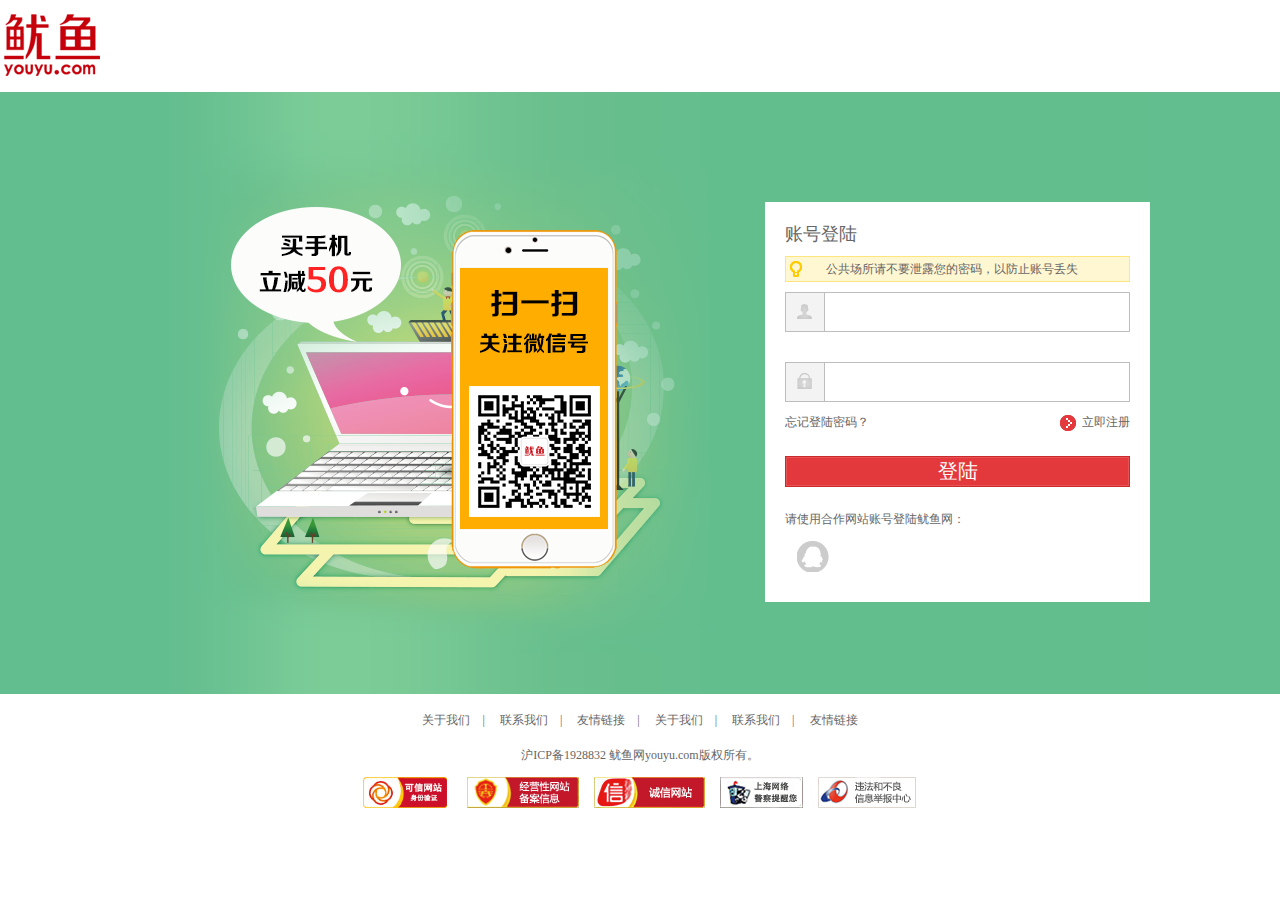
<file: youyu/login.html>
<!DOCTYPE HTML PUBLIC "-//W3C//DTD HTML 4.01 Transitional//EN" "http://www.w3.org/TR/html4/loose.dtd">
<html>
<head>
<meta http-equiv="Content-Type" content="text/html; charset=utf-8">
<title>鱿鱼网-登录页</title>
<link rel="stylesheet" href="css/common.css"/>
<link rel="stylesheet" href="css/style.css" />
</head>
<body>
	<div class="header1">
    	<a href="#">
        	<img src="images/logo.png">
        </a>
    </div>
    <div class="content1">	<!--背景颜色-->
    	<div class="c1_box1"><!--背景图片-->
        	<div class="login_box"><!--登陆框-->
            	<div class="center1">
                	<h1>账号登陆</h1>
                    <h2>公共场所请不要泄露您的密码，以防止账号丢失
                    </h2>
                    <div class="si_box">
                    	<span class="usr_icon"></span>
                        <input type="text"/>
                    </div>
                    <!--分割条-->
                    <div class="c10"></div>
                    <div class="si_box">
                    	<span class="pwd_icon"></span>
                        <input type="password"/>
                    </div>
                    <div class="fg_box">
                    	<a class="fg" href="#">忘记登陆密码？</a>
                        <a class="treg" href="#">立即注册</a>
                    </div>
                    <div class="sub_box">
                    	<input type="submit" value="登陆"/>
                    </div>
                    <div>
                    	请使用合作网站账号登陆鱿鱼网：
                    </div>
                    <div class="com_box">
                    	<span class="tencent"></span>
                        
                    </div>
                </div>
            </div>
        </div>
    </div>
    <div class="footer1">
    	<div class="links">
        	<a href="#">关于我们</a>|
            <a href="#">联系我们</a>|
            <a href="#">友情链接</a>|
            <a href="#">关于我们</a>|
            <a href="#">联系我们</a>|
            <a href="#">友情链接</a>
        </div>
        <div>
        	沪ICP备1928832 鱿鱼网youyu.com版权所有。
        </div>
        
        <img src="images/police.png">
        
    </div>
</body>
</html>
</file>
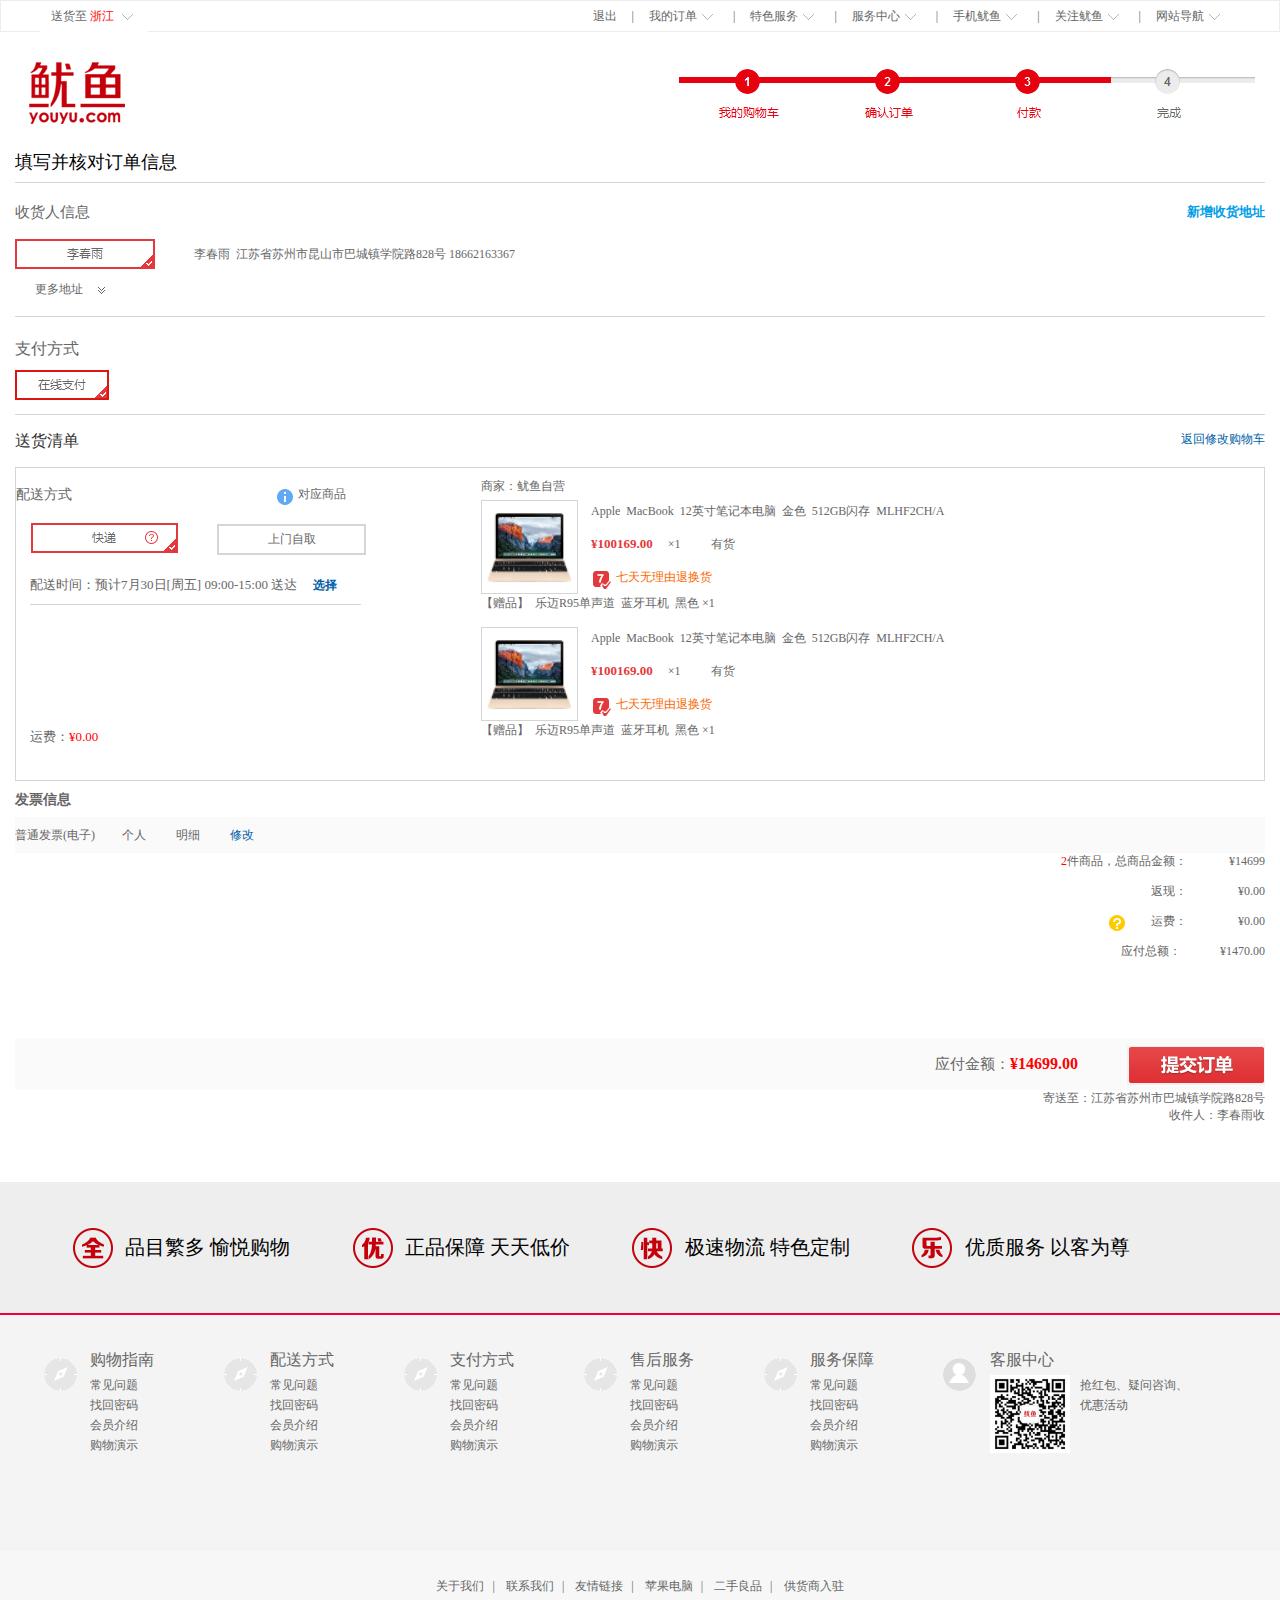
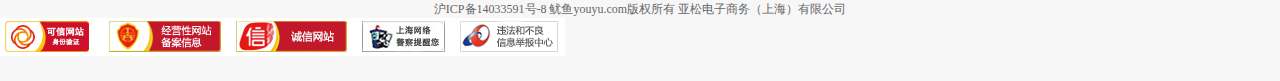
<file: youyu/orderSure.html>
<!DOCTYPE HTML PUBLIC "-//W3C//DTD HTML 4.01 Transitional//EN" "http://www.w3.org/TR/html4/loose.dtd">
<html lang="en">
<head>
	<meta http-equiv="Content-Type" content="text/html;charset=UTF-8">
	<title>鱿鱼网-订单确认页面</title>
		<link rel="stylesheet" href="css/orderSure.css" />
<link rel="stylesheet" href="css/common.css"/>
<link rel="stylesheet" href="css/icons.css" />
<link rel="stylesheet" href="css/table.css" />
</head>
<body>
<!--顶部-->
	<div class="top">
    	<div class="top_center">
        	<div class="ship">
            	送货至 
                <b>浙江</b>
                <span class="jt_down"></span>
            </div>
            <ul class="top_bars">
            	<li><a href="#">退出</a>|</li>
                <li><a href="#">我的订单<span class="jt_down"></span></a>|</li>
                <li><a href="#">特色服务<span class="jt_down"></span></a>|</li>
                <li><a href="#">服务中心<span class="jt_down"></span></a>|</li>
                <li><a href="#">手机鱿鱼<span class="jt_down"></span></a>|</li>
                <li><a href="#">关注鱿鱼<span class="jt_down"></span></a>|</li>
                <li><a href="#">网站导航<span class="jt_down"></span></a></li>
      
            </ul>
        </div>
    </div>
    <!--头部-->
    <div class="bgred">
    <div class="header3">
    	<a href="#"><img src="images/logo.png"  class="oneImg"></a>
    	

        <div class="h3_right">
        	<img src="images/10-鱿鱼网-支付_03.png" alt="">
        </div>
       
    </div>
     <p class="orderButtom">填写并核对订单信息</p>
    <!--中间复杂部分-->
    <div class="content">
    	<div class="contentCenter">
    		<div class="centerTop">
    			<b>收货人信息</b><font>新增收货地址</font>
    			<img src="images/sureLogo_03.png" alt="" class="name">
    			<span>李春雨&nbsp;&nbsp;江苏省苏州市昆山市巴城镇学院路828号  18662163367</span>
    			<p><a href="#">更多地址<img src="images/33_03.png" alt=""></a></p>
    		</div>
    		<div class="applyMethed">
    			<span>支付方式</span>
    			<img src="images/sureLogo_06.png" alt="">
    		</div>
    		<p class="singleP"><b>送货清单</b><span><a href="#">返回修改购物车</a></span></p>
    		<div class="bigDiv">
    			<div class="oneDiv">
    				<div class="oneDivTop">
    					<p>配送方式<a href="#">对应商品	</a><img src="images/8-鱿鱼网-订单确认_03.png" alt=""></p>
    					<img src="images/sureLogo_10.png" class="kuai"><span>上门自取</span>
    					<pre>配送时间：预计7月30日[周五] 09:00-15:00 送达     <a href="#">选择</a></pre>
    				</div>
    				<div class="oneDivBottom">
    					<p>运费：<font>¥0.00</font></p>
    				</div>
    			</div>
    			<div class="twoDiv">
    				<b>商家：鱿鱼自营</b>
    				<ul class="oneUL">
    					<li>
    						<img src="images/pic333_03.png" class="pic">
    						<p>Apple&nbsp;&nbsp;MacBook&nbsp;&nbsp;12英寸笔记本电脑&nbsp;&nbsp;金色&nbsp;&nbsp;512GB闪存&nbsp;&nbsp;MLHF2CH/A</p>
    						<p><font>¥100169.00</font>&nbsp;&nbsp;&nbsp;&nbsp;&nbsp;×1&nbsp;&nbsp;&nbsp;&nbsp;&nbsp;&nbsp;&nbsp;&nbsp;&nbsp;&nbsp;有货</p>
    						<p><img src="images/sureLogo_14.png" alt=""><span>七天无理由退换货</span></p>

    					</li>
    					<li><pre>【赠品】  乐迈R95单声道  蓝牙耳机  黑色 ×1</pre></li>

    				<ul class="twoUL">
    					<li>
    						<img src="images/pic333_03.png" class="pic">
    						<p>Apple&nbsp;&nbsp;MacBook&nbsp;&nbsp;12英寸笔记本电脑&nbsp;&nbsp;金色&nbsp;&nbsp;512GB闪存&nbsp;&nbsp;MLHF2CH/A</p>
    						<p><font>¥100169.00</font>&nbsp;&nbsp;&nbsp;&nbsp;&nbsp;×1&nbsp;&nbsp;&nbsp;&nbsp;&nbsp;&nbsp;&nbsp;&nbsp;&nbsp;&nbsp;有货</p>
    						<p><img src="images/sureLogo_14.png" alt=""><span>七天无理由退换货</span></p>
    						
    					</li>
    					<li><pre>【赠品】  乐迈R95单声道  蓝牙耳机  黑色 ×1</pre></li>
    				</ul>
    			</div>
    		</div>
    		<p class="fa">发票信息</p>
    		<p class="fapiao">
    			普通发票(电子)&nbsp;&nbsp;&nbsp;&nbsp;&nbsp;&nbsp;&nbsp;&nbsp;&nbsp;个人&nbsp;&nbsp;&nbsp;&nbsp;&nbsp;&nbsp;&nbsp;&nbsp;&nbsp;&nbsp;明细&nbsp;&nbsp;&nbsp;&nbsp;&nbsp;&nbsp;&nbsp;&nbsp;&nbsp;&nbsp;<a href="#">修改</a>
    		</p>
    		<div class="money">
    			<span><font>2</font>件商品，总商品金额：&nbsp;&nbsp;&nbsp;&nbsp;&nbsp;&nbsp;&nbsp;&nbsp;&nbsp;&nbsp;&nbsp;&nbsp;&nbsp;&nbsp;¥14699</span>
    			<span>返现：&nbsp;&nbsp;&nbsp;&nbsp;&nbsp;&nbsp;&nbsp;&nbsp;&nbsp;&nbsp;&nbsp;&nbsp;&nbsp;&nbsp;&nbsp;&nbsp;&nbsp;¥0.00</span>
    			
    			<span><img src="images/sureLogo_18.png" alt="">运费：&nbsp;&nbsp;&nbsp;&nbsp;&nbsp;&nbsp;&nbsp;&nbsp;&nbsp;&nbsp;&nbsp;&nbsp;&nbsp;&nbsp;&nbsp;&nbsp;&nbsp;¥0.00</span>
    			
    			<span>应付总额：&nbsp;&nbsp;&nbsp;&nbsp;&nbsp;&nbsp;&nbsp;&nbsp;&nbsp;&nbsp;&nbsp;&nbsp;&nbsp;¥1470.00</span>
    		</div>
    		<div class="submit">
    			<span>应付金额：<font>¥14699.00</font><img src="images/21_03.png" alt=""></span>
    		</div>
    		<div class="adress">
    			<p>寄送至：江苏省苏州市巴城镇学院路828号</p>
    			<p>收件人：李春雨收</p>
    		</div>
    	</div>

    </div>

	 <!--脚部-->
    <div class="footer3">
    	<div class="f3_top">
        	<div class="f3_center">
                <div class="ts1">品目繁多 愉悦购物</div>
                <div class="ts2">正品保障 天天低价</div>
                <div class="ts3">极速物流 特色定制</div>
                <div class="ts4">优质服务 以客为尊</div>
            </div>
        </div>
        <div class="f3_middle">
        	<ul class="f3_center">
            	<li class="f3_mi_li01">
                	<h1>购物指南</h1>
                    <p>常见问题</p>
                    <p>找回密码</p>
                    <p>会员介绍</p>
                    <p>购物演示</p>
                </li>
                <li class="f3_mi_li01">
                	<h1>配送方式</h1>
                    <p>常见问题</p>
                    <p>找回密码</p>
                    <p>会员介绍</p>
                    <p>购物演示</p>
                </li>
                <li class="f3_mi_li01">
                	<h1>支付方式</h1>
                    <p>常见问题</p>
                    <p>找回密码</p>
                    <p>会员介绍</p>
                    <p>购物演示</p>
                </li>
                <li class="f3_mi_li01">
                	<h1>售后服务</h1>
                    <p>常见问题</p>
                    <p>找回密码</p>
                    <p>会员介绍</p>
                    <p>购物演示</p>
                </li>
                <li class="f3_mi_li01">
                	<h1>服务保障</h1>
                    <p>常见问题</p>
                    <p>找回密码</p>
                    <p>会员介绍</p>
                    <p>购物演示</p>
                </li>
                <li class="f3_mi_li06">
                	<h1>客服中心</h1>
                    <img src="images/QRCodes.png">
                    <p>抢红包、疑问咨询、优惠活动</p>
                </li>
            </ul>
        </div>
        <div class="f3_bottom">
        	<p class="f3_links">
                <a href="#">关于我们</a>|
                <a href="#">联系我们</a>|
                <a href="#">友情链接</a>|
                <a href="#">苹果电脑</a>|
                <a href="#">二手良品</a>|
                <a href="#">供货商入驻</a> 
           	</p>
            <p>沪ICP备14033591号-8 鱿鱼youyu.com版权所有 亚松电子商务（上海）有限公司 </p>
            <img src="images/police.png">
            
        </div>
    </div>
</body>
</html>
</file>
<file: newbalance/css/css.css>
.header{ height:56px; background-color:#232323;}
.top{height: 56px; width:1349px; margin:0 auto;}
.top .logo{width: 147px;height: 56px; float:left; background:url(../images/NB_01.png) no-repeat center;}
.top .nav { overflow:hidden; height:56px; float:left;}
.sex_{  float:left;  color:#FFFFFF; font-size:16px; margin:20px 30px; }
.shoe{ width:52px; height:20px; float:left; background:url(../images/NB_06.png) no-repeat center; margin:5px 0px;}
.search{ overflow:hidden; float:left;}
.search input{ width:300px; height:32px;  margin:10px 0px 10px 200px;}
.search_logo{ width:57px; height:34px; float:left; background:url(../images/images/search_03.png) no-repeat center; margin:10px 10px 10px 0px; }
.nav_2{ overflow:hidden;float:left;  color:#FFFFFF; font-size:16px; margin:0px 0px 0px 69px; text-align:center; }
.nav_2 span{width:39px; height:56px; float:left; background:url(../images/NB_03.png) no-repeat center;}
.nav_2 p{float:left; color:#FFFFFF; font-size:16px;margin:18px 10px;}
.ad_container{ height:474px; background-color:cecdc9;}
.ad_container .ad{ width:100%; height:474px; background:url(../images/NB_12.png) no-repeat center; margin:0 auto;}
.blank{ width:340px; height:50px; background-color:#FFFFFF;  margin:0 auto; }
.blank p{ float:left;color:#000000; width:200px; font-size:18px; font-weight:bold; padding:0 5px; text-align:center; margin:12px 25px 12px 0px; }
.blank .weibo{ float:left; width:25px; height:23px; background:url(../images/NB_15.png) no-repeat center;margin:12px 12px;}
.blank .weixin{ float:left; width:23px; height:23px; background:url(../images/NB_17.png) no-repeat center; margin:12px 12px;}
.content{ height:1442px; background-color:#cecdc9; margin:0 auto;}
.content .bodyy{ margin:0 auto; width:1095px; height:1442px;}
.bodyy .p_1{ float:left; width:522px; height:286px; background:url(../images/p_1.png) no-repeat center; margin:0 12px 16px 12px;}
.bodyy .p_2{ float:left; width:522px; height:286px; background:url(../images/p_4.png) no-repeat center; margin:0 12px 16px 12px;;}
.bodyy .p_3{ float:left; width:522px; height:286px; background:url(../images/p_2.png) no-repeat center;margin:16px 12px;}
.bodyy .p_4{ float:left; width:522px; height:286px; background:url(../images/p_5.png) no-repeat center;margin:16px 12px;}
.bodyy .p_5{ float:left; width:522px; height:286px; background:url(../images/p_3.png) no-repeat center;margin:16px 12px;}
.bodyy .p_6{ float:left; width:522px; height:286px; background:url(../images/p_6.png) no-repeat center; margin:16px 12px;}
.bodyy .p_7{ float:left; width:521px; height:456px; background:url(../images/p_7.png) no-repeat center; margin:16px 0 30px 12px;  }
.bodyy .p_8{ float:left; width:548px; height:456px; background:url(../images/p_8.png) no-repeat center; margin:16px 0 30px 0; }
.info{ width:983px; height:130px; margin:0 auto;  margin-bottom:0px;}
.info .infoin{ float:left; margin:  30px 50px;}
.info .infoin li{ width:160px; font-size:12px; color:#000000; font-weight:bold;}
.info .infoin_x{ float:left; margin:30px 20px;}
.info .infoin_x li{ width:200px; font-size:12px; color:#FF0000; font-weight:bold;}
.info .infoin_f{ float:left; margin:30px 50px 65px 10px;}
.info .infoin_f li{ width:160px; font-size:12px; color:#000000; font-weight:bold;}
hr{ overflow:hidden;}
.foot_c{ height:42px;width:1349px; background:#FFFFFF; margin:0 auto; position:relative; }
.foot_c .foot{  height:42px; position:absolute; }
.foot .l_1{ width:124px; height:17px;margin:0 105px 0px 300px;float:left; color:black;  font-size:12px; font-weight:bold;}
.foot .ggg{ width:152px; height:19px; float:left; color:black;  font-size:14px; font-weight:bold;}
.foot span{ width:40px; height:42px;float:left;margin:0 0px 0px 120px;  ; background:url(../images/logogo.png) no-repeat center;}
</file>
<file: newbalance/css/common.css>
/* CSS Document */
*{margin:0; padding:0;font-size:12px; font-family:"微软雅黑","宋体"}
img{ border:none; display:block}
h1,h2,h3,hr,{ font-weight:normal;}
a{ text-decoration:none; color:#666}
li{ list-style: none;}
em{ font-style:normal;}
hr{ width: 100%; }
</file>
<file: ssd/css.css>
hr{ font-size:5px;}
 body{ margin:0px; padding:0px;}
 div{}
.header{ height:148px; background-color:eae6e3; overflow:hidden; 

}
.logo{ width:264px; height:118px; float:left;margin:24px 0 0 468px; background:url(images/logo.jpg) no-repeat center ;}

.header .home{  float:left; margin:80px 0 0 140px; overflow:hidden; }

.header li { width:74px; height:30px;  float:left;  font-size:14px;}
.ad{ width:1920px; height:600px; margin:0 auto;  background:url(images/ad.jpg) no-repeat center; }
.content{ overflow:hidden; margin:0 auto; }
.content .bannerone{ height:470px;width:993px;background:url(images/首页莎士丹_12.jpg) no-repeat center;margin:0 auto; }
.content .blank{ width:993px; height:16px; margin:0 auto; background-color:#FFFFFF;}
.content .bannertwo{ width:993px; height:212px; overflow:hidden;margin:0 auto; }
.content .bannertwo .cone{ width:331px; height:212px; float:left; background:url(images/c1.jpg) no-repeat center;}
.content .bannertwo .ctwo{width:331px; height:212px; float:left; background:url(images/c1.jpg) no-repeat center;}
.content .bannertwo .cthree{width:331px; height:212px; float:left; background:url(images/c3.jpg) no-repeat center;}
.content .bannerthree{ width:993px; height:476px; margin:0 auto; background:url(images/c4.png) no-repeat center;}
.content .black{ width:993px; height:20px; margin:0 auto; background-color:#000000;}
.content .taobao{ width:993px; height:250px; overflow:hidden; margin:0 auto; background-color:f0eff1; }
.taobao .pay1{ width:150px; height:250px; float:left; margin:0px 0px 0px 2px;}
.taobao .big_text{ font-size:24px;}
.taobao .pay2{width:150px; height:250px; float:left; }
.taobao .pay3{width:150px; height:250px; float:left;}
.taobao .pay4{width:150px; height:250px; float:left;}
.taobao .blank_1{ width:10px; height:250px; float:left;}
.taobao .center{ width:190px; height:250px; float:left;}
.center .logo_tb{ width:159px; height:74px; background:url(images/首页莎士丹_34.jpg) no-repeat center;}
.center .server_tb p{ font-size:20px;color:9f9f9f; margin-top:0px;}
.taobao_letter{ overflow:hidden; margin-top:-21px;}
.l1{ font-size:14px; color:999999; height:14px;float:left;}
.logo_tb2{ float:left;margin-top:16px; width:14px; height:14px; background:url(images/首页莎士丹_42.jpg) no-repeat center; display:block;}
.server_tb2 { float:left;font-size:16px;color:9f9f9f; margin-top:30px; width:190px; height:20px;}
.server_tb2 p{ float:left;}
.l2{ font-size:14px; color:999999; height:14px;float:left; }
.taobao .card{ float:left; width:175px; }
.card .sg{ float:left; width:175px; height:91px; background:url(images/首页莎士丹_32.jpg) no-repeat center;}
.card_1{ float:left; width:108px; height:130px; background:url(images/首页莎士丹_39.jpg) no-repeat center;}
.phone{ float:left; width:60px; height:74px; background:url(images/首页莎士丹_45.jpg) no-repeat center; margin-top:50px;}
.blank{ width:993px; height:16px; margin:0 auto; background-color:#FFFFFF;}
.product{ overflow:hidden;  margin:0 auto;  }
.ad_long{  height:100px; background:url(images/首页莎士丹_50.jpg) no-repeat center; margin:0 auto;}
.p1{ overflow:hidden; width:993px; height:605px;margin:0 auto; }
.p1_1{ width:290px; height:605px; float:left; background:url(images/p1.jpg) no-repeat center;}
.p1_2{ width:227px; height:302px; float:left;background:url(images/p2.jpg)  no-repeat center;}
.p1_3{ width:227px; height:302px; float:left;background:url(images/p3.jpg)  no-repeat center;}
.p1_4{ width:227px; height:302px; float:left; background:url(images/p4.jpg) no-repeat center;}
.p1_5{ width:227px; height:302px; float:left;background:url(images/p5.jpg)  no-repeat center;}
.p1_6{ width:227px; height:302px; float:left;background:url(images/p6.jpg)  no-repeat center;}
.p1_7{ width:227px; height:302px; float:left; background:url(images/p7.jpg) no-repeat center;}

.p2{ overflow:hidden; width:993px;margin:0 auto; }
.p2_1{ width:290px; height:610px; float:left; background:url(images/p2_1.jpg) no-repeat center;}
.p2_2{ width:227px; height:325px; float:left;background:url(images/p2_2.jpg)  no-repeat center;}
.p2_3{ width:227px; height:325px; float:left;background:url(images/p2_3.jpg)  no-repeat center;}
.p2_4{ width:227px; height:325px; float:left; background:url(images/p2_4.jpg) no-repeat center;}
.p2_5{ width:227px; height:325px; float:left;background:url(images/p2_5.jpg)  no-repeat center;}
.p2_6{ width:227px; height:325px; float:left;background:url(images/p2_6.jpg)  no-repeat center;}
.p2_7{ width:227px; height:325px; float:left; background:url(images/p2_7.jpg) no-repeat center;}

.p3{ overflow:hidden; width:993px;margin:0 auto; }
.p3_1{ width:290px; height:610px; float:left; background:url(images/p3_1.jpg) no-repeat center;}
.p3_2{ width:227px; height:325px; float:left;background:url(images/p3_2.jpg)  no-repeat center;}
.p3_3{ width:227px; height:325px; float:left;background:url(images/p3_3.jpg)  no-repeat center;}
.p3_4{ width:227px; height:325px; float:left; background:url(images/p3_4.jpg) no-repeat center;}
.p3_5{ width:227px; height:325px; float:left;background:url(images/p3_5.jpg)  no-repeat center;}
.p3_6{ width:227px; height:325px; float:left;background:url(images/p3_6.jpg)  no-repeat center;}
.p3_7{ width:227px; height:325px; float:left; background:url(images/p3_7.jpg) no-repeat center;}

.p4{ overflow:hidden; width:993px;margin:0 auto; }
.p4_1{ width:290px; height:610px; float:left; background:url(images/p4_1.jpg) no-repeat center;}
.p4_2{ width:227px; height:325px; float:left;background:url(images/p4_2.jpg)  no-repeat center;}
.p4_3{ width:227px; height:325px; float:left;background:url(images/p4_3.jpg)  no-repeat center;}
.p4_4{ width:227px; height:325px; float:left; background:url(images/p4_4.jpg) no-repeat center;}
.p4_5{ width:227px; height:325px; float:left;background:url(images/p4_5.jpg)  no-repeat center;}
.p4_6{ width:227px; height:325px; float:left;background:url(images/p4_6.jpg)  no-repeat center;}
.p4_7{ width:227px; height:325px; float:left; background:url(images/p4_7.jpg) no-repeat center;}

.footer{ width:993px; height:154px; margin:0 auto; background-color:e9e5e2;}
.logo2{ width:306px; height:154px; float:left; background:url(images/logo2.jpg) no-repeat center;}
.kouhao{ width:246px; height:134px; float:left; margin-top:20px; background:url(images/foot1.jpg) no-repeat center;}
.back{ width:440px; height:78px; float:left; margin-top:0px; background:url(images/back.png) no-repeat center;
}
.time{ width:437px; height:76px; float:left; background:url(images/首页莎士丹_181.jpg) no-repeat center;}
</file>
<file: youyu/css/common.css>
/* CSS Document */
*{ 
	margin:0;
	padding:0;
	font-size:12px;
	font-family:"微软雅黑","宋体";
	color:#666;
}
img{
	border:none; 
	display:block;
}
h1,h2,h3{font-weight:normal;}
a{ text-decoration:none;}
li{ list-style:none;}
b{ font-weight:normal}

.fl{
	float:left;	
}
.fr{
	float:right;	
}

.clear{ clear:both}
.c10{ height:10px;}
.c15{ height:15px;}
.c20{ height:20px;}
.c1dotted{
	height:1px;
	border-bottom:1px dotted #ddd;
}
.center02{/*居中*/
	width:1000px;
	margin:0 auto;	
}
.center01{/*居中*/
	width:1200px;
	margin:0 auto;	
}

.bkr_fw{
	background-color:#e7000e;
	color:#fff;
}
/*字体大小*/
.font20{/*20号字体*/
	font-size:20px;
	color:#666666;
	font-weight:bold;
}
.font15{
	font-size:16px;
	color:#555555;
	font-weight:bold;
}
/*字体颜色*/
.color_red1{
	color:#df2020;	
}
.color_link1{
	color:#2272c8;
}
/*字体居中*/
.text_center{
	text-align:center;
}
.p_h42{
	height:42px;
	line-height:42px;
}

.box{/*盒子*/
	border:1px solid #ddd;	
}


.service_fq{
	float:left;
	padding:0 10px 0 17px;
	background:url(../images/icons/service_03.png) no-repeat left;
}
.service_myf{
	float:left;
	padding:0 10px 0 17px;
	background:url(../images/icons/service_05.png) no-repeat left;
}
.service_zt{
	float:left;
	padding:0 10px 0 17px;
	background:url(../images/icons/service_07.png) no-repeat left;
}
.service_th{
	float:left;
	padding:0 10px 0 17px;
	background:url(../images/icons/service_09.png) no-repeat left;
}


.tabs_01{
	height:21px;
	border-bottom:1px solid #ddd;
}
.tabs_01 li{
	padding:0 10px;
	height:20px;
	line-height:20px;
	margin:0 5px;
	float:left;
	border-left:1px solid #ccc;
	border-right:1px solid #ccc;
	border-top:1px solid #ccc;
}
.tabs_01 li.current{
	color:#df2020;
	position:relative;
	bottom:0;
	background:#fff;
	height:21px;
}
</file>
<file: youyu/css/style.css>
/* CSS Document */
/**-------登陆页面-------**/
.header1{
	width:1020;
	margin:0 auto;
}
.header1 img{
	margin:12px 0;	
}
.content1{
	background-color:#63be8f;	
}
.content1 .c1_box1{
	width:1020px;
	height:602px;
	margin:0 auto;
	background:url(../images/bg_login.png) no-repeat center;
	position:relative;/*相对定位*/
}
/*登陆框*/
.content1 .login_box{
	width:385px;
	background-color:#FFF;
	position:absolute;/*绝对定位*/
	top:110px;
	right:0px;
}
.login_box .center1{
	width:345px;
	margin:20px 20px;	
}
.login_box h1{
	font-size:18px;
	margin-bottom:10px;	
}
.login_box h2{
	height:24px;
	line-height:24px;
	border:1px solid #ffe57d;
	background:#fff6d2 url(../images/icons/icon_light_03.png) no-repeat left;
	padding-left:40px;
}

.login_box .si_box{
	border:1px solid #bdbdbd;
	overflow:hidden;
	margin:10px 0;
}
.login_box .si_box span{
	width:38px;
	height:38px;
	float:left;
	border-right:1px solid #bdbdbd;
}
.login_box .si_box input{
	border:none;
	height:38px;
	width:260px;
	padding-left:10px;
}
span.usr_icon{
	background:#f3f3f3 url(../images/icons/icon_04.jpg) no-repeat center;	
}
span.pwd_icon{
	background:#f3f3f3 url(../images/icons/icon_05.jpg) no-repeat center;	
}

.login_box .fg_box{
	overflow:hidden;
}

.login_box .fg_box a{
	height:20px;
	line-height:20px;	
}
.login_box .fg_box .fg{
	float:left;
}
.login_box .fg_box .treg{
	float:right;
	background:url(../images/icons/icon_06.png) no-repeat left;
	padding-left:24px;
}
.login_box .sub_box{
	border:1px solid #cb2a2d;
	margin:24px 0;
}
.login_box .sub_box input{
	border:1px solid #e85356;
	width:100%;
	background-color:#e4393c;
	color:#FFF;
	font-size:20px;
	cursor:pointer;
}
.login_box .com_box{
	overflow:hidden;
}
.login_box .com_box span{
	float:left;
	width:34px;
	height:34px;
	margin:10px;
	cursor:pointer;
}
.com_box span.tencent{
	background:url(../images/icons/icon_03.png) no-repeat center;
}

.footer1{
	width:1020px;
	margin:0 auto;
	text-align:center;
}
.footer1 .links{
	margin:18px 0;	
}
.footer1 .links a{
	padding:0 12px;/*?*/
}
.footer1 img{
	margin:10px auto 70px auto;	
}

/**-----注册页面-----**/
.container2{
	background-color:#f2f2f2;
	
}
.header2{/* 48+ 68 = 116px -41*/
	height:116px;
	width:1020px;
	margin:0 auto;	
	position:relative;
}
.header2>div{
	float:left;
}
.header2 img.logo{
	margin:24px 0;
}
.header2 ul.tabs{
	overflow:hidden;
	margin-top:75px;
	height:40px;
	position:absolute;
	left:188px;
	bottom:-1px;
}
.header2 ul.tabs li{
	float:left;
	border:1px solid #ddd;
	border-bottom:none;
	margin:0 4px;
	height:26px;
	line-height:26px;
	padding:7px 24px;
}
.header2 ul.tabs li.phone{/*phone*/
	background:#f7f6f6 url(../images/icons/icon_01.png) no-repeat 10px 5px;
	padding-left:45px;
}
.header2 ul.tabs li.email{/*email*/
	background:#f7f6f6  url(../images/icons/icon_02.png) no-repeat 10px 5px;
	padding-left:45px;
}

.header2 ul.tabs li.current{/*当前选中的按钮*/
	border-top:2px solid #c5131e;
	background-color:#FFF;
}
.header2 .tlg{
	position:absolute;/*绝对定位，相对于header2*/
	bottom:0px;
	right:110px;
	height:40px;
	line-height:40px;
}
.header2 .tlg a{
	color:#396ebe;	
}

.content2{
	width:1020px;
	margin:0 auto;	
	background-color:#FFF;
	height:600px;
	border:1px solid #ddd;
	border-bottom:none;
}

.reg_box{
	margin:15px 0 15px 95px	;
}
.reg_box li{
	overflow:hidden;	
	margin:30px 0;	
}
.reg_box li span{
	float:left;
	width:90px;
	height:38px;
	line-height:38px;
	text-align:right;
	font-size:14px;	
}
.reg_box li span b{
	color:#db2e2e;
	padding:0 5px;	
}
.reg_box li input{
	float:left;
	height:32px;
	padding:2px;
	border:1px solid #CCC;
	width:264px;
	margin-left:20px;
}

.reg_box li div{
	float:left;
	height:34px;
	border:1px solid #CCC;
	background-color:#f4f4f4;
	margin:1px 16px;
	padding:0 22px;
	line-height:34px;
	color:#000;
}
.content2 p{
	margin-left:205px;	
}
.content2 p a{
	color:#396ebe;
}
/*.content2 input[type='submit']{*/
.content2 input.btn_submit{
	border:none;
	background-color:#e33a3d;
	height:36px;
	width:270px;
	margin:34px 0 34px 205px;
	font-size:16px;
	color:#FFF;
}


/**--------------首页------------**/
/*首页头部开始*/
.top{
	border:1px solid #ececec;	
}
.top_center{
	height:30px;
	width:1200px;
	margin:0 auto;	
}
.top_center .ship{
	height:31px;
	width:108px;
	background-color:#FFF;
	line-height:31px;
	text-align:center;
	float:left;
	cursor:pointer;
}
.top_center .top_bars{
	float:right;	
}
.top_center .top_bars li{
	float:left;	
}
.top_bars li a{
	height:30px;
	line-height:30px;	
	padding:0 15px;
}

.header3{
	width:1200px;
	margin:0 auto;	
	overflow:hidden;
}
.header3 img,.header4 img{
	float:left;
	margin:28px 108px 22px 0;	
}
.header3 .h3_center{
	float:left;
	margin:30px 0 0 10px;	
}
.header3 .search_box{
	border:1px solid #c5131e;
	overflow:hidden;
}
.header3 .search_box input{
	float:left;
	width:418px;
	height:34px;
	border:none;	
}
.h3_center .search_box span{
	float:left;
	width:84px;
	height:34px;
	background-color:#c5131e;
	line-height:34px;
	text-align:center;
	font-size:14px;
	font-weight:bold;
	color:#FFF;
}
.h3_center p{
	height:16px;
	line-height:16px;
	margin:10px 0;	
}
.h3_center p a{
	padding:0 10px;
}
.header3 .h3_left{
	float:left;	
}
.header3 .h3_right{
	float:right;	
	margin-top:34px;
}
.h3_right div{
	float:left;	
	height:30px;
	line-height:30px;
	border:1px solid #efefef;
	margin-left:20px;
	padding-left:32px;
	cursor:pointer;
}
.h3_right div.myyy{
	background:	#f7f7f7 url(../images/icons/shopcar_03.png) no-repeat 8px 6px;
}

.h3_right div.tsc{
	background:	#f7f7f7 url(../images/icons/shopcar_06.png) no-repeat 6px 6px;
}

.nav_top{
	border-bottom:2px solid #c5000c	
}
.nav_top_center{
	width:1200px;
	margin:0 auto;	
	overflow:hidden;
}
.nav_top_center>div{
	float:left;
	width:194px;
	height:36px;
	background-color:#c5000c;
	padding-left:16px;
	text-align:left;
	line-height:36px;
	color:#FFF;
	font-size:14px;
	font-weight: bold;
}
.nav_top_center>ul>li{
	float:left;	
	height: 36px;
	line-height:36px;
	padding:0 16px;
	color:#333333;
	font-size:14px;
	font-weight:bold;
	
}
.nav_top_center li a{
	color:#333333;
}
/*首页头部结束*/
/*首页内容第一行开始*/
.container3,.container4{
	width:1200px;
	margin:0 auto;	
}
.c3_b1{
	overflow:hidden;		
}
.c3_b1_left{
	float:left;
	width:208px;
	border:1px solid #c5000c;	
	border-top:none;
	background-color:#fff0f2;
}
.c3_b1_left dd{
	height:71px;
	border-bottom:1px solid #e8e8e8;	
}
.c3_b1_left dd.last{
	border-bottom:none;	
}
.c3_b1_left h1{
	font-weight:bolder;
	color:#010138;
	height:14px;
	line-height:14px;
	padding:14px 0 18px 10px;
	
}
.c3_b1_left p{
	color:#010138;
	margin-left:10px;
	margin-right:30px;
}
.c3_b1_left p>a{
	color:#010138;
	margin-right:14px;
}

.c3_b1_center{
	float:left;
	width:696px;
	margin:12px 10px 0 9px;
}
.c3_b1_c_bottom{
	border:1px solid #eeeeee;
	height:203px;
}
.c3_b1_c_bottom ul{
	overflow:hidden;
	width:624px;
	margin:0 auto;
	position:relative;
}
.c3_b1_c_bottom ul li{
	float:left;
	width:208px;
	height:203px;
}

.sw1{/*宽度1px分割线*/
	float:left;
	width:1px;
	height:203px;
	position:absolute;
	left:208px;
	background-color: #eeeeee;
}
.sw2{/*宽度1px分割线*/
	float:left;
	width:1px;
	height:203px;
	position:absolute;
	left:416px;
	background-color: #eeeeee;
}

.c3_b1_right{
	border:1px solid #efefef;
	height:492px;
	width:273px;
	margin:14px 0 0 925px;
}
.c3_b1_right h1{
	font-size:14px;
	height:34px;
	line-height:34px;
	padding:0 9px;
	border-bottom:1px solid #efefef;
}
.c3_b1_right h1>a{
	font-size:12px;
	color:#c5131e;
	float:right;
}
.c3_b1_right ul{
	padding:10px 9px;
}
.c3_b1_right ul li{
	height:12px;
	line-height:12px;
	font-size:12px;
	margin-bottom:18px;
	list-style-image:url(../images/icons/icon_li_1_03.png);
	list-style-position:inside;
}
/*第二行*/
.c3_b2{
	
}
.c3_b2 ul{
	overflow:hidden;
	margin:16px 0;
}
.c3_b2 ul li{
	width:291px;
	height:191px;
	float:left;
	margin-right:12px;
	background:url(../images/p021.jpg) no-repeat center;
	cursor:pointer;
}
.c3_b2 ul li.no_mr{
	margin-right:0px;
}
.c3_b2_txt{
	width:125px;
	height:165px;
	margin:15px;
}
.c3_b2_txt h1{
	font-size:16px;
	font-weight:bolder;
	color:#000;
	line-height:36px;
}
.c3_b2_txt h2{
	font-size:14px;
	color:#ff003a;
	margin:8px 0;
}


/*第三行布局*/
.c3_b3{
	
}
.c3_b3>h1{
	line-height:28px;
	height:28px;
	padding:8px 0;
	font-size:18px;
	border-bottom:2px solid #b4b4b4;
}
.c3_b3_box{
	overflow:hidden;
	border-bottom:1px solid #efefef;
}
.c3_b3_box_x{
	width: 192px;
	float:left;	
}
.c3_b3_box_x_top{
	height:160px;
	overflow:hidden;
}
.c3_b3_box_x_top ul{
	width:75px;
	padding:10px;
	float:left;
}
.c3_b3_box_x_top ul li{
	margin:6px;
}
.c3_b3_box_x_bottom{
	height:247px;
}
.c3_b3_box_y {
	height:407px;
}
.c3_b3_box_tbl{
	margin-left:192px;
	width:1008px;
}
.c3_b3_box_tbl td{
	width:167px;
	height:203px;
	border-left:1px solid #efefef;
	border-bottom:1px solid #efefef;
}

.c3_b3_box_tbl_p1 img{
	margin:0 auto;
	width:117px;
	height:117px;
}
.c3_b3_box_tbl_p1 div{
	margin:0 auto;
	height:30px;
	padding:10px 15px;
}
.c3_b3_box_tbl_p1 div>h2{
	margin:0 auto;
	color:#ed0043;
}

.c3_b4{
	height:302px;
	border-top:2px solid #b4b4b4;
	border-bottom:1px solid #efefef;
	border-left:1px solid #efefef;
	border-right:1px solid #efefef;
}
.c3_b4 h1{
	height:38px;
	line-height:38px;
	border-bottom:1px solid #efefef;
	background-color:#f4f4f4;	
	font-size:14px;
	padding-left:14px;
}
.c3_b4_x{
	width:381px;
	border-right:1px solid #efefef;
	float:left;
}
.c3_b4_x_box{
	margin:20px 10px;
	overflow:hidden;
}
.c3_b4_x_box>img{
	width:100px;
	height:100px;
	float:left;
}
.c3_b4_x_box>div{
	margin-left:110px;	
}
.c3_b4_x_box>div>h2{
	height:30px;
	line-height:30px;
	padding:0 35px;
	background:url(../images/icons/icon_1_03.png) no-repeat left;	
}
.c3_b4_x_box>div>p{
	height:44px;
	margin:8px 0;
	padding:5px;
	background-color:#f8f8f8;
	-moz-border-radius: 15px;	/*css3属性，圆角框*/ 
    -webkit-border-radius: 15px; 
    border-radius:15px;    	
}
.c3_b4_y{
	width:518px;
	border-right:1px solid #efefef;
	float:left;
	
}
.c3_b4_y_box,.c3_b4_z_box{
	height:85px;
	border-bottom:1px dashed #efefef;
	margin:0 10px;
}
.c3_b4_y_box>img,.c3_b4_z_box>img{
	width:70px;
	height:70px;
	float:left;
	margin-top:8px;
}
.c3_b4_y_box>div,.c3_b4_z_box>div{
	margin-left:80px;	
	padding:10px 0;
}
.c3_b4_y_box>div p{
	height:26px;
	line-height:26px;
	margin:6px 0;
	padding-left:25px;
}
.c3_b4_y_box>div p.question{
	background:url(../images/icons/icon_1_10.png) no-repeat left;
}
.c3_b4_y_box>div p.answer{
	background:url(../images/icons/icon_1_14.png) no-repeat left;
}

.c3_b4_z{
	width:297px;
	margin-left:901px;
}
.c3_b4_z_box>div p{
	height:26px;
	line-height:26px;
	margin:6px 0;
	color:#ed006e;
}



/*首页脚部*/
.f3_top{
	border-bottom:2px solid #ed0042;
	background-color:#eeeeee;
	overflow:hidden;
}
.f3_center{
	width:1200px;
	margin:0 auto;		
}
.f3_top>.f3_center>div{
	float:left;	
	height:45px;
	line-height:45px;
	padding-left:55px;	
	font-size:20px;
	color:#000;
	margin:43px 30px;
}
.f3_top .ts1{
	background:url(../images/icons/icon_1_17.png) no-repeat left;
}
.f3_top .ts2{
	background:url(../images/icons/icon_1_20.png) no-repeat left;
}
.f3_top .ts3{
	background:url(../images/icons/icon_1_23.png) no-repeat left;	
}
.f3_top .ts4{
	background:url(../images/icons/icon_1_25.png) no-repeat left;
}
.f3_middle{
	height:236px;
	background-color:#f4f4f4	
}
.f3_middle li{
	float:left;
	width:80px;
	padding:30px 50px;
}
.f3_middle li h1{
	font-size:16px;
	line-height:30px;
	height:30px;	
}
.f3_middle li p{
	line-height:20px;
	height:20px;	
}
.f3_mi_li01{
	background:url(../images/icons/icon_1_32.png) no-repeat 0 40px;	
}

.f3_middle .f3_mi_li06{
	width:200px;
	background:url(../images/icons/icon_1_45.png) no-repeat 0 40px;	
}
.f3_mi_li06 img{
	float:left;
}
.f3_mi_li06 p{
	margin-left:90px;
}

.f3_bottom{
	padding:20px 0;
	height:90px;	
	background-color:#f7f7f7;
	text-align:center;
}
.f3_links{
	height:20px;
	line-height:20px;
	margin:5px 0;	
}
.f3_links a{
	padding:0 8px;	
}

.f3_bottom>img{
	margin:10 auto;	
	
}
/*首页结束*/

/**-----------列表页面-----------**/
.c4_b1{
	background:#f1f1f1 url(../images/c4_b1_bg_03.png) no-repeat;	
	margin:10px 0;
}
.c4_b1_boxes{
	overflow:hidden;
	padding:18px 29px 18px 63px;
}
.c4_b1_boxes li{
	height:100px;
	width:248px;
	padding:16px 0;
	background-color:#FFF;
	float:left;
	margin-right:29px;
}

.c4_b1_boxes li img{
	width:100px;
	height:100px;
	float:left;		
}	
.c4_b1_box_txt{
	margin-left:100px;	
}
.c4_b1_box_txt h1{
	height:32px;
	line-height:32px;
}
.c4_b1_box_txt h1>b{
	color:#f21a27;
}
.c4_b1_box_txt h2{
	height:27px;
	width:90px;
	line-height:27px;
	border:1px solid #e2e1e1;
	text-align:center;
}

.c4_b2_x{
	margin:10px 0;
}
.c4_b2_x>a{
	font-size:18px;
	height:30px;
	line-height:30px;
	font-weight:bolder;	
}
.c4_b2_x>span>a{
	font-size:12px;
}

.c4_b2_y{
	overflow:hidden;
	margin:10px 0;	
}
.c4_b2_y li{
	float:left;
	border:1px solid #dddddd;
	padding-left:5px;
	height:22px;
	line-height:22px;
	margin-right:8px;
}
.c4_b2_y .search_val{
	color:#f21a27;
}
.c4_b2_y .search_del{
	width:21px;
	height:21px;
	background:url(../images/icons/icon_del_03.png) no-repeat center;
	display:inline-block;
	vertical-align:text-top;
	cursor:pointer;
}

.c4_b3 h1{
	height:34px;
	border-bottom:1px solid #dddddd;
	background-color:#f1f1f1;	
}
.c4_b3_search{
	overflow:hidden;	
	border-bottom:1px dotted #dddddd;
		padding:0 5px;
}
.c4_b3_search li{
	height:16px;
	line-height:16px;
	float:left;	
	margin:10px 0;
}
.c4_b3_name{
	width:85px;		
}
.c4_b3_vals a{
	padding:0 15px;
}

.c4_b3_search li.c4_b3_box{
	float:right;	
	height:22px;
	line-height:22px;
	border:1px solid  #dddddd;
	padding:0 5px 0 5px;
	margin:7px 0;
}

.c4_b4{
	margin:10px 0;	
	background-color: #f1f1eb;
	overflow:hidden;
}
.c4_b4_x{
	border:1px solid #ddd;	
}
.c4_b4_nav{
	float:left;
	margin:7px 7px;
	border-left:1px solid #dddddd;
	border-top:1px solid #dddddd;
	border-bottom:1px solid #dddddd;
}
.c4_b4_nav li{
	float:left;	
	border-right:1px solid #dddddd;
	background-color:#fff;
}

.c4_b4_nav li.current{
	background-color:#e4393c;	
}
.c4_b4_nav li.current a{
	color:#fff;
}
.c4_b4_nav li a{
	height:26px;
	line-height:26px;
	padding:0 16px;
}

.c4_b4_search{
	float:left;	
	border:1px solid #dddddd;
	margin:7px 22px;
}
.c4_b4_search>input{
	border:none;	
	height:22px;
	padding:2px 0;
	width:144px;
}
.c4_b4_search>span{
	display:inline-block;
	vertical-align:middle;
	height:26px;
	line-height:26px;
	border-left:1px solid #dddddd;
	padding:0 10px;
	background-color:#f7f7f7;
}
.c4_b4_y{
	background-color:#f9f9f9;
	border-bottom:1px solid #dddddd;
}
.c4_b4_y ul{
	overflow:hidden;	
}
.c4_b4_y ul li{
	float:left;	
	line-height:34px;
}
.c4_b4_y ul li.shipbox{
	border:1px solid #cccccc;
	height:23x;
	line-height:23px;
	padding:0 4px;
	margin:4px 10px 5px 0;	
}

.c4_b5{
	overflow: hidden;	
}
.c4_b5_content{
	width:1220px;	
}
.c4_b5_c_boxes{
	overflow:hidden;	
}
.c4_b5_c_box{
	float:left;
	width:220px;
	height:416px;
	border:2px solid #fff;
	margin:0 20px 18px 0px;
	
}
.c4b5_current{
	border:2px solid #dc2626;
}
.c4b5_pic_view{
	
}
.c4b5_pic_view img{
	width:193px;
	height:193px;
	margin:0 0 8px 16px;
}
.c4b5_pic_smalls {
	overflow:hidden;
	margin-left:16px;
}
.c4b5_pic_smalls li{
	float:left;	
	border:1px solid #dddddd;
	margin-right:5px;
}
.c4b5_pic_smalls li img{
	width:25px;
	height:25px;
}
.c4_b5_c_box_txt{
	margin:0 16px 8px 16px;	
}
.c4_b5_c_box_txt h1{
	color:#ef393c;
	font-size:14px;
	line-height:40px;
	height:40px;
}
.c4_b5_c_box_txt h2{
	height:40px;
}
.c4b5_el{
	background:#f3f3f3;
	padding:10px;	
	margin-top:10px;
}
.c4b5_el_x{
	height:18px;
}
.c4b5_el .elNum{
	color:#0086c4;
	line-height:18px;	
}
.c4b5_el .qq01{
	float:right;
}
.c4b5_option{
	overflow:hidden;
	border-top:1px solid #e5e5e5;
	border-left:1px solid #e5e5e5;
	border-bottom:1px solid #e5e5e5;
}
.c4b5_option li{
	border-right:1px solid #e5e5e5;
	float:left;
	height:35px;
	line-height:35px;
	cursor:pointer;
}
.shopcar_box{
	width:96px;	
}
.hart_box{
	width:61px;	
}
.square_box{
	width:59px;	
}


/**-----------------内容页-----------------**/
.cn5_top{
	background-color:#f2f0f0;	
}
.cn5_top_x{
	height:40px;
	line-height:40px;
	padding:0 10px;	
}
.cn5_top_x a{
	padding:0 12px;	
}

.cn5_top_y{
	overflow:hidden;	
	background-color:#fff;
}
.cn5topy_1{
	float:left;
	width:360px;
	height:576px;
	overflow:hidden;	
}
.cn5topy_imgview{
	padding-bottom:15px;
	border-bottom:1px solid #eeeeee;	
}
.cn5topy_imgview>img{
	width:340px;
	height:340px;
	margin:30px 10px;	
}
.cn5topy_imglist{
	overflow:hidden;	
}
.cn5topy_imglist li{
	float:left;	
	border:1px solid #eeeeee;
	margin:0 8px;
}
.cn5topy_imglist li.current{
	border:2px solid #d72023;
}
.cn5topy_imglist li img{
	width:52px;
	height:52px;
	display:block;
	border:none;
}
.cn5topy_share{
	height:18px;
	line-height:18px;
	margin:10 10px;	
}
.cn5topy_share>div{
	float:right;
}
.cn5topy_2{
	float:left;
	width:605px;
	height:576px;
	margin:0 16px;
}
.cn5topy_2 .pro_title{
	padding:20px;	
}
.pro_price{
	background-color:#fbf9fa;	
	padding:14px 0 10px 20px;
}
.pro_price_x{
	overflow:hidden;	
}
.pro_price_x p{
	float:left;	
}
.pro_price_x p>b{
	color:#e4393c;
	font-size:16px;
	font-weight: bold;
	padding:0 10px;
}
.pro_price_x p>a{
	color:#006cd7;
}
.pro_price_x dl{
	float:right;
	border-left:1px solid #e2e2e2;	
	
}
dd.price_qs{
	background-color:#eeeeee;
	height:26px;
	line-height:26px;
	width:74px;
	padding:0 8px;
	margin: 0 13px;	
	color:#006cd7;
}
dd.price_enum{
	text-align:center;
	height:28px;
	margin-top:14px;
	color:#006cd7;
}

.pro_price_y{
	overflow:hidden;
}
.propricey_1{
	float:left;	
}
.propricey_2{
	float:left;	
}
.propricey_2>div{
	color:#e4393c;
}
.propricey_2 a{
	color:#006cd7;
}
.propricey_2 b{
	height:20x;
	line-height:20px;
	padding:0 6px;
	background-color:#e4393c;
	color:#fff;	
}
.propricey_3{
	float:right;
	padding-right:13px;
	
}
.pro_key{
	width:70px;
}
.pro_key_vertical{
	height:35px;
	line-height:35px;
}
.pro_ship{
	height:44px;
	padding:8px 20px;
	border-bottom:1px dashed #dddddd;	
}
.pro_ship_box{
	height:23px;
	line-height:23px;
	padding:0 4px;
	border:1px solid #dddddd;
}
.pro_service{
	margin:5px 0px;
	overflow:hidden;
}
.pro_selects{
	padding:8px 20px;
}
.pro_select{
	margin:12px 0;	
}
.pro_select_vals{
	overflow:hidden;	
}
.pro_select_vals li{
	float:left;
	height:33px;
	line-height:33px;
	border:1px solid #ddd;
	padding:0 8px;
	margin-right:6px;	
}
.pro_buy_nums{
	float:left;	
	margin-left:20px;
	width:64px;
	height:38px;
	border:1px solid #ddd;	
	overflow:hidden;
	text-align:center;
}
.pro_buy_nums input{
	float:left;
	border:none;
	padding:2px;
	height:34px;
	width:38px;
	text-align:center;
}
.pro_buy_nums dl{
	margin-left:42px;
}
.pro_buy_nums dl dd{
	background-color:#f4f4f4;
	width:21px;
	height:19px;
	border-left:1px solid #ddd;
	border-bottom:1px solid #ddd;
	cursor:pointer;	
}
.pro_addshop{
	float:left;	
	height:40px;
	line-height:38px;
	width:185px;
	text-align:center;
	background:#c5131e;
	margin:0 12px;
	color:#fff;
	font-size:20px;
	cursor:pointer;
}
.cn5topy_3{
	float:left;
	width:180px;
	height:576px;
	padding:0 10px;
}
.cn5topy_3_x{
	border-bottom:1px solid #ddd;	
}
.cn5topy_3_x img{
	margin:18px auto 12px auto;
}
.cn5topy_3_y{
	padding:22px 15px;
	border-bottom:1px solid #ddd;
}
.pro_services{
	overflow:hidden;	
}
.pro_services li{
	float:left;
	margin:15px 18px 0 0;	
}

/*--内容第二行--*/
.c5_b1{
	width:1198px;
	margin:12px auto;
	border:1px solid #ddd;	
}
.c5_b1_x{
	border-bottom:1px solid #ddd;
	height:42px;	
}
.c5_b1_x li{
	float:left;
	height:42px;
	line-height:42px;
	padding:0 20px;
	border-right:1px solid #ddd;
}
.c5_b1_x li.current{
	position:relative;
	background:#fff;
	height:41px;
	border-top:2px solid #e4393c;
	color:#e4393c;
}
.c5_b1_y{
	overflow:hidden;
}
.c5_b1_y1{
	float:right;
	width:152px;
	height:132px;
	border-left:1px solid #ddd;
	background:#f8f8f8;
	padding:70px 18px;
}
.c5_b1_y2{
	float:right;
	width:821px;
	margin-top:10px;
	border-left:1px solid #ddd;
}
.c5_b1_y2_up{
	height:29px;
	border-bottom:1px solid #ddd;
	margin-left:-1px;
}
.c5_b1_y2_up dd{
	float:left;
	height:28px;
	line-height:28px;
	border:1px solid #ddd;
	padding:0 8px;
	margin:0 3px 0 0;
}
.c5_b1_y2_up dd.current{
	height:29px;
	position:relative;
	border:1px solid #ddd;
	border-bottom:none;
	background:#fff;
	overflow:hidden;
}
.c5_b1_y2_down{
	margin-top:20px;
	overflow:hidden;
	padding:0 30px;
}
.c5_b1_y2_down dd{
	float:left;
	width:145px;
	height:212px;
}
.c5_b1_y2_down dd.last{
	float:none;
	margin-left:630px;
}
.c5_b1_y2_down dd.add_space{
	width:60px;
	background:url(../images/icons/icon_add_pro_03.png) no-repeat 20px 50px;
}
.c5_b1_y2_down dd img{
	width:100px;
	height:100px;	
	margin:0 auto;
}
.c5_b1_y2_down dd p{
	margin:10px;
}
.c5_b1_y2_down dd input{
	float:left;
	height:18px;
}
.c5_b1_y2_down dd b{
	color:#e4393c;
	float:left;
	height:18px;
	line-height:18px;
}
.c5_b1_y3{
	width:188px;
	text-align:center;
}
.c5_b1_y3 img{
	width:120px;
	height:120px;
	margin:65px auto 18px auto;	
}
.c5_b1_y1_x{
	height:30px;
	line-height:30px;	
}
.c5_b1_y1_y{
	height:22px;
	line-height:22px;	
}
.c5_b1_y1_y span{
	margin-right:10px;	
}
.c5_b1_y1_z{
	overflow:hidden;
	margin-top:8px;
}
.c5_b1_y1_z span{
	float:left;
	height:28px;
	line-height:28px;
	padding:0 16px;
	background:#df2020;
	font-size:14px;
	color:#fff;		
}
.c5_b1_y1_z a{
	float:left;
	margin-left:10px;
	height:28px;
	line-height:28px;
	color:#2272c8;
}
/*内容第二行*/
.c5_b2{
	width:1200px;
	margin:0 auto;
	overflow:hidden;
}
.c5_b2_right{
	width:975px;
	border:1px solid #ddd;	
	float:right;
	margin-bottom:12px;
}
.c5_b2_tabs{
	height:38px;
	border-bottom:1px solid #ddd;	
}
.c5_b2_tabs>li{
	float:left;
	height:38px;
	line-height:38px;
	padding:0 18px;
	border-right:1px solid #ddd;	
	cursor:pointer;
}
.c5_b2_tabs>li.current{
	height:38px;
	background:#fff;
	position:relative;
	top:-1px;
	border-top:2px solid #e4393c;
	overflow:hidden;
		
}

.c5_b2_right_1{
	margin:12px 18px;
}
.introduce_item{
	height:38px;	
	padding:20px 30px 35px 35px;
	overflow:hidden;
}
.introduce_item li{
	float:left;
	overflow:hidden;	
	margin-right:35px;
}
.introduce_item li.fr{
	float:right;
	margin-top:50px;	
}
.introduce_item li img{
	height:32px;	
	width:32px;
	margin:2px 2px;
	float:left;
}
.introduce_item li p{
	margin-left:38px;
}
.intro_pics{
	margin:12px 18px;
}
img.intro_pic{
	margin:5px 0;	
}

.c5_b2_right_2{
	padding:30px;
}
.c5_b2_right_2 h1{
	font-size:16px;
	color:#df2020;	
}

.c5_b2_right_2 p{
	margin:10px 0 10px 30px;	
}
.c5_b2_right_p{
	width:975px;
}

/*评论*/
.c5_b2_tabscontent{
	margin-top:10px;
	margin-bottom:-1px;
}
.c5_b2_tabscontent ul{
	overflow:hidden;
	margin-top:12px;
}
.c5_b2_tabscontent ul li{
	float:left;
	margin-right:20px;
}
.c5_b2_tabscontent ul li.comments_a{
	width:500px;
}
.c5_b2_tabscontent ul li.comments_b{
	width:90px;
}
.c5_b2_tabscontent ul li.comments_c{
	width:130px;
}
.c5_b2_tabscontent ul li.comments_ad{
	width:130px;
}
.c5_comments_header{
	background:#f7f7f7;
	text-align:center;
}
.c5_comments_header li{
	height:30px;
	line-height:30px;
	font-weight:bolder;
}
.c5_comments_item{
	padding:20px;
	border-bottom:1px solid #ddd;
}
.user_showpics img{
	width:80px;
	height:80px;
	border:1px solid #ddd;
	float:left;
	margin-right:5px;
}
.user_showpics p{
	height:80px;
	line-height:80px;
}
.comments_d p{
	height:30px;
	line-height:30px;
}
.comments_d p img{
	height:30px;
	width:30px;
	display:inline;
	vertical-align:middle;
}

/*最近浏览*/
.c5_b2_right_title{
	height:18px;
	line-height:18px;
	border-bottom:1px solid #ddd;
	padding:10px;	
}
.latestScan_list{
	overflow:hidden;
	padding:20px;
}
.latestScan_list li{
	float:left;
	width:125px;
}
.latestScan_list li img{
	width:100px;
	height:100px;
	margin:0 auto;
}

/**内容左侧栏*/
.c5_b2_left{
	width:208px;
	margin-bottom:10px;
	padding-top:10px;
	overflow:hidden;
}

.c5_b2_left>h1{
	height:28px;
	line-height:28px;
	padding-left:10px;
	border-bottom:1px solid #ddd;
}
.callmebyqq{
	width:80px;
	height:20px;
	margin:15px 0 20px 15px;
}
.c5_b2_left>dl{
	margin:15px 65px 15px 8px;
	float:left;
}
.c5_b2_left>dl dd{
	height:20px;
	line-height:22px;
}

.c5_b2_prolist{
	margin-bottom:-1px;/*隐藏最后一个下边框*/
}
.c5_b2_prolist li{
	width:168px;
	margin:0 auto;
	padding:15px 10px;
	border-bottom:1px dotted #ddd;
}
.c5_b2_prolist img{
	width:80px;
	height:80px;
	margin:0 auto 10px;
	
}
.c5_b2_prolist p{
	padding: 10px;
}
.c5_b2_prolist .promoney{
	text-align:center;
	color:#df2020;
}
.c5_b2_tab01content{
	width:188px;
	margin:0 10px -1px;
}

.c5_b2_tab01content li{
	border-bottom:1px dotted #ddd;
	padding:12px 0;
}
.c5_b2_tab01content li>img{
	width:50px;
	height:50px;
	float:left
}
.c5_b2_tab01content li>div{
	margin-left:50px;
}


/**订单页面*/

.buy_progress{
	overflow:hidden;
}
.buy_progress li{
	float:left;
	width:145px;
}
.buy_progress li p{
	padding-left:40px;
}

.shopcarlist{
	
}
.shopcarlist ul{
	overflow:hidden;
	padding:10px;
}
.shopcarlist ul.shopcar_header{
	height:20px;
	line-height:20px;
	border-top:2px solid #ddd;
	background-color:#f4f4f4;
	text-align:center;
}
.shopcarlist ul.shopcar_items{
	background-color:#fffdf0;
	border:1px solid #ddd;
	border-top:none;
}
.shopcarlist ul.shopcar_bar1{
	height:20px;
	line-height:20px;
	background-color:#f4f4f4;
}
.shopcar_bar1 li.bkr_fw{
	margin-left:5px;
	padding:0 5px;
}
.shopcarlist li{
	float:left;
}
.shopcarlist ul.shopcar_header li.car_lia{
	text-align:left;
}

.shopcarlist li.car_check{
	padding-top:60px;
}
.shopcarlist li.car_lia{
	width:360px;
	margin-right:200px;
}
.shopcarlist li.car_lib{
	width:110px;
}
.shopcarlist li.car_lic{
	width:110px;
}
.shopcarlist li.car_lid{
	width:90px;
}
.shopcarlist li.car_lie{
	width:90px;
}
.shopcar_items_pro{
	margin:10px;
}
.shopcar_items_pro .pro_x{
	overflow:hidden;
}
.shopcar_items_pro .pro_y{
	margin-top:10px;
}
.shopcar_items_pro .pro_x img{
	width:80px;
	height:80px;
	border:1px solid #dd;
	float:left;
}
.shopcar_items_pro .pro_x p{
	margin-left:90px;
}
.shopcar_items_pro .pro_x .buy_yyservice{
	height:16px;
	line-height:16px;
	margin:10px 0 10px 90px;
}
.shopcarlist .pro_num {
	width:80px;
	border:1px solid #ddd;
	overflow:hidden;
	text-align:center;
}
.shopcarlist .pro_num input{
	float:left;
	width:38px;
	height:20px;
	border:none;
	border-left:1px solid #ddd;
	border-right:1px solid #ddd;
	text-align:center;
}
.shopcarlist .pro_num span{
	width:20px;
	line-height:20px;
	float:left;
}
</file>
<file: youyu/css/icons.css>
/* CSS Document */
.jt_down{
	width:11px;
	height:6px;
	display:inline-block;
	vertical-align:middle;
	background:url(../images/icons/jt_down.png) no-repeat center;
	padding:0 5px;
	cursor:pointer;
}

.sj_down{
	width:6px;
	height:10px;
	display:inline-block;
	vertical-align:middle;
	background: url(../images/icons/sj_06.png) no-repeat center;
	padding:0 5px;
}
.sj_right{
	width:10px;
	height:6px;
	display:inline-block;
	vertical-align:middle;
	background: url(../images/icons/sj_03.png) no-repeat center;
	padding:0 5px;
}
.add01{
	width:11px;
	height:11px;
	display:inline-block;
	vertical-align:middle;
	background: url(../images/icons/icon_add_03.png) no-repeat center;
	padding:0 5px;
}
.wjx01{
	width:50px;
	height:9px;
	display:inline-block;
	vertical-align:text-top;
	background: url(../images/icons/icon_10_03.png) no-repeat center;
	padding:0 5px;
}
.qq01{
	width:16px;
	height:16px;
	display:inline-block;
	vertical-align:middle;
	background: url(../images/icons/icon_10_07.png) no-repeat center;
	padding:0 5px;
}
.shopcar01{
	width:15px;
	height:15px;
	display:inline-block;
	vertical-align:middle;
	background: url(../images/icons/icon_10_11.png) no-repeat center;
	padding:0 5px;
}

.hart01{
	width:15px;
	height:15px;
	display:inline-block;
	vertical-align:middle;
	background: url(../images/icons/icon_10_13.png) no-repeat center;
	padding:0 5px;
}
.square01{
	width:15px;
	height:15px;
	display:inline-block;
	vertical-align:middle;
	background: url(../images/icons/icon_10_15.png) no-repeat center;
	padding:0 5px;
}
.share01{
	width:15px;
	height:15px;
	display:inline-block;
	vertical-align:middle;
	background: url(../images/icons/content_1_03.png) no-repeat center;
	padding:0 5px;
}

.hart02{
	width:15px;
	height:15px;
	display:inline-block;
	vertical-align:middle;
	background: url(../images/icons/content_1_05.png) no-repeat center;
	padding:0 5px;
}

.twohours{
	width:17px;
	height:17px;
	display:inline-block;
	vertical-align:text-bottom;
	background: url(../images/icons/content_1_07.png) no-repeat center;
	padding-right:5px;	
}
.ziti{
	width:17px;
	height:17px;
	display:inline-block;
	vertical-align:text-bottom;
	background: url(../images/icons/content_1_09.png) no-repeat center;
	padding-right:5px;	
}

.ziti{
	width:17px;
	height:17px;
	display:inline-block;
	vertical-align:text-bottom;
	background: url(../images/icons/content_1_09.png) no-repeat center;
	padding-right:5px;	
}
</file>
<file: youyu/css/table.css>
/* CSS Document */
table,tbody,thead,tfoot,tr,th,td{ margin:0; padding:0; border-spacing:0;}
table{ border-collapse:collapse; display:block;}
</file>
<file: yuying/css/css.css>
/* CSS Document */
.header{ height:105px; width:1349px; background-color:#4491cf; margin:0 auto; }
.header .logo{ float:left; width:182px; height:64px; margin-top:24px; margin-left:172px; background:url(../images/logo1.png) no-repeat center; position:relative;}
.header .search{ width:210px;  height:25px; margin:0 170px 80px 980px; position:absolute;}
.header .s_1 { float:left; width:130px; height:20px; color:#000000;}
.header .s_1 input{ height:23px;}
.header .s_2 { float:left; width:80px; height:20px;}
.header .header_letter{ float:right; width:420px; height:35px; margin-right:170px; margin-top:70px; }
.header .header_letter li{ width:90px; height:35px; float:left; padding:0 5px; font-size:14px; font-weight:bold; text-align:center; }
.ad{ width:1349px; height:425px; background:url(../images/ad.png) no-repeat center; margin:0 auto;}
.blank{ height:70px; background-color:#FFFFFF; }
.content{width:1100px; overflow:hidden;  margin:0 auto;}
.content li{ width:322px; height:160px; float:left; padding:0 5px; text-align:center; overflow:hidden;}
.foot{height:176px; width:1349px; background:#4593d0; margin:0 auto; }
.foot .left{ width:552px; height:176px; float:left; margin-left:80px;}
.foot .left ul{ width:70px; float:left; padding:0 5px; margin-top:30px; margin-left:50px;}
.foot .right{ width:600px; height:40px; float:left; margin-left:50px; margin-top:100px;}
</file>
<file: yuying/css/common.css>
/* CSS Document */
*{margin:0; padding:0;font-size:12px; font-family:"微软雅黑","宋体"}
img{ border:none; display:block}
h1,h2,h3,hr,{ font-weight:normal;}
a{ text-decoration:none; color:#666}
li{ list-style: none;}
em{ font-style:normal;}
hr{ width: 100%; }
</file>
<file: youyu/css/orderSure.css>
/*顶部样式*/

.top{
	border:1px solid #ececec;	

}
.top_center{
	height:30px;
	width:1200px;
	margin:0 auto;	

}
.top_center .ship{
	height:31px;
	width:108px;
	background-color:#FFF;
	line-height:31px;
	text-align:center;
	float:left;
	cursor:pointer;
}
.top_center .ship b{
	color:red;
}
.top_center .top_bars{
	float:right;	
}
.top_center .top_bars li{
	float:left;	
}
.top_bars li a{
	height:30px;
	line-height:30px;	
	padding:0 15px;
}

/*头部样式*/
.bgred{
	background-color: #fff
}
.header3{
	width:1230px;
	margin:0 auto;	
	overflow:hidden;
}

.header3 .oneImg{
	float:left;
	margin:28px 108px 22px 0;	
}



.header3 .h3_right{
	float:right;	
	margin:35px 0px 22px 0;
}
/*脚部样式*/
.f3_top{
	border-bottom:2px solid #ed0042;
	background-color:#eeeeee;
	overflow:hidden;
}
.f3_center{
	width:1200px;
	margin:0 auto;		
}
.f3_top>.f3_center>div{
	float:left;	
	height:45px;
	line-height:45px;
	padding-left:55px;	
	font-size:20px;
	color:#000;
	margin:43px 30px;
}
.f3_top .ts1{
	background:url(../images/icons/icon_1_17.png) no-repeat left;
}
.f3_top .ts2{
	background:url(../images/icons/icon_1_20.png) no-repeat left;
}
.f3_top .ts3{
	background:url(../images/icons/icon_1_23.png) no-repeat left;	
}
.f3_top .ts4{
	background:url(../images/icons/icon_1_25.png) no-repeat left;
}
.f3_middle{
	height:236px;
	background-color:#f4f4f4	
}
.f3_middle li{
	float:left;
	width:80px;
	padding:30px 50px;
}
.f3_middle li h1{
	font-size:16px;
	line-height:30px;
	height:30px;	
}
.f3_middle li p{
	line-height:20px;
	height:20px;	
}
.f3_mi_li01{
	background:url(../images/icons/icon_1_32.png) no-repeat 0 40px;	
}

.f3_middle .f3_mi_li06{
	width:200px;
	background:url(../images/icons/icon_1_45.png) no-repeat 0 40px;	
}
.f3_mi_li06 img{
	float:left;
}
.f3_mi_li06 p{
	margin-left:90px;
}

.f3_bottom{
	padding:20px 0;
	height:90px;	
	background-color:#f7f7f7;
	text-align:center;
}
.f3_links{
	height:20px;
	line-height:20px;
	margin:5px 0;	
}
.f3_links a{
	padding:0 8px;	
}

.f3_bottom>img{
	margin:10 auto;	
	
}

/*中间复杂部分样式*/
.orderButtom{
	font-size: 18px;
	color: black;
	
	height: 32px;
	width: 1250px;
	margin:0 auto;

}
.content{
	height: 1000px;
}
.contentCenter{
	width: 1250px;
	margin:0 auto;
}
.contentCenter .centerTop{
	height: 113px;
	padding-top: 20px;
	border-top:1px solid #D5D5D5;
	border-bottom:1px solid #D5D5D5;
}
.centerTop font{
	float: right;
	font-weight: bold;
	font-size: 13px;
	color: #009EE6
}
.centerTop b{
	font-size: 15px
}
.centerTop .name{
	margin-top: 15px;
	margin-left: -1px;
}
.centerTop span{
	float: right;
	margin-top: -30px;
	margin-right:750px;
	padding-top: 3px
}
.centerTop p{
	margin-top:8px;
}
.centerTop p a{
	
	width: 200px;
	margin-left: 20px	
}
.centerTop p a img{
	margin-top: 2px;
	float: right;
	margin-right: 1152px
}
.applyMethed{
	height:75px;
	border-bottom:1px solid #D5D5D5;
	padding-top: 22px
}
.applyMethed span{
	font-size: 16px
}
.applyMethed img{
	margin-top: 10px;
	margin-left: -1px
}
.contentCenter .singleP{
	height: 36px;
	padding-top:16px;

}
.contentCenter .singleP b{
	font-size: 16px;
	color: #333333;

}
.contentCenter .singleP span a{
	color:#005EA7;
	float: right;
}
.bigDiv{
	height: 312px;
	border:1px solid #D5D5D5;
}
.bigDiv .oneDiv{
	width: 390px;
	height: 288px;
	float: left;
}
.bigDiv .oneDiv .oneDivTop{
	height: 126px;
}
.bigDiv .oneDiv .oneDivTop p{
	margin-top: 18px;
	font-size: 14px;
	width: 370px;
	margin:12 0 0 16;
}
.bigDiv .oneDiv .oneDivTop p img{
	float: right;
	margin-left:100px;
}
.bigDiv .oneDiv .oneDivTop p a{
	float: right;
	margin-right: 40px
}
.bigDiv .oneDiv .oneDivTop .kuai{
	margin-top: 18px;
	margin-left: 12px
}
.bigDiv .oneDiv .oneDivTop span{
	border:2px solid #D5D5D5;
	float: right;
	width: 145px;
	height: 22px;
	margin-top: -32px;
	margin-right: 40px;
	text-align: center;
	font-size: 12px;
	padding-top: 5px
}
.oneDivTop pre{
	height: 28px;
	padding-top: 20px;
	width: 331px;
	margin-left: 14px;
	font-size: 13px;
	border-bottom: 1px solid #D5D5D5
}
.oneDivTop pre a{
	color:#005EA7;
	font-weight: bold;
}
.oneDivBottom{
	
	margin-top: 116px;
}
.oneDivBottom p{
	font-size: 13px;
	width: 331px;
	margin-left: 14px
}
.oneDivBottom p font{
	color: red;
	font-size: 13px;
}
.twoDiv{
	
	width: 624px;
	float: left;
	height: 280px;
	margin-left: 75px;
	padding-top: 10px
}
.twoDiv .twoUL{
	margin-top:15px
}
.oneUL{
	margin-top: 5px
}
.twoDiv ul li {
	overflow: hidden;
	margin-top:-5px;
}
.twoDiv ul li .pic{
	border:1px solid #D5D5D5;
	margin-top: 5px;
	width: 95px;
	height: 92px;
	float: left
}
.twoDiv ul li p{
	width: 410px;
	float: left;
	margin-left: 13px;
	margin-top: 8px;
	margin-bottom: 8px
}
.twoDiv ul li p font{
	color:#E4393C;
	font-size: 13px;
	font-weight: bold;
}
.twoDiv ul li p img{
	float: left
}
.twoDiv ul li p span{
	float: left;
	margin-left: 2px;
	color: #F96900
}
.contentCenter .fa{
	height: 26px;
	font-size: 14px;
	font-weight: bold;
	padding-top: 10px
}
.contentCenter .fapiao{
	height: 26px;
	background-color: #FAFAFA;
	padding-top: 10px
}
.contentCenter .fapiao a{
	color: #005EA7
}
.money{
	height: 185px;
}
.money span font{
	color: red
}
.money span{
	float: right;
	width: 1080px;
	height: 30px;
	text-align: right;
}
.money span img{
	float: left;
	margin-left: 920px;
	
}
.submit{
	height: 52px;
	background-color: #FAFAFA;

}
.submit span{
	width:330px;
	float: right;
	font-size: 15px;
	height: 52px;line-height: 52px
}
.submit span img{
	float: right;
	margin-top: 8px
}
.submit span font{
	color: red;
	font-size: 16px;font-weight: bold;
}
.adress{
	width: 330px;
	height: 50px;
	float: right;
	text-align: right;

}
.adress p{
	font-size: 12px
}

/*摸态框样式*/
.model{
	height: 640px;
	overflow: hidden;
	background-image: url("../images/bg.png");
	background-size: 100%;
	position: relative;
	top:-1700px;
}
.model .addTable{
	width: 628px;
	height: 408px;
	background-color: #fff;
	margin:0 auto;
	margin-top: 111px;
	border:5px solid #B2B2B2;
}

.model .addTable .title{
	background-color: #F8F8F8;
	padding-left: 15px;
	font-size: 14px;
	color: black;
	height: 30px;
	padding-top: 10px
}
.model .addTable .title img{
	float: right;
}
.model .addTable .titleB{
	height: 30px;
	margin-left: 25px;
	margin-top: 15px;
	color:black;

}
.model .addTable .titleB input{
	width: 170px;
	height: 25px
}
.model .addTable .titleB input.care{
	width: 230px
}
.model .addTable .titleB font{
	color:red;
}
.model .addTable .titleB select{
	background-color: white;
	width: 100px;
	font-size: 14px;
	color: black;
	height:33px;
	text-align: center;
	border:1px solid #CCCCCC;
}
.model .addTable .titleB span{
	display: block;
	width: 500px;
	margin-left: 70px;
	margin-top: 3px;
	font-size: 13px
}
.model .addTable .titleC{
	width: 119px;
	height: 29px;
	background-color: #F5F5F5;
	text-align: center;
	line-height: 29px;
	color: black;
	margin-left: 96px;
	margin-top: 30px
}
.model .addTable .titleD{
	margin-top:35px
}
</file>
<file: youyu/css/apply.css>
/*顶部样式*/

.top{
	border:1px solid #ececec;	

}
.top_center{
	height:30px;
	width:1200px;
	margin:0 auto;	

}
.top_center .ship{
	height:31px;
	width:108px;
	background-color:#FFF;
	line-height:31px;
	text-align:center;
	float:left;
	cursor:pointer;
}
.top_center .ship b{
	color:red;
}
.top_center .top_bars{
	float:right;	
}
.top_center .top_bars li{
	float:left;	
}
.top_bars li a{
	height:30px;
	line-height:30px;	
	padding:0 15px;
}

/*头部样式*/
.bgred{
	background-color: #fff
}
.header3{
	width:1230px;
	margin:0 auto;	
	overflow:hidden;
}

.header3 .oneImg{
	float:left;
	margin:28px 108px 22px 0;	
}



.header3 .h3_right{
	float:right;	
	margin:35px 0px 22px 0;
}
/*中间部分样式*/
.content{
	background-color: #F1F2F7;
	height: 314px
}
.contentCenter{
	width: 1088px;
	margin:0 auto;
}
.contentHeader{
	width: 1624px;
	height: 50px;
	
	padding-top: 10px;
	line-height: 20px;

}
.contentHeader b{
	font-size: 13px
}
.contentHeader font{
	font-size: 16px;
	color: red;
	font-weight: bold;
}
.contentHeader .contentP{
	width: 180px;
	float: right;
	margin-right: 530px
}
.contentHeader p{
	width: 1020px;
}
.contentHeader p a{
	float: right;
	margin-right: -155px;
	color: blue
	
}
.tableCenter{
	width: 1024px;
	height: 220px;
	
	background-color: #F1F2F7
}
.tableCenter div{
	margin-top: 14px;
	background-color: #fff
}
.tableCenter .div1{
	height: 26px;
	border-top: 4px solid #4B5B78
}
.tableCenter .div2{
	height: 56px;
	padding-top: 5px;
	padding-left: 15px
}
.tableCenter .div3{
	height: 56px
}
.blueImg{
	position: relative;
	top: -150px;
	left: 1025px
}



/*脚部样式*/
.f3_top{
	border-bottom:2px solid #ed0042;
	background-color:#eeeeee;
	overflow:hidden;
}
.f3_center{
	width:1200px;
	margin:0 auto;		
}
.f3_top>.f3_center>div{
	float:left;	
	height:45px;
	line-height:45px;
	padding-left:55px;	
	font-size:20px;
	color:#000;
	margin:43px 30px;
}
.f3_top .ts1{
	background:url(../images/icons/icon_1_17.png) no-repeat left;
}
.f3_top .ts2{
	background:url(../images/icons/icon_1_20.png) no-repeat left;
}
.f3_top .ts3{
	background:url(../images/icons/icon_1_23.png) no-repeat left;	
}
.f3_top .ts4{
	background:url(../images/icons/icon_1_25.png) no-repeat left;
}
.f3_middle{
	height:236px;
	background-color:#f4f4f4	
}
.f3_middle li{
	float:left;
	width:80px;
	padding:30px 50px;
}
.f3_middle li h1{
	font-size:16px;
	line-height:30px;
	height:30px;	
}
.f3_middle li p{
	line-height:20px;
	height:20px;	
}
.f3_mi_li01{
	background:url(../images/icons/icon_1_32.png) no-repeat 0 40px;	
}

.f3_middle .f3_mi_li06{
	width:200px;
	background:url(../images/icons/icon_1_45.png) no-repeat 0 40px;	
}
.f3_mi_li06 img{
	float:left;
}
.f3_mi_li06 p{
	margin-left:90px;
}

.f3_bottom{
	padding:20px 0;
	height:90px;	
	background-color:#f7f7f7;
	text-align:center;
}
.f3_links{
	height:20px;
	line-height:20px;
	margin:5px 0;	
}
.f3_links a{
	padding:0 8px;	
}

.f3_bottom>img{
	margin:10 auto;	
	
}
</file>
<file: youyu/css/emptyCar.css>
/*顶部样式*/

.top{
	border:1px solid #ececec;	

}
.top_center{
	height:30px;
	width:1200px;
	margin:0 auto;	

}
.top_center .ship{
	height:31px;
	width:108px;
	background-color:#FFF;
	line-height:31px;
	text-align:center;
	float:left;
	cursor:pointer;
}
.top_center .ship b{
	color:red;
}
.top_center .top_bars{
	float:right;	
}
.top_center .top_bars li{
	float:left;	
}
.top_bars li a{
	height:30px;
	line-height:30px;	
	padding:0 15px;
}

/*头部样式*/
.bgred{
	background-color: #fff
}
.header3{
	width:1230px;
	margin:0 auto;	
	overflow:hidden;
}

.header3 .oneImg{
	float:left;
	margin:28px 108px 22px 0;	
}



.header3 .h3_right{
	float:right;	
	margin:35px 0px 22px 0;
}
/*脚部样式*/
.f3_top{
	border-bottom:2px solid #ed0042;
	background-color:#eeeeee;
	overflow:hidden;
}
.f3_center{
	width:1200px;
	margin:0 auto;		
}
.f3_top>.f3_center>div{
	float:left;	
	height:45px;
	line-height:45px;
	padding-left:55px;	
	font-size:20px;
	color:#000;
	margin:43px 30px;
}
.f3_top .ts1{
	background:url(../images/icons/icon_1_17.png) no-repeat left;
}
.f3_top .ts2{
	background:url(../images/icons/icon_1_20.png) no-repeat left;
}
.f3_top .ts3{
	background:url(../images/icons/icon_1_23.png) no-repeat left;	
}
.f3_top .ts4{
	background:url(../images/icons/icon_1_25.png) no-repeat left;
}
.f3_middle{
	height:236px;
	background-color:#f4f4f4	
}
.f3_middle li{
	float:left;
	width:80px;
	padding:30px 50px;
}
.f3_middle li h1{
	font-size:16px;
	line-height:30px;
	height:30px;	
}
.f3_middle li p{
	line-height:20px;
	height:20px;	
}
.f3_mi_li01{
	background:url(../images/icons/icon_1_32.png) no-repeat 0 40px;	
}

.f3_middle .f3_mi_li06{
	width:200px;
	background:url(../images/icons/icon_1_45.png) no-repeat 0 40px;	
}
.f3_mi_li06 img{
	float:left;
}
.f3_mi_li06 p{
	margin-left:90px;
}

.f3_bottom{
	padding:20px 0;
	height:90px;	
	background-color:#f7f7f7;
	text-align:center;
}
.f3_links{
	height:20px;
	line-height:20px;
	margin:5px 0;	
}
.f3_links a{
	padding:0 8px;	
}

.f3_bottom>img{
	margin:10 auto;	
	
}


/*中间部分*/
.empty{
	height: 600px;

}
.empty .car{
	margin:0 auto;
	margin-top: 30px
}
.empty p{
	color: red;
	font-size:15px;
	font-weight: bold;
	width: 1100px;
	margin:0 auto;
	margin-bottom: 9px
}
.empty .gress{
	height: 265px;
	width: 1100px;
	border-top: 2px solid #f7f7f7;
	margin:0 auto;
}
.empty .gress img{
	float: left;


}
.empty .gress img.left{
	margin-top: 74px
}
.empty .gress img.right{
	margin-top: 74px
}
.empty .gress ul li{

	width: 190px;
	float: left;
	margin-top: 26px
}
.empty .gress ul li font{
	color:red;
	font-size: 14px
}
.empty .gress ul li p{
	font-size: 14px;
	color: #666666;
	font-weight: normal;
}
.empty .gress ul li .add{
	width: 85px;
	height: 24px;
	background-color: #f7f7f7;
	display: block;
	font-size: 14px;
	text-align: center;
}


/*购物车有商品页面*/
.mainCenter{
	border:1px solid red;
	
	width: 1100px;
	margin:0 auto; 
}
</file>
<file: youyu/css/fullCar.css>
/*顶部样式*/

.top{
	border:1px solid #ececec;	

}
.top_center{
	height:30px;
	width:1200px;
	margin:0 auto;	

}
.top_center .ship{
	height:31px;
	width:108px;
	background-color:#FFF;
	line-height:31px;
	text-align:center;
	float:left;
	cursor:pointer;
}
.top_center .ship b{
	color:red;
}
.top_center .top_bars{
	float:right;	
}
.top_center .top_bars li{
	float:left;	
}
.top_bars li a{
	height:30px;
	line-height:30px;	
	padding:0 15px;
}

/*头部样式*/
.bgred{
	background-color: #fff
}
.header3{
	width:1230px;
	margin:0 auto;	
	overflow:hidden;
}

.header3 .oneImg{
	float:left;
	margin:28px 108px 22px 0;	
}



.header3 .h3_right{
	float:right;	
	margin:35px 0px 22px 0;
}
/*脚部样式*/
.f3_top{
	border-bottom:2px solid #ed0042;
	background-color:#eeeeee;
	overflow:hidden;
}
.f3_center{
	width:1200px;
	margin:0 auto;		
}
.f3_top>.f3_center>div{
	float:left;	
	height:45px;
	line-height:45px;
	padding-left:55px;	
	font-size:20px;
	color:#000;
	margin:43px 30px;
}
.f3_top .ts1{
	background:url(../images/icons/icon_1_17.png) no-repeat left;
}
.f3_top .ts2{
	background:url(../images/icons/icon_1_20.png) no-repeat left;
}
.f3_top .ts3{
	background:url(../images/icons/icon_1_23.png) no-repeat left;	
}
.f3_top .ts4{
	background:url(../images/icons/icon_1_25.png) no-repeat left;
}
.f3_middle{
	height:236px;
	background-color:#f4f4f4	
}
.f3_middle li{
	float:left;
	width:80px;
	padding:30px 50px;
}
.f3_middle li h1{
	font-size:16px;
	line-height:30px;
	height:30px;	
}
.f3_middle li p{
	line-height:20px;
	height:20px;	
}
.f3_mi_li01{
	background:url(../images/icons/icon_1_32.png) no-repeat 0 40px;	
}

.f3_middle .f3_mi_li06{
	width:200px;
	background:url(../images/icons/icon_1_45.png) no-repeat 0 40px;	
}
.f3_mi_li06 img{
	float:left;
}
.f3_mi_li06 p{
	margin-left:90px;
}

.f3_bottom{
	padding:20px 0;
	height:90px;	
	background-color:#f7f7f7;
	text-align:center;
}
.f3_links{
	height:20px;
	line-height:20px;
	margin:5px 0;	
}
.f3_links a{
	padding:0 8px;	
}

.f3_bottom>img{
	margin:10 auto;	
	
}


/*中间部分*/
.empty{
	height: 900px;

}

.empty p{
	color: red;
	font-size:15px;
	font-weight: bold;
	width: 1100px;
	margin:0 auto;
	margin-bottom: 9px
}
.empty .peisong{
	width: 1100px;
	overflow: hidden;
	margin:0 auto;
}
.empty .peisong pre{
	border-bottom:2px solid red;
	float: left;
	color: red;
	font-size: 13px;
	font-weight: bold;
	height: 28px;
	position: absolute;
	top:150px;
	

}
.empty .peisong span{
	float: right;
	height: 28px;
}
.empty .gress{
	height: 265px;
	width: 1100px;
	border-top: 2px solid #f7f7f7;
	margin:0 auto;
}
.empty .gress img{
	float: left;


}
.empty .gress img.left{
	margin-top: 74px
}
.empty .gress img.right{
	margin-top: 74px
}
.empty .gress ul li{

	width: 190px;
	float: left;
	margin-top: 26px
}
.empty .gress ul li font{
	color:red;
	font-size: 14px
}
.empty .gress ul li p{
	font-size: 14px;
	color: #666666;
	font-weight: normal;
}
.empty .gress ul li .add{
	width: 85px;
	height: 24px;
	background-color: #f7f7f7;
	display: block;
	font-size: 14px;
	text-align: center;
}


/*购物车有商品页面*/
.mainCenter{
	border-top:2px solid #DDDDDD;
	height: 500px;
	width: 1100px;
	margin:0 auto; 
}
.mainCenter .allCheck{
	height: 40px;
	background-color: #F4F4F4
}
.mainCenter .allCheck input{
	float: left;	
	margin-top: 15px;
	margin-left:10px
}
.mainCenter .allCheck p{
	width: 50px;
	float: left;
	font-size: 12px;
	color: #666;
	font-weight: normal;
	margin-top: 13px;
	margin-left: 5px
}
.mainCenter .allCheck p.leftM{
	margin-left: 77px
}
.mainCenter .allCheck p.rightM{
	margin-left: 460px
}

.mainCenter .mainPro{
	height:310px;
	margin-top: 15px;
	border:1px solid #F4F4F4;
}
.mainCenter .mainPro .aa{
	background-color: #F4F4F4;
	height:28px;
	padding-top: 10px;
	padding-left: 10px
}
#but{
	display:inline-block;
	width: 52px;
	height: 20px;
	background-color: #E7000E;
	color: #fff;
	font-size: 12px;
	text-align: center;
	margin-left: 8px
}
.mainCenter .mainPro .bb{
	height: 140px;
	background-color: #FFFDF0;
	border:1px solid #F4F4F4;
}
.mainCenter .mainPro .bb input{
	float: left;
	margin-left: 10px;
	margin-top: 55px
}
.mainCenter .mainPro .bb span{
	float: left;
	margin-left: 10px;
	margin-top: 25px
}
.mainCenter .mainPro .bb img{
	float: left;
	margin-left: 10px;
	margin-top: 25px
}
.mm{
	overflow: hidden;
	width: 100px;
	height: 100px;
	margin-top:15px;
	margin-left: 280px;
	float: left
}
.ri{
	
	margin-left: 55px;
	width:80px;
	display: inline-block;
	margin-top:45px;
}
.righ{
	width:110px;
	float: right;
	margin-right:-15px;
	margin-top: 40px
}
.rig{
	width:80px;
	display: inline-block;
	margin-left: 20px
}

.allButtom{
	height:60px;
	background-color: #fff;
	 border:1px solid #F4F4F4;
	margin-top:30px;
}
.allButtom input{
	float: left;
	margin-left: 10px;
	margin-top: 23px
}
.allButtom p{
	float: left;
	margin-left: 10px;
	margin-top: 20px;
	width: 50px;
	color: #666;
	font-weight: normal;
	font-size: 13px
}
.allButtom pre{
	margin-top: 20px;
	width: 280px;
	float: left
}
.allButtom span{
	float: right;
	margin-top: 10px;
}
.allButtom span font{
	color: red;
	font-size: 16px;
	font-weight: bold;
}
p.caozuo{
	float: right;
	display:inline-block;
	width: 100px;
	height: 60px;
	background-color: red;
	font-size: 24px;
	font-weight: bold;
	color: #fff;
	text-align: center;
	line-height: 60px;
	margin-top:0px;
	margin-right: 0px;

}
span.save{
	margin-right: -240px;
	margin-top:40px;
}
</file>
